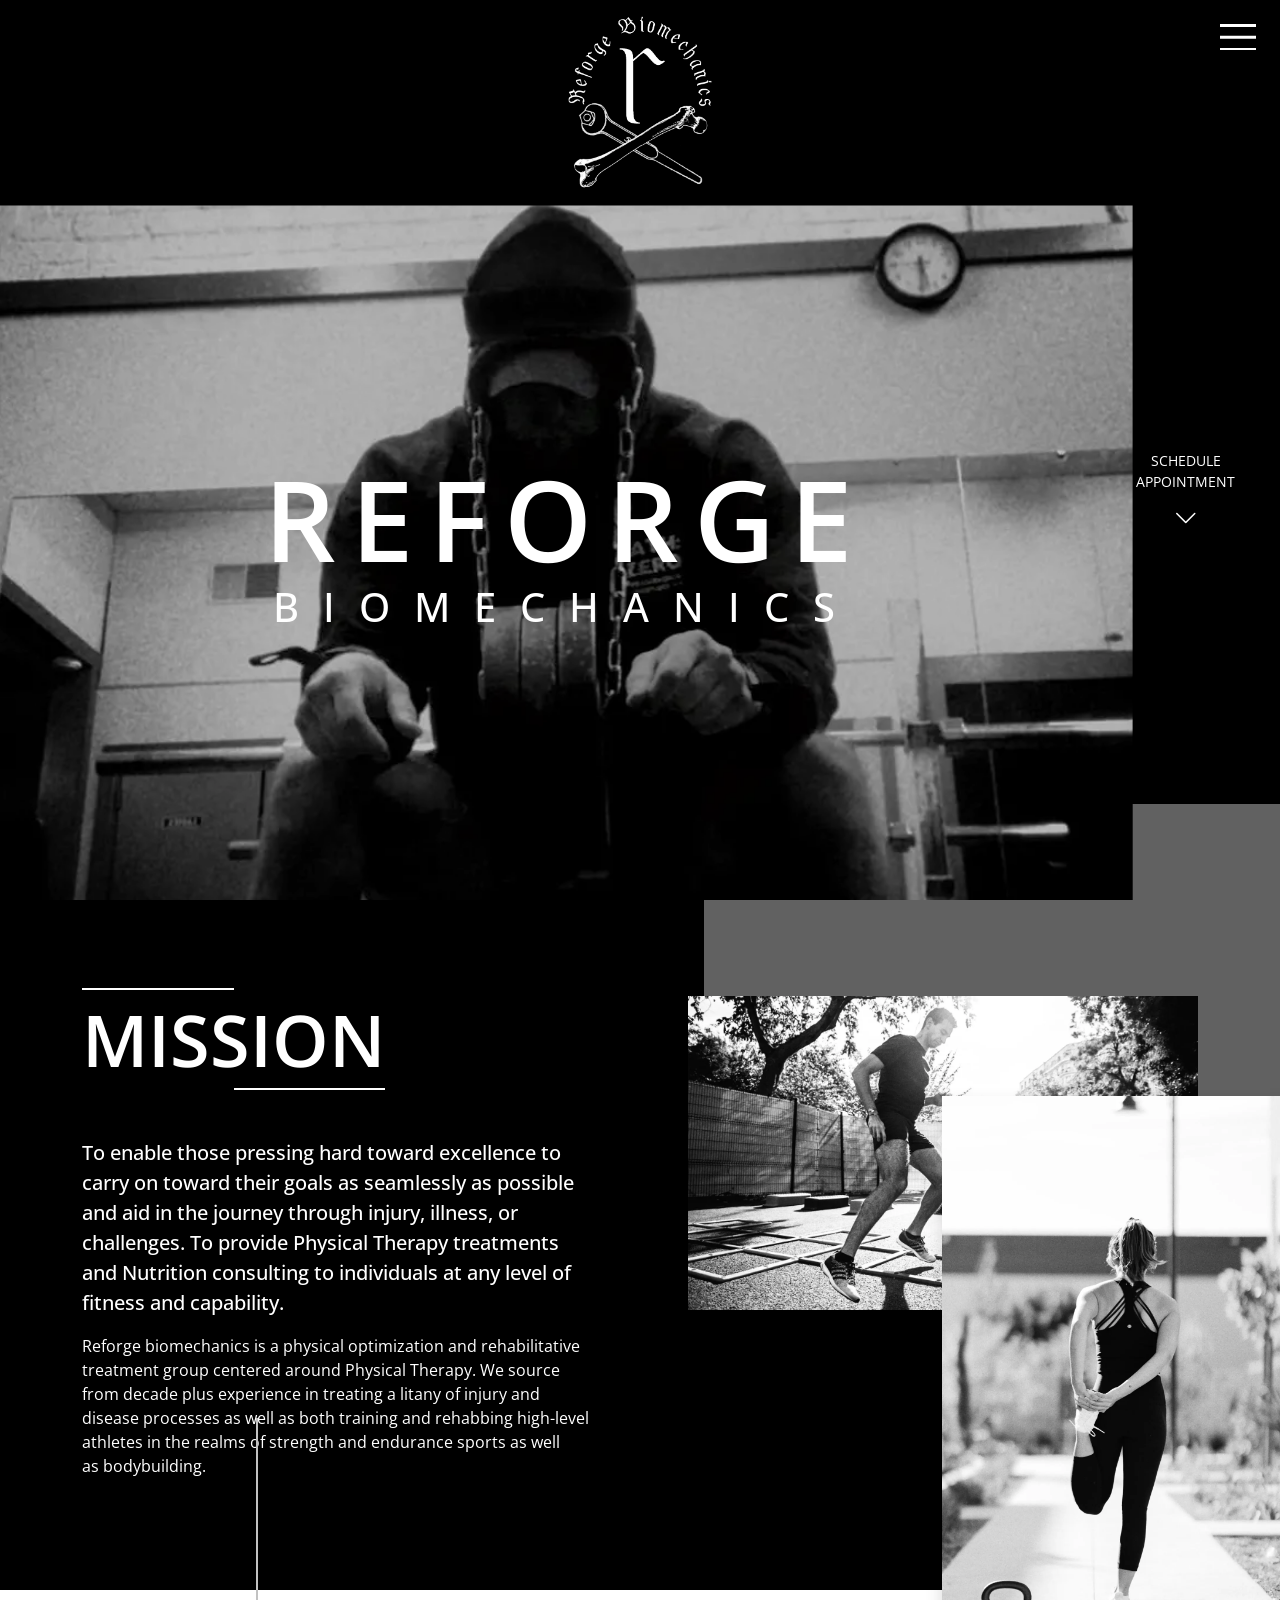
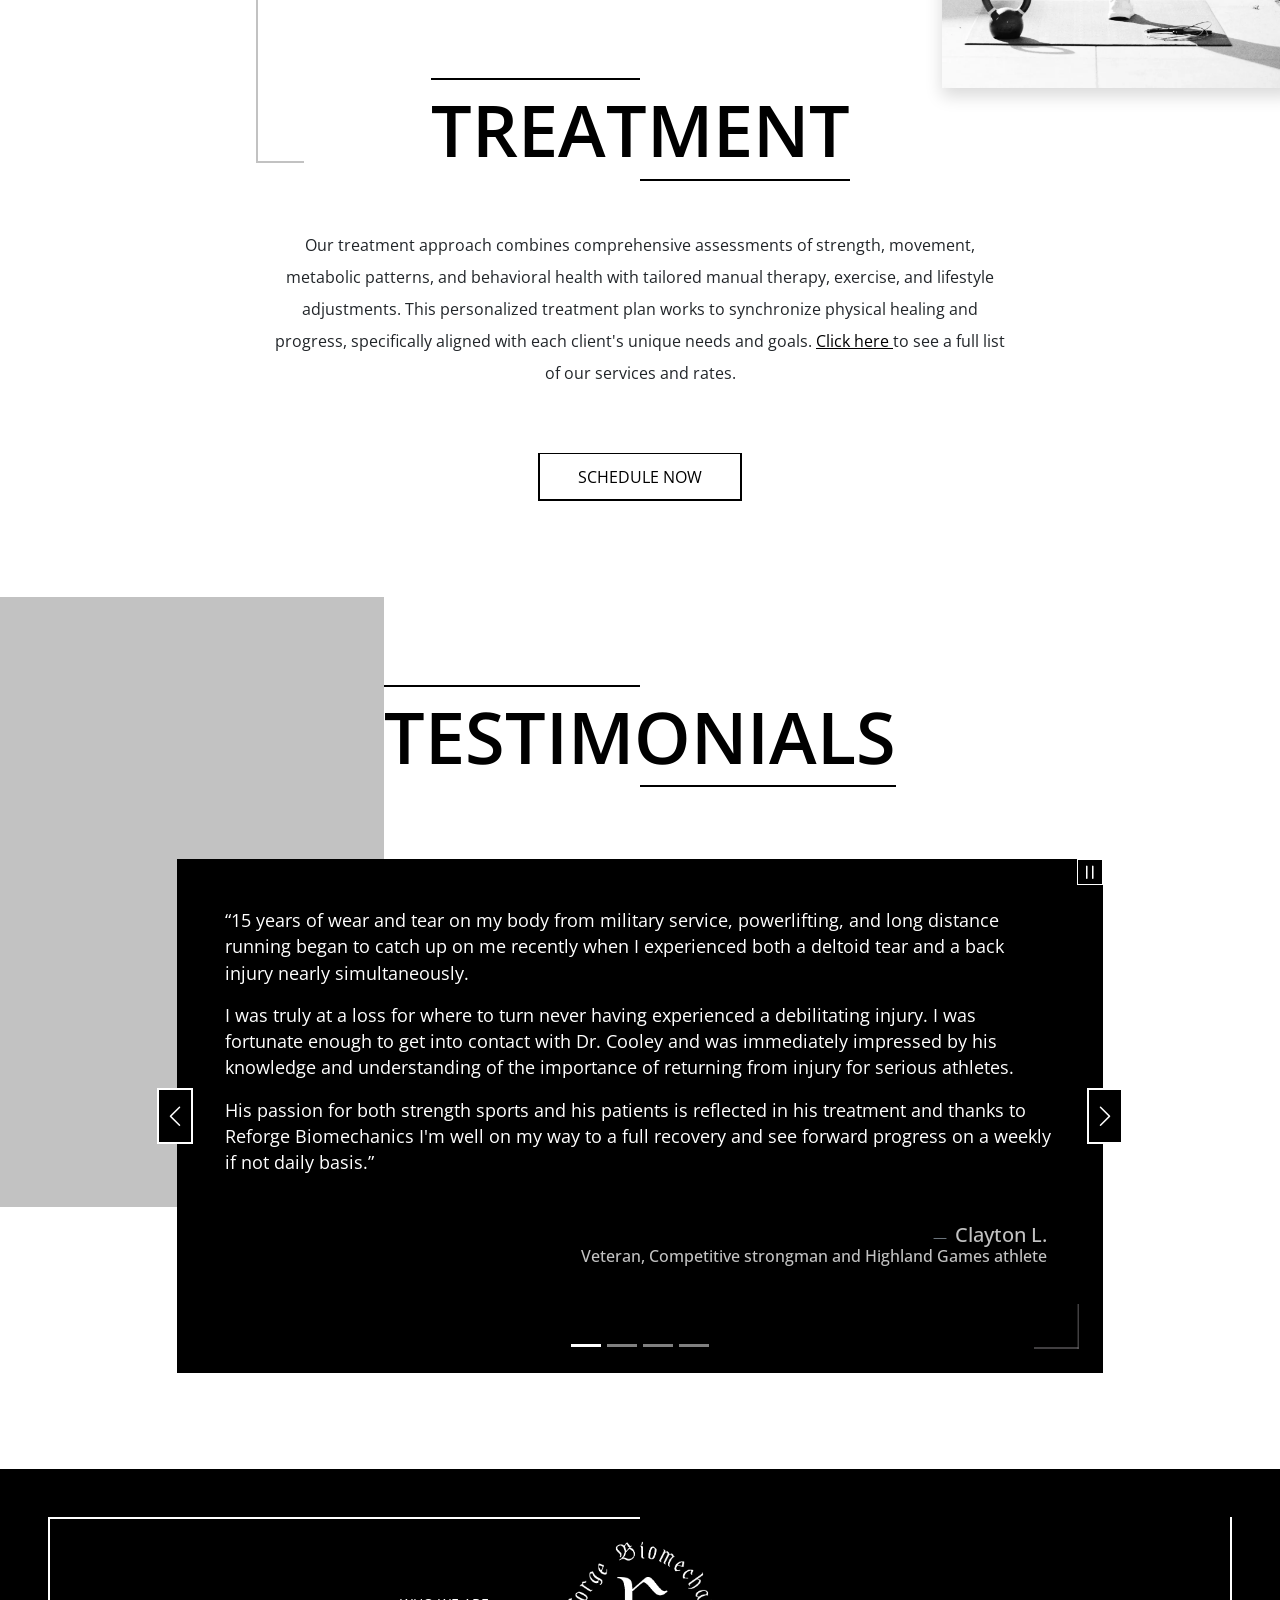
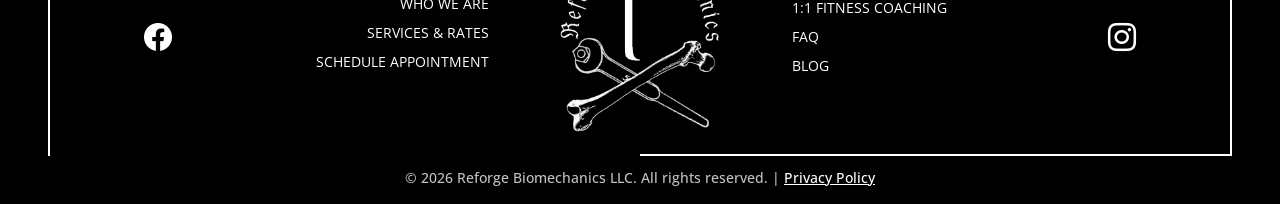
<file: index.html>
<!DOCTYPE html> <html lang="en"> <head> <meta charset="utf-8"> <meta name="viewport" content="width=device-width,initial-scale=1,shrink-to-fit=no"> <meta name="description" content="Reforge Biomechanics provides personalized physical therapy, nutrition consulting, and performance optimization for injury recovery, strength, and endurance athletes."> <link rel="apple-touch-icon" sizes="180x180" href="assets/media/global/favicon/apple-touch-icon.webp?ckcachebust=273CE54CC57B4464F2BCD8BB8B50EAC4"> <link rel="icon" type="image/webp" sizes="32x32" href="assets/media/global/favicon/favicon-32x32.webp?ckcachebust=0A2581CA7CD6BD1CC9CE571ABED2B0F4"> <link rel="icon" type="image/webp" sizes="16x16" href="assets/media/global/favicon/favicon-16x16.webp?ckcachebust=61E6CB32641F2F8ABFE95FE479D12E5C"> <link rel="manifest" href="assets/media/global/favicon/site.webmanifest?ckcachebust=7498E30910860CACD3222F6CDBD7D97B"> <title> Reforge Biomechanics </title> <link rel="preconnect" href="https://fonts.googleapis.com"> <link rel="preconnect" href="https://fonts.gstatic.com?ckcachebust=9F89B49E6E4B81EB9A3EF6A5D8924461" crossorigin> <link href="https://fonts.googleapis.com/css2?family=Open+Sans:ital,wght@0,300..800;1,300..800&display=swap" rel="stylesheet"> <link rel="preload" href="assets/fonts/bootstrap-icons.woff2" as="font" type="font/woff2" crossorigin> <link href="assets/css/main.css?ckcachebust=9322512F69A7465C15DC8EAD77C579D4" rel="stylesheet"> <script type="module" src="assets/js/main.js?ckcachebust=3195C3DCA4C553B5997D95C028F3B0F2"></script> <script type="module" src="assets/js/index.js?ckcachebust=AF6199888E699DEF13D82DDA8CD75C4D"></script> <script async src="https://www.googletagmanager.com/gtag/js?id=G-8SEBTFMG2Q&ckcachebust=816652170"></script> <script> window.dataLayer = window.dataLayer || [];
    function gtag() { dataLayer.push(arguments); }
    gtag('js', new Date());

    gtag('config', 'G-8SEBTFMG2Q'); </script> </head> <body id="main-index"> <a class="skip-link visually-hidden-focusable bg-secondary text-primary position-fixed top-0 start-0 p-2" href="#main-content" tabindex="1">Skip to main content</a> <nav id="main-nav" class="navbar navbar-dark bg-primary shadow fixed-top"> <div class="container-fluid"> <li class="nav-item nav-item-logo d-flex justify-content-lg-center align-items-center ms-3"> <a class="navbar-brand me-0" href="index.html"> <img class="nav-logo" src="assets/media/global/reforge-logo-white.webp" alt=""> </a> </li> <button class="navbar-toggler animated-toggler position-absolute top-0 end-0 mt-4 me-4" type="button" aria-controls="offcanvas-navbar"> <span class="burger-top"></span> <span class="burger-mdl"></span> <span class="burger-btm"></span> </button> <div id="offcanvas-navbar" class="offcanvas offcanvas-top bg-primary h-100" tabindex="-1" aria-labelledby="offcanvas-navbarLabel"> <div class="offcanvas-header"> <a href="index.html"> <img class="nav-logo" src="assets/media/global/reforge-logo-white.webp" alt=""> </a> <button class="btn-close btn-close-white" type="button" data-bs-dismiss="offcanvas" aria-label="Close"></button> </div> <div class="offcanvas-body bg-primary"> <ul class="navbar-nav align-items-center flex-grow-1"> <li class="nav-item mb-3"> <a class="nav-link fs-4 lh-1 text-secondary text-gray-hover" href="who-we-are/index.html">Who We Are</a> </li> <li class="nav-item mb-3"> <a class="nav-link fs-4 lh-1 text-secondary text-gray-hover" href="services-and-rates/index.html">Services & Rates</a> </li> <li class="nav-item mb-3"> <a class="nav-link fs-4 lh-1 text-secondary text-gray-hover" href="https://reforgebiomechanics.janeapp.com/locations/reforge-biomechanics/book" target="_blank" rel="noopener noreferrer">Schedule Appointment</a> </li> <li class="nav-item mb-3"> <a class="nav-link fs-4 lh-1 text-secondary text-gray-hover" href="https://reforgebiomechanics.janeapp.com/locations/reforge-biomechanics/book" target="_blank" rel="noopener noreferrer">1:1 Fitness Coaching</a> </li> <li class="nav-item mb-3"> <a class="nav-link fs-4 lh-1 text-secondary text-gray-hover" href="faq/index.html">FAQ</a> </li> <li class="nav-item mb-3"> <a class="nav-link fs-4 lh-1 text-secondary text-gray-hover" href="blog/index.html">Blog</a> </li> </ul> </div> </div> </div> </nav> <main id="main-content"> <section id="index-header" class="bg-primary"> <img class="header-logo" src="assets/media/global/reforge-logo-white.webp" alt="Reforge Biomechanics logo"> <div class="container-fluid h-100"> <div class="img-wrapper"> <img class="w-100" src="assets/media/pages/index/header-image.webp" alt="Man in hoodie with weights hanging around his neck"> <div class="content text-center w-100"> <div class="intro-heading text-center"> <h1 class="display-1 ls-5 ls-md-15 text-uppercase text-secondary">Reforge</h1> <p class="tagline fs-1 font-primary-bold text-uppercase text-center text-secondary mb-0">Biomechanics</p> </div> </div> </div> </div> <a class="schedule-wrapper text-decoration-none text-center position-absolute top-100 mt-3 mt-lg-0 top-lg-50 z-1" href="#treatment"> <p class="small text-uppercase text-center text-secondary mb-2">Schedule<br> Appointment</p> <i class="bi bi-chevron-down fs-4 text-secondary"></i> </a> </section> <section id="mission" class="bg-primary position-relative"> <div class="gray-box accent-container bg-gray w-45 h-25 h-lg-60 position-absolute top-0 end-0 mt-n6"></div> <div class="container pt-5 pt-lg-0"> <div class="row gx-lg-6"> <div class="col-lg-6 text-secondary"> <h2 class="section-heading display-2 text-uppercase text-white">Mission</h2> <p class="lead lh-base mt-5">To enable those pressing hard toward excellence to carry on toward their goals as seamlessly as possible and aid in the journey through injury, illness, or challenges. To provide Physical Therapy treatments and Nutrition consulting to individuals at any level of fitness and capability.</p> <p>Reforge biomechanics is a physical optimization and rehabilitative treatment group centered around Physical Therapy. We source from decade plus experience in treating a litany of injury and disease processes as well as both training and rehabbing high-level athletes in the realms of strength and endurance sports as well as bodybuilding.</p> </div> <div class="col-lg-6 position-relative"> <img class="img-fluid position-relative z-1" src="assets/media/pages/index/mission-image.webp" loading="lazy" alt="man exercising"> <img class="stretching shadow position-absolute top-35 top-md-45 top-lg-20 end-0 me-lg-n5 z-1" src="assets/media/pages/index/mission-2.webp" loading="lazy" alt="woman stretching"> </div> </div> </div> <div class="vert-line bg-gray"></div> </section> <section id="treatment" class="mt-5 mt-md-6 mt-lg-0"> <div class="container"> <div class="row justify-content-center"> <div class="col-lg-8 col-xxl2-7 text-center"> <h2 class="section-heading display-2 text-uppercase">Treatment</h2> <p class="lh-lg mt-5">Our treatment approach combines comprehensive assessments of strength, movement, metabolic patterns, and behavioral health with tailored manual therapy, exercise, and lifestyle adjustments. This personalized treatment plan works to synchronize physical healing and progress, specifically aligned with each client's unique needs and goals. <a class="link-underline link-underline-opacity-0-hover" href="services-and-rates/index.html">Click here <span class="visually-hidden">for list of services and rates</span></a> to see a full list of our services and rates.</p> <a class="btn btn-primary mt-5" href="https://reforgebiomechanics.janeapp.com/locations/reforge-biomechanics/book" target="_blank"> <div>Schedule Now <span class="visually-hidden">schedule an appointment</span></div> </a> </div> </div> </div> </section> <section id="testimonials" class="position-relative"> <div class="bg-gray position-absolute top-0 start-0 w-30 h-70"></div> <div class="container"> <div class="row justify-content-center gy-4"> <div class="col-12 text-center mb-5"> <h2 class="section-heading display-2 text-uppercase">Testimonials</h2> </div> <div class="col-lg-10"> <div id="testimonial-carousel" class="carousel slide" data-sa-slide="auto" data-bs-interval="10000" role="group" aria-roledescription="carousel" aria-label="Testimonial Carousel"> <div class="carousel-indicators"> <button class="active" type="button" data-bs-target="#testimonial-carousel" data-bs-slide-to="0" aria-label="Slide 1" aria-current="true"></button> <button type="button" data-bs-target="#testimonial-carousel" data-bs-slide-to="1" aria-label="Slide 2"></button> <button type="button" data-bs-target="#testimonial-carousel" data-bs-slide-to="2" aria-label="Slide 3"></button> <button type="button" data-bs-target="#testimonial-carousel" data-bs-slide-to="3" aria-label="Slide 4"></button> </div> <div class="carousel-inner" aria-live="off"> <div class="carousel-item active" role="group" aria-roledescription="slide" aria-label="1 of 4"> <div class="bg-primary accent-container text-secondary shadow p-4 pb-5 p-xl-5 h-100"> <figure> <blockquote class="blockquote"> <p class="small">“15 years of wear and tear on my body from military service, powerlifting, and long distance running began to catch up on me recently when I experienced both a deltoid tear and a back injury nearly simultaneously.</p> <p class="small">I was truly at a loss for where to turn never having experienced a debilitating injury. I was fortunate enough to get into contact with Dr. Cooley and was immediately impressed by his knowledge and understanding of the importance of returning from injury for serious athletes.</p> <p class="small">His passion for both strength sports and his patients is reflected in his treatment and thanks to Reforge Biomechanics I'm well on my way to a full recovery and see forward progress on a weekly if not daily basis.”</p> </blockquote> <figcaption class="blockquote-footer text-end pe-2 mt-5"> <span class="h5 text-gray">Clayton L.</span> <span class="h6 text-gray d-block">Veteran, Competitive strongman and Highland Games athlete</span> </figcaption> </figure> </div> </div> <div class="carousel-item" role="group" aria-roledescription="slide" aria-label="2 of 4"> <div class="bg-primary accent-container text-secondary shadow p-4 pb-5 p-xl-5 h-100"> <figure> <blockquote class="blockquote"> <p class="small">“5/5 - Exceptional Recovery & Expert Care</p> <p class="small">Nathanial Cooley at Reforge Biomechanics provided outstanding treatment for my rotator cuff injury, hamstring tear, and carpal tunnel. His approach is methodical, he doesn't just treat symptoms; he digs deep to find the root cause and fixes it for good.</p> <p class="small">As an athlete, I appreciated his expertise in athletic and lifting injuries. Nathaniel's own background as a trained lifter means he understands the demands of performance and recovery firsthand. Every session was tailored precisely to my needs, with clear explanations and no wasted time.</p> <p class="small">If you're serious about fixing injuries, not just masking them, Nathaniel is the therapist you want. Highly recommend for anyone, especially athletes looking for a PT who gets it.”</p> </blockquote> <figcaption class="blockquote-footer text-end pe-2 mt-5"> <span class="h5 text-gray">Shane C.</span> <span class="h6 text-gray d-block">Competitive Strongman Athlete, owner of Stronghold Muscle LLC</span> </figcaption> </figure> </div> </div> <div class="carousel-item" role="group" aria-roledescription="slide" aria-label="3 of 4"> <div class="bg-primary accent-container text-secondary shadow p-4 pb-5 p-xl-5 h-100"> <figure> <blockquote class="blockquote"> <p class="small">“Reforge has been a crucial component in keeping me upright and forward.</p> <p class="small">The amount of assistance I received in healing my shoulder, pec, back and calf has been mind blowing. Touring different “specialists” paying deductible after deductible, scheduling appointments after appointments, led me to no relief. Reforge has the knowledge and experience to get you right. I'm extremely hard on my body being a strength athlete and despite trying to injure myself to the max everday, reforge keeps up with the punches day in and day out.”</p> </blockquote> <figcaption class="blockquote-footer text-end pe-2 mt-5"> <span class="h5 text-gray">Jason G.</span> <span class="h6 text-gray d-block">Veteran, Competitive strongman athlete and owner of Fear Naught Strength Co</span> </figcaption> </figure> </div> </div> <div class="carousel-item" role="group" aria-roledescription="slide" aria-label="34of 4"> <div class="bg-primary accent-container text-secondary shadow p-4 pb-5 p-xl-5 h-100"> <figure> <blockquote class="blockquote"> <p class="small">“Dr. Cooley has done wonders for my various aches and pains.</p> <p class="small">After 9 years in Law Enforcement I had developed pain in my left knee, low back, and shoulders.</p> <p class="small">The good doctor took a holistic approach to my complaints. A core tenant of his philosophy is “A way, not the way.” The doctor tackled my complaints methodically and tested a variety of recommendations before arriving at a best course of action.</p> <p class="small">His patient care and bedside manner are unmatched. 10/10 would recommend.”</p> </blockquote> <figcaption class="blockquote-footer text-end pe-2 mt-5"> <span class="h5 text-gray">Will C.</span> <span class="h6 text-gray d-block">LEO, competitive strongman athlete</span> </figcaption> </figure> </div> </div> </div> <button class="carousel-control-prev" type="button" data-bs-target="#testimonial-carousel" data-bs-slide="prev"> <i class="bi bi-chevron-left fs-4 text-white" aria-hidden="true"></i> <span class="visually-hidden">Previous</span> </button> <button class="carousel-control-next" type="button" data-bs-target="#testimonial-carousel" data-bs-slide="next"> <i class="bi bi-chevron-right fs-4 text-white" aria-hidden="true"></i> <span class="visually-hidden">Next</span> </button> <button class="carousel-pause-play-btn p-0" type="button" hidden aria-controls="testimonial-carousel" aria-pressed="false" aria-label="Pause carousel"> <i class="bi bi-pause fs-4" aria-hidden="true"></i> </button> </div> </div> </div> </div> </section> </main> <div id="privacy-policy-modal" class="modal fade" tabindex="-1"> <div class="modal-dialog modal-lg"> <div class="modal-content"> <div class="modal-body position-relative p-0"> <i class="bi bi-x-lg fs-4 lh-1 text-primary position-absolute top-0 end-0 p-2 opacity-50-hover z-1" type="button" data-bs-dismiss="modal" aria-label="Close"></i> <div class="bg-gray accent-container shadow p-3 p-md-4 h-100"> <p class="h4 text-uppercase text-primary text-decoration-underline mb-4">Privacy Policy</p> <p class="font-primary-bold">No mobile information will be shared with third parties/affiliates for marketing/promotional purposes. All other categories exclude text messaging originator opt-in data and consent; this information will not be shared with any third parties</p> </div> </div> </div> </div> </div> <footer class="bg-primary p-4 p-lg-5"> <div id="footer-wrapper" class="mb-3 mb-lg-0"> <div class="top-line"></div> <a class="position-absolute top-0 top-lg-50 start-0 translate-middle-lg-y mt-5 mt-lg-0 ms-5 ms-lg-6 z-1" href="https://www.facebook.com/profile.php?id=61575986151560" target="_blank" aria-label="Facebook"> <i class="bi bi-facebook text-secondary fs-3 text-gray-hover"></i> </a> <div class="container position-relative p-4"> <div id="footer-main" class="row justify-content-center"> <div class="col-6 col-lg-4 text-center text-lg-end align-content-center order-2 order-lg-1"> <a class="small text-uppercase text-secondary text-decoration-none d-block w-fit-content mb-2 text-gray-hover mx-auto me-lg-0" href="who-we-are/index.html">Who We Are</a> <a class="small text-uppercase text-secondary text-decoration-none d-block w-fit-content mb-2 text-gray-hover mx-auto me-lg-0" href="services-and-rates/index.html">Services & Rates</a> <a class="small text-uppercase text-secondary text-decoration-none d-block w-fit-content mb-2 text-gray-hover mx-auto me-lg-0" href="https://reforgebiomechanics.janeapp.com/locations/reforge-biomechanics/book" target="_blank">Schedule Appointment</a> </div> <div class="col-lg-3 text-center order-1 order-lg-2 mb-3 mb-lg-0"> <img class="footer-logo" src="assets/media/global/reforge-logo-white.webp" alt=""> </div> <div class="col-6 col-lg-4 text-center text-lg-start align-content-center order-3"> <a class="small text-uppercase text-secondary text-decoration-none d-block w-fit-content mb-2 text-gray-hover mx-auto ms-lg-0" href="https://reforgebiomechanics.janeapp.com/locations/reforge-biomechanics/book" target="_blank">1:1 Fitness Coaching</a> <a class="small text-uppercase text-secondary text-decoration-none d-block w-fit-content mb-2 text-gray-hover mx-auto ms-lg-0" href="faq/index.html">FAQ</a> <a class="small text-uppercase text-secondary text-decoration-none d-block w-fit-content mb-0 text-gray-hover mx-auto ms-lg-0" href="blog/index.html">Blog</a> </div> </div> </div> <a class="position-absolute top-0 top-lg-50 end-0 translate-middle-lg-y mt-5 mt-lg-0 me-5 me-lg-6 z-1" href="https://www.instagram.com/reforgebiomechanics/" target="_blank" aria-label="Instagram"> <i class="bi bi-instagram text-secondary fs-3 text-gray-hover"></i> </a> <div class="btm-line"></div> </div> <h6 id="copyright" class="position-absolute bottom-0 start-50 translate-middle-x w-100 text-center small lh-base text-gray mb-3"> &copy; <span id="current-year"></span> Reforge Biomechanics LLC. All rights reserved. | <a class="text-secondary link-underline-white link-underline-opacity-0-hover" href="#" data-bs-toggle="modal" data-bs-target="#privacy-policy-modal">Privacy Policy</a></h6> </footer> </body> </html>
</file>
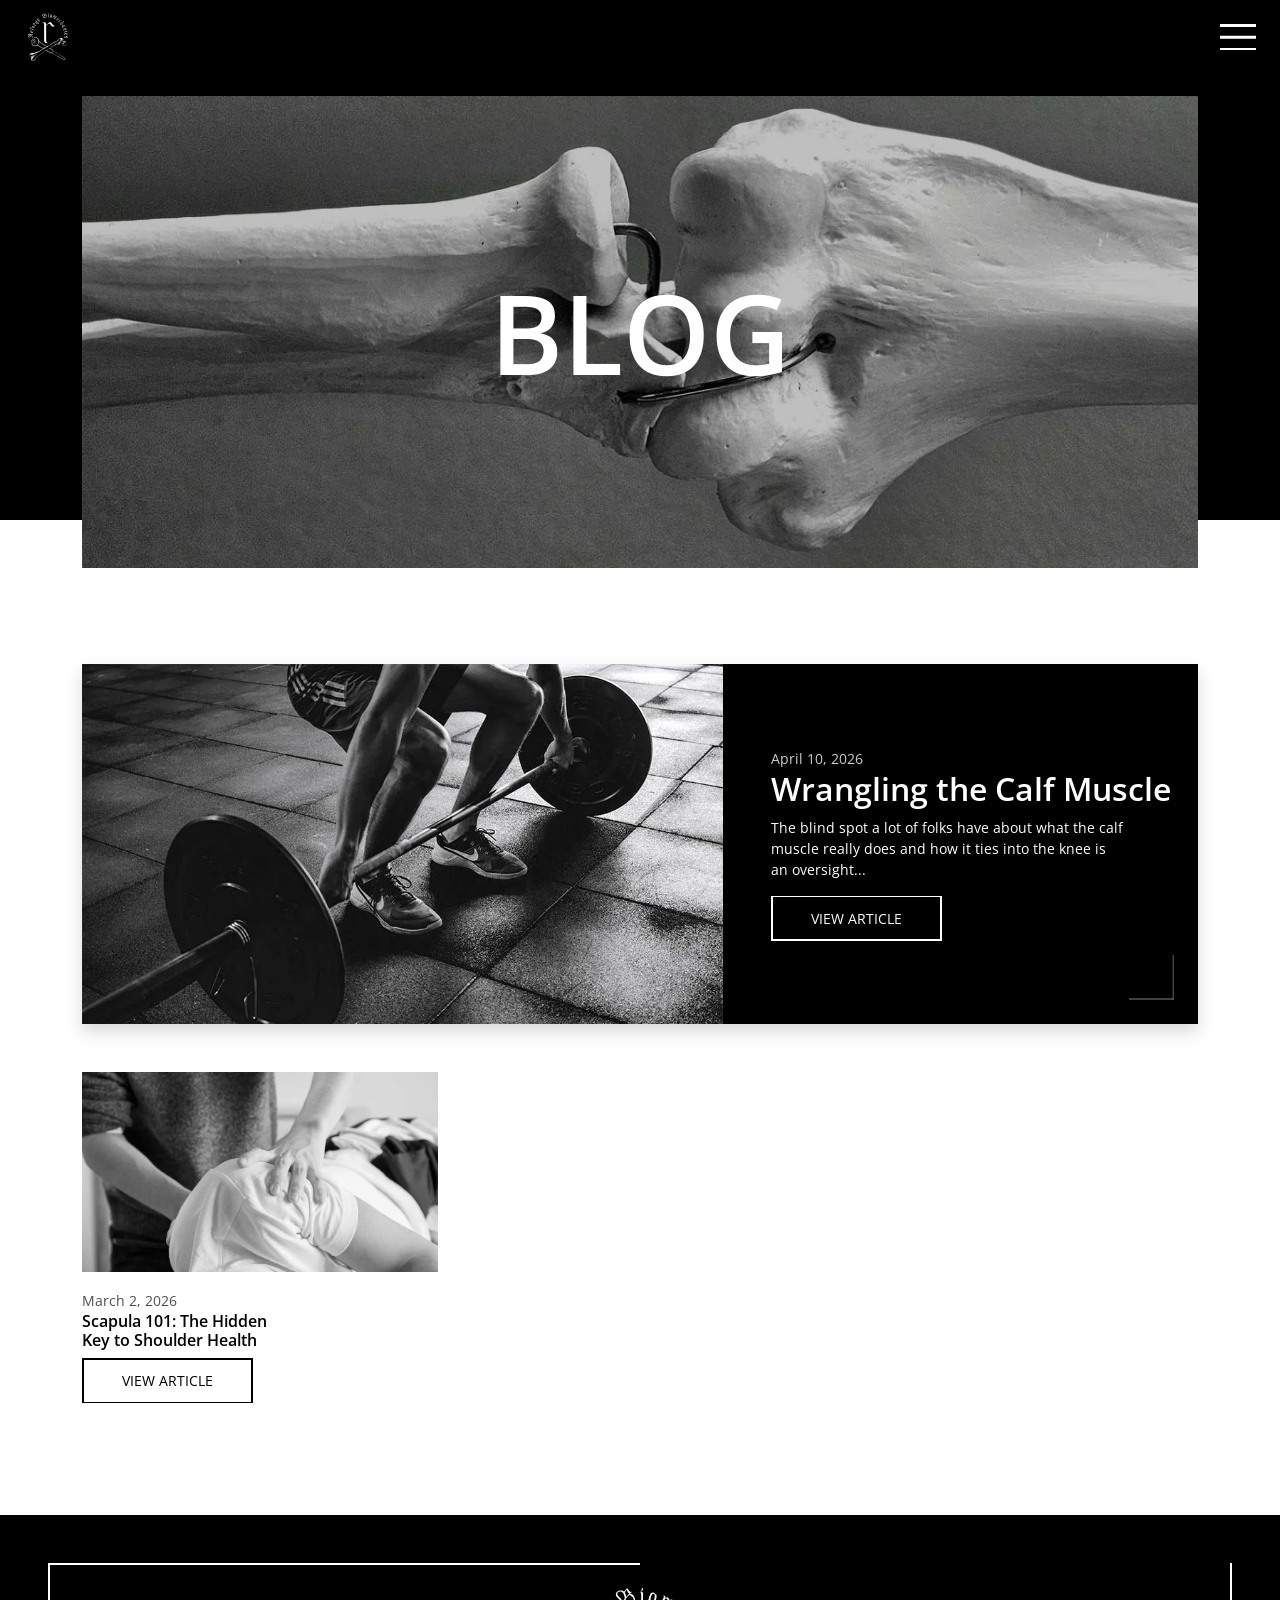
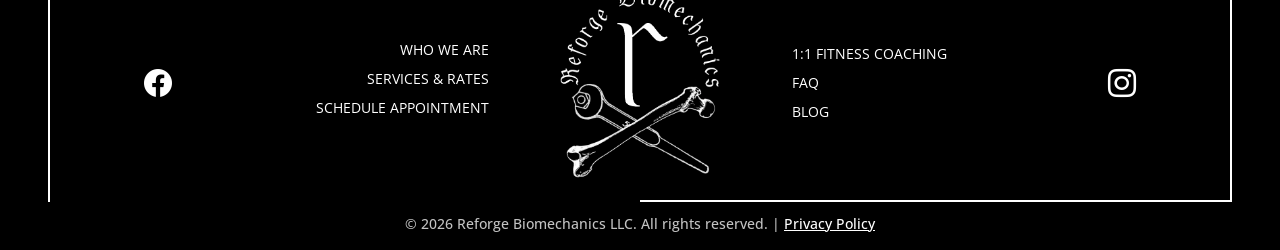
<file: blog/index.html>
<!DOCTYPE html> <html lang="en"> <head> <meta charset="utf-8"> <meta name="viewport" content="width=device-width,initial-scale=1,shrink-to-fit=no"> <meta name="description" content="Explore Reforge Biomechanics blog articles for expert insights on strength training, movement, performance, and injury prevention."> <link rel="apple-touch-icon" sizes="180x180" href="../assets/media/global/favicon/apple-touch-icon.webp?ckcachebust=273CE54CC57B4464F2BCD8BB8B50EAC4"> <link rel="icon" type="image/webp" sizes="32x32" href="../assets/media/global/favicon/favicon-32x32.webp?ckcachebust=816652169"> <link rel="icon" type="image/webp" sizes="16x16" href="../assets/media/global/favicon/favicon-16x16.webp?ckcachebust=816652169"> <link rel="manifest" href="../assets/media/global/favicon/site.webmanifest?ckcachebust=7498E30910860CACD3222F6CDBD7D97B"> <title> Blog | Reforge Biomechanics </title> <link rel="preconnect" href="https://fonts.googleapis.com"> <link rel="preconnect" href="https://fonts.gstatic.com?ckcachebust=3BAC3955DF083F05F22216471CB87FE0" crossorigin> <link href="https://fonts.googleapis.com/css2?family=Open+Sans:ital,wght@0,300..800;1,300..800&display=swap" rel="stylesheet"> <link rel="preload" href="../assets/fonts/bootstrap-icons.woff2" as="font" type="font/woff2" crossorigin> <link href="../assets/css/main.css?ckcachebust=9322512F69A7465C15DC8EAD77C579D4" rel="stylesheet"> <script type="module" src="../assets/js/main.js?ckcachebust=3195C3DCA4C553B5997D95C028F3B0F2"></script> <script type="module" src="../assets/js/blog.js?ckcachebust=C25415B517942709CAE7BF51BA3E6F73"></script> <script async src="https://www.googletagmanager.com/gtag/js?id=G-8SEBTFMG2Q&ckcachebust=816652169"></script> <script> window.dataLayer = window.dataLayer || [];
    function gtag() { dataLayer.push(arguments); }
    gtag('js', new Date());

    gtag('config', 'G-8SEBTFMG2Q'); </script> </head> <body id="blog"> <a class="skip-link visually-hidden-focusable bg-secondary text-primary position-fixed top-0 start-0 p-2" href="#main-content" tabindex="1">Skip to main content</a> <nav id="main-nav" class="navbar navbar-dark bg-primary shadow fixed-top"> <div class="container-fluid"> <li class="nav-item nav-item-logo d-flex justify-content-lg-center align-items-center ms-3"> <a class="navbar-brand me-0" href="../index.html"> <img class="nav-logo" src="../assets/media/global/reforge-logo-white.webp" alt=""> </a> </li> <button class="navbar-toggler animated-toggler position-absolute top-0 end-0 mt-4 me-4" type="button" aria-controls="offcanvas-navbar"> <span class="burger-top"></span> <span class="burger-mdl"></span> <span class="burger-btm"></span> </button> <div id="offcanvas-navbar" class="offcanvas offcanvas-top bg-primary h-100" tabindex="-1" aria-labelledby="offcanvas-navbarLabel"> <div class="offcanvas-header"> <a href="../index.html"> <img class="nav-logo" src="../assets/media/global/reforge-logo-white.webp" alt=""> </a> <button class="btn-close btn-close-white" type="button" data-bs-dismiss="offcanvas" aria-label="Close"></button> </div> <div class="offcanvas-body bg-primary"> <ul class="navbar-nav align-items-center flex-grow-1"> <li class="nav-item mb-3"> <a class="nav-link fs-4 lh-1 text-secondary text-gray-hover" href="../who-we-are/index.html">Who We Are</a> </li> <li class="nav-item mb-3"> <a class="nav-link fs-4 lh-1 text-secondary text-gray-hover active" href="../services-and-rates/index.html">Services & Rates</a> </li> <li class="nav-item mb-3"> <a class="nav-link fs-4 lh-1 text-secondary text-gray-hover" href="https://reforgebiomechanics.janeapp.com/locations/reforge-biomechanics/book" target="_blank" rel="noopener noreferrer">Schedule Appointment</a> </li> <li class="nav-item mb-3"> <a class="nav-link fs-4 lh-1 text-secondary text-gray-hover" href="https://reforgebiomechanics.janeapp.com/locations/reforge-biomechanics/book" target="_blank" rel="noopener noreferrer">1:1 Fitness Coaching</a> </li> <li class="nav-item mb-3"> <a class="nav-link fs-4 lh-1 text-secondary text-gray-hover" href="../faq/index.html">FAQ</a> </li> <li class="nav-item mb-3"> <a class="nav-link fs-4 lh-1 text-secondary text-gray-hover" href="../blog/index.html">Blog</a> </li> </ul> </div> </div> </div> </nav> <main id="main-content"> <section class="interior-header bg-primary pb-0"> <div class="container"> <div class="row"> <div class="col"> <div class="header-wrapper position-relative mb-n5"> <h1 class="display-1 lh-1 text-uppercase w-100 text-center text-secondary position-absolute top-50 start-50 translate-middle z-1">Blog</h1> <picture> <source media="(min-width: 1400px)" srcset="../assets/media/pages/blog/blog-header-lg.webp" type="image/webp"> <source media="(min-width: 768px)" srcset="../assets/media/pages/blog/blog-header-md.webp" type="image/webp"> <source media="(max-width: 767.98px)" srcset="../assets/media/pages/blog/blog-header-sm.webp" type="image/webp"> <img class="w-100" src="../assets/media/pages/blog/blog-header-lg.jpg" alt=""> </picture> </div> </div> </div> </div> </section> <section class="position-relative mt-lg-5"> <div class="container"> <div class="row justify-content-center"> <div class="col-xxl2-10"> <div id="featured-post" class="row"> </div> <div id="older-posts" class="row row-cols-1 row-cols-md-2 row-cols-xl-3 mt-5"> </div> </div> </div> </div> </section> </main> <div id="privacy-policy-modal" class="modal fade" tabindex="-1"> <div class="modal-dialog modal-lg"> <div class="modal-content"> <div class="modal-body position-relative p-0"> <i class="bi bi-x-lg fs-4 lh-1 text-primary position-absolute top-0 end-0 p-2 opacity-50-hover z-1" type="button" data-bs-dismiss="modal" aria-label="Close"></i> <div class="bg-gray accent-container shadow p-3 p-md-4 h-100"> <p class="h4 text-uppercase text-primary text-decoration-underline mb-4">Privacy Policy</p> <p class="font-primary-bold">No mobile information will be shared with third parties/affiliates for marketing/promotional purposes. All other categories exclude text messaging originator opt-in data and consent; this information will not be shared with any third parties</p> </div> </div> </div> </div> </div> <footer class="bg-primary p-4 p-lg-5"> <div id="footer-wrapper" class="mb-3 mb-lg-0"> <div class="top-line"></div> <a class="position-absolute top-0 top-lg-50 start-0 translate-middle-lg-y mt-5 mt-lg-0 ms-5 ms-lg-6 z-1" href="https://www.facebook.com/profile.php?id=61575986151560" target="_blank" aria-label="Facebook"> <i class="bi bi-facebook text-secondary fs-3 text-gray-hover"></i> </a> <div class="container position-relative p-4"> <div id="footer-main" class="row justify-content-center"> <div class="col-6 col-lg-4 text-center text-lg-end align-content-center order-2 order-lg-1"> <a class="small text-uppercase text-secondary text-decoration-none d-block w-fit-content mb-2 text-gray-hover mx-auto me-lg-0" href="../who-we-are/index.html">Who We Are</a> <a class="small text-uppercase text-secondary text-decoration-none d-block w-fit-content mb-2 text-gray-hover mx-auto me-lg-0" href="../services-and-rates/index.html">Services & Rates</a> <a class="small text-uppercase text-secondary text-decoration-none d-block w-fit-content mb-2 text-gray-hover mx-auto me-lg-0" href="https://reforgebiomechanics.janeapp.com/locations/reforge-biomechanics/book" target="_blank">Schedule Appointment</a> </div> <div class="col-lg-3 text-center order-1 order-lg-2 mb-3 mb-lg-0"> <img class="footer-logo" src="../assets/media/global/reforge-logo-white.webp" alt=""> </div> <div class="col-6 col-lg-4 text-center text-lg-start align-content-center order-3"> <a class="small text-uppercase text-secondary text-decoration-none d-block w-fit-content mb-2 text-gray-hover mx-auto ms-lg-0" href="https://reforgebiomechanics.janeapp.com/locations/reforge-biomechanics/book" target="_blank">1:1 Fitness Coaching</a> <a class="small text-uppercase text-secondary text-decoration-none d-block w-fit-content mb-2 text-gray-hover mx-auto ms-lg-0" href="../faq/index.html">FAQ</a> <a class="small text-uppercase text-secondary text-decoration-none d-block w-fit-content mb-0 text-gray-hover mx-auto ms-lg-0" href="../blog/index.html">Blog</a> </div> </div> </div> <a class="position-absolute top-0 top-lg-50 end-0 translate-middle-lg-y mt-5 mt-lg-0 me-5 me-lg-6 z-1" href="https://www.instagram.com/reforgebiomechanics/" target="_blank" aria-label="Instagram"> <i class="bi bi-instagram text-secondary fs-3 text-gray-hover"></i> </a> <div class="btm-line"></div> </div> <h6 id="copyright" class="position-absolute bottom-0 start-50 translate-middle-x w-100 text-center small lh-base text-gray mb-3"> &copy; <span id="current-year"></span> Reforge Biomechanics LLC. All rights reserved. | <a class="text-secondary link-underline-white link-underline-opacity-0-hover" href="#" data-bs-toggle="modal" data-bs-target="#privacy-policy-modal">Privacy Policy</a></h6> </footer> </body> </html>
</file>
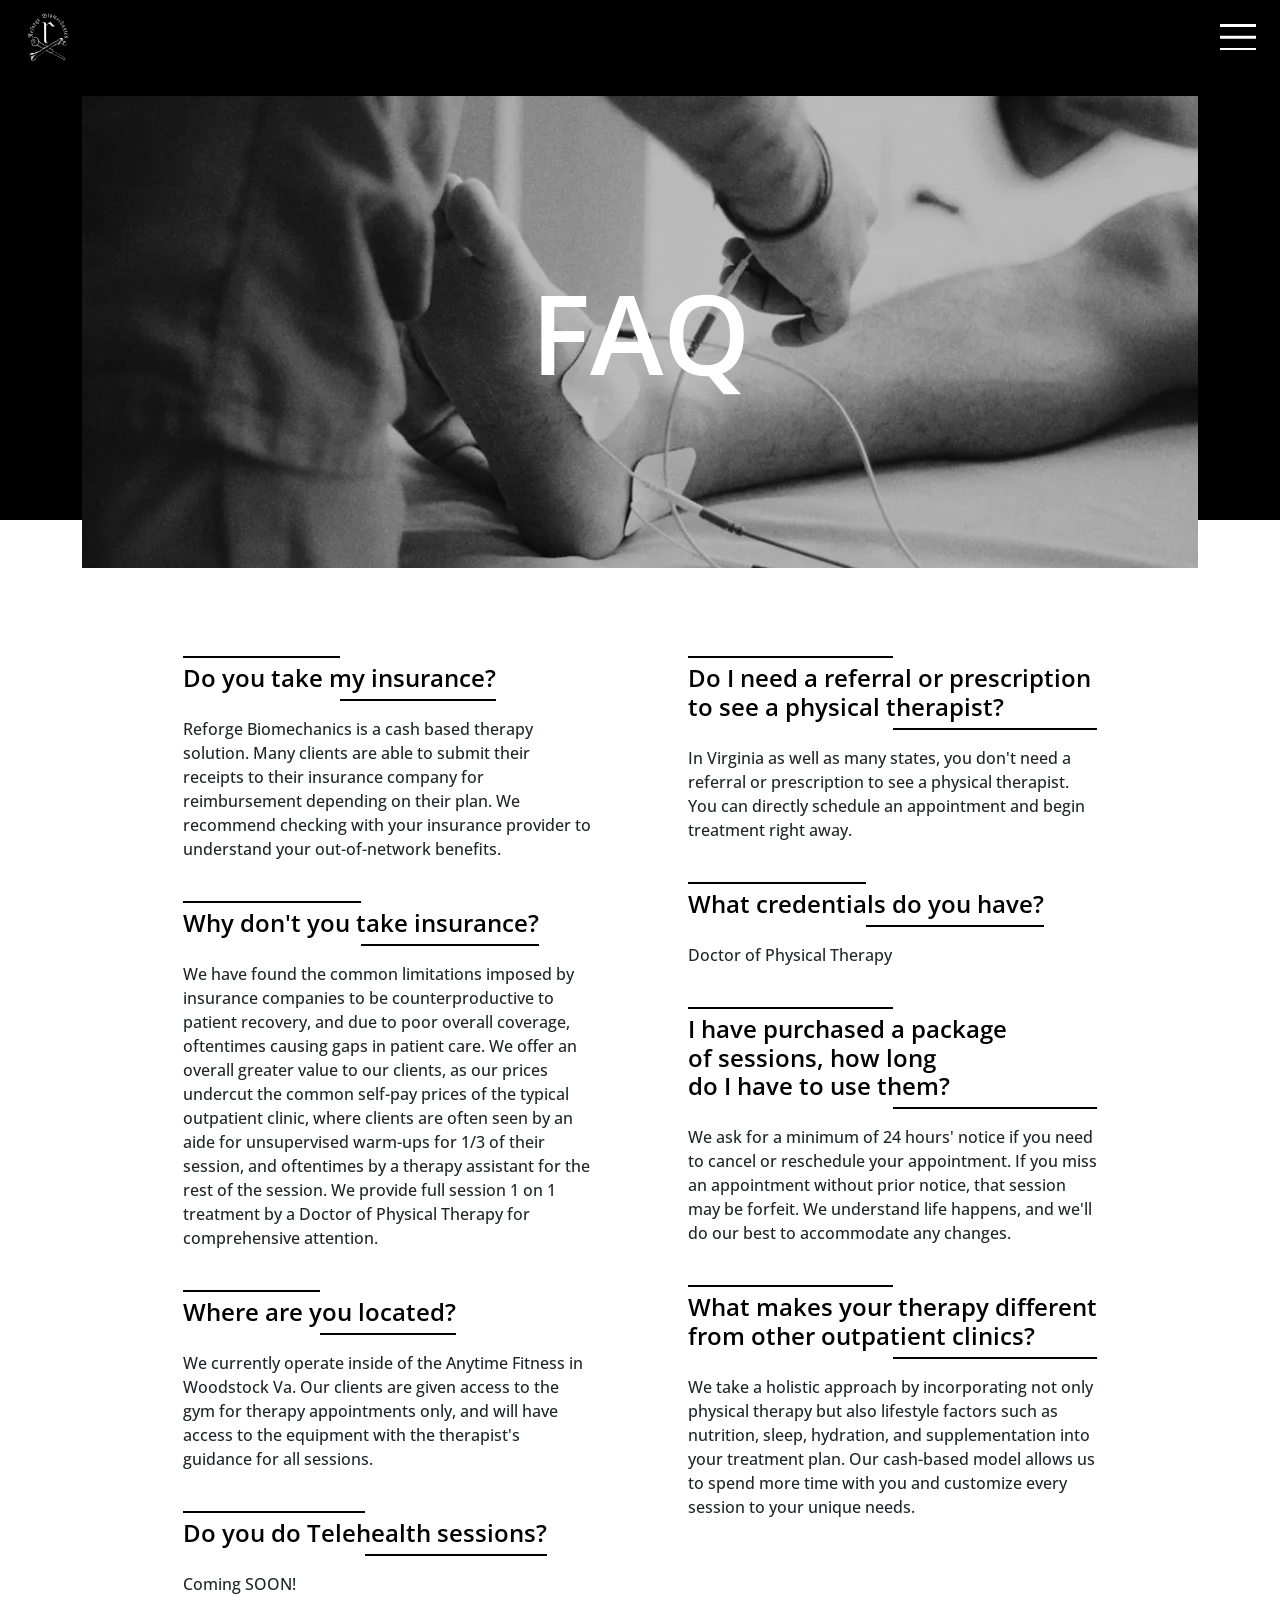
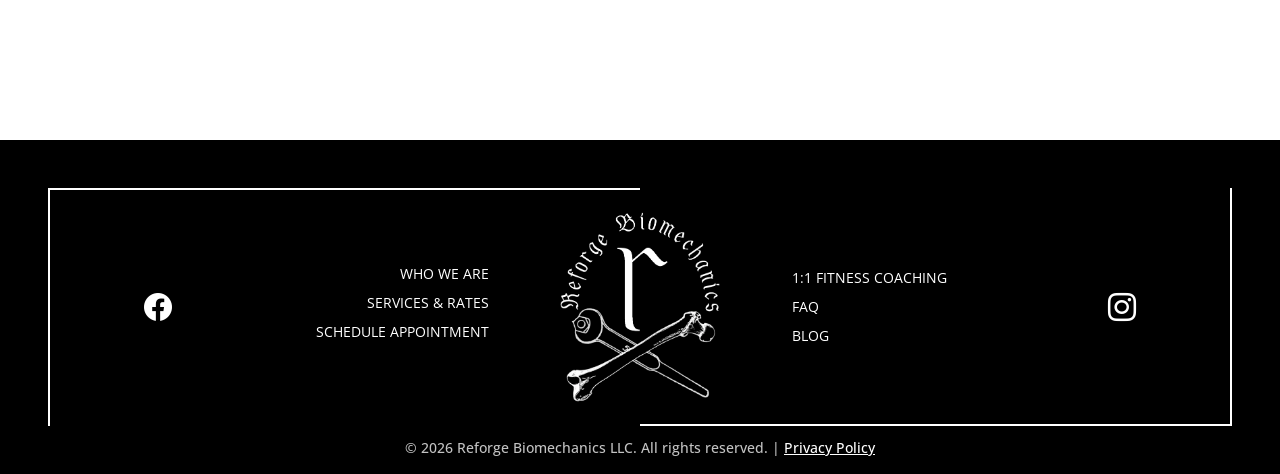
<file: faq/index.html>
<!DOCTYPE html> <html lang="en"> <head> <meta charset="utf-8"> <meta name="viewport" content="width=device-width,initial-scale=1,shrink-to-fit=no"> <meta name="description" content="Find answers to frequently asked questions about Reforge Biomechanics, including insurance, locations, referrals, telehealth, credentials, and cash-based physical therapy."> <link rel="apple-touch-icon" sizes="180x180" href="../assets/media/global/favicon/apple-touch-icon.webp?ckcachebust=273CE54CC57B4464F2BCD8BB8B50EAC4"> <link rel="icon" type="image/webp" sizes="32x32" href="../assets/media/global/favicon/favicon-32x32.webp?ckcachebust=816652169"> <link rel="icon" type="image/webp" sizes="16x16" href="../assets/media/global/favicon/favicon-16x16.webp?ckcachebust=816652169"> <link rel="manifest" href="../assets/media/global/favicon/site.webmanifest?ckcachebust=7498E30910860CACD3222F6CDBD7D97B"> <title> Frequently Asked Questions | Reforge Biomechanics </title> <link rel="preconnect" href="https://fonts.googleapis.com"> <link rel="preconnect" href="https://fonts.gstatic.com?ckcachebust=9E0573ECB4A0800788A3AA64AD731BBC" crossorigin> <link href="https://fonts.googleapis.com/css2?family=Open+Sans:ital,wght@0,300..800;1,300..800&display=swap" rel="stylesheet"> <link rel="preload" href="../assets/fonts/bootstrap-icons.woff2" as="font" type="font/woff2" crossorigin> <link href="../assets/css/main.css?ckcachebust=9322512F69A7465C15DC8EAD77C579D4" rel="stylesheet"> <script type="module" src="../assets/js/main.js?ckcachebust=3195C3DCA4C553B5997D95C028F3B0F2"></script> <script async src="https://www.googletagmanager.com/gtag/js?id=G-8SEBTFMG2Q&ckcachebust=816652169"></script> <script> window.dataLayer = window.dataLayer || [];
    function gtag() { dataLayer.push(arguments); }
    gtag('js', new Date());

    gtag('config', 'G-8SEBTFMG2Q'); </script> </head> <body id="faq"> <a class="skip-link visually-hidden-focusable bg-secondary text-primary position-fixed top-0 start-0 p-2" href="#main-content" tabindex="1">Skip to main content</a> <nav id="main-nav" class="navbar navbar-dark bg-primary shadow fixed-top"> <div class="container-fluid"> <li class="nav-item nav-item-logo d-flex justify-content-lg-center align-items-center ms-3"> <a class="navbar-brand me-0" href="../index.html"> <img class="nav-logo" src="../assets/media/global/reforge-logo-white.webp" alt=""> </a> </li> <button class="navbar-toggler animated-toggler position-absolute top-0 end-0 mt-4 me-4" type="button" aria-controls="offcanvas-navbar"> <span class="burger-top"></span> <span class="burger-mdl"></span> <span class="burger-btm"></span> </button> <div id="offcanvas-navbar" class="offcanvas offcanvas-top bg-primary h-100" tabindex="-1" aria-labelledby="offcanvas-navbarLabel"> <div class="offcanvas-header"> <a href="../index.html"> <img class="nav-logo" src="../assets/media/global/reforge-logo-white.webp" alt=""> </a> <button class="btn-close btn-close-white" type="button" data-bs-dismiss="offcanvas" aria-label="Close"></button> </div> <div class="offcanvas-body bg-primary"> <ul class="navbar-nav align-items-center flex-grow-1"> <li class="nav-item mb-3"> <a class="nav-link fs-4 lh-1 text-secondary text-gray-hover" href="../who-we-are/index.html">Who We Are</a> </li> <li class="nav-item mb-3"> <a class="nav-link fs-4 lh-1 text-secondary text-gray-hover" href="../services-and-rates/index.html">Services & Rates</a> </li> <li class="nav-item mb-3"> <a class="nav-link fs-4 lh-1 text-secondary text-gray-hover" href="https://reforgebiomechanics.janeapp.com/locations/reforge-biomechanics/book" target="_blank" rel="noopener noreferrer">Schedule Appointment</a> </li> <li class="nav-item mb-3"> <a class="nav-link fs-4 lh-1 text-secondary text-gray-hover" href="https://reforgebiomechanics.janeapp.com/locations/reforge-biomechanics/book" target="_blank" rel="noopener noreferrer">1:1 Fitness Coaching</a> </li> <li class="nav-item mb-3"> <a class="nav-link fs-4 lh-1 text-secondary text-gray-hover" href="../faq/index.html">FAQ</a> </li> <li class="nav-item mb-3"> <a class="nav-link fs-4 lh-1 text-secondary text-gray-hover" href="../blog/index.html">Blog</a> </li> </ul> </div> </div> </div> </nav> <main id="main-content"> <section class="interior-header bg-primary pb-0"> <div class="container"> <div class="row"> <div class="col"> <div class="header-wrapper position-relative mb-n5"> <h1 class="display-1 lh-1 text-uppercase w-100 text-center text-secondary position-absolute top-50 start-50 translate-middle z-1">FAQ</h1> <picture> <source media="(min-width: 1400px)" srcset="../assets/media/pages/faq/faq-header-lg.webp" type="image/webp"> <source media="(min-width: 768px)" srcset="../assets/media/pages/faq/faq-header-md.webp" type="image/webp"> <source media="(max-width: 767.98px)" srcset="../assets/media/pages/faq/faq-header-sm.webp" type="image/webp"> <img class="w-100" src="../assets/media/pages/faq/faq-header-lg.jpg" alt=""> </picture> </div> </div> </div> </div> </section> <section class="mt-5"> <div class="container"> <div class="row justify-content-center gx-xl-6"> <div class="col-md-6 col-xl-5"> <h2 class="section-heading fs-4 mb-4">Do you take my insurance?</h2> <p class="font-primary-bold mb-5">Reforge Biomechanics is a cash based therapy solution. Many clients are able to submit their receipts to their insurance company for reimbursement depending on their plan. We recommend checking with your insurance provider to understand your out-of-network benefits.</p> <h2 class="section-heading fs-4 mb-4">Why don't you take insurance?</h2> <p class="font-primary-bold mb-5">We have found the common limitations imposed by insurance companies to be counterproductive to patient recovery, and due to poor overall coverage, oftentimes causing gaps in patient care. We offer an overall greater value to our clients, as our prices undercut the common self-pay prices of the typical outpatient clinic, where clients are often seen by an aide for unsupervised warm-ups for 1/3 of their session, and oftentimes by a therapy assistant for the rest of the session. We provide full session 1 on 1 treatment by a Doctor of Physical Therapy for comprehensive attention.</p> <h2 class="section-heading fs-4 mb-4">Where are you located?</h2> <p class="font-primary-bold mb-5">We currently operate inside of the Anytime Fitness in Woodstock Va. Our clients are given access to the gym for therapy appointments only, and will have access to the equipment with the therapist's guidance for all sessions. </p> <h2 class="section-heading fs-4 mb-4">Do you do Telehealth sessions?</h2> <p class="font-primary-bold mb-5">Coming SOON!</p> </div> <div class="col-md-6 col-xl-5"> <h2 class="section-heading fs-4 mb-4">Do I need a referral or prescription to see a physical therapist?</h2> <p class="font-primary-bold mb-5">In Virginia as well as many states, you don't need a referral or prescription to see a physical therapist. You can directly schedule an appointment and begin treatment right away. </p> <h2 class="section-heading fs-4 mb-4">What credentials do you have?</h2> <p class="font-primary-bold mb-5">Doctor of Physical Therapy</p> <h2 class="section-heading fs-4 mb-4">I have purchased a package of sessions, how long do I have to use them?</h2> <p class="font-primary-bold mb-5">We ask for a minimum of 24 hours' notice if you need to cancel or reschedule your appointment. If you miss an appointment without prior notice, that session may be forfeit. We understand life happens, and we'll do our best to accommodate any changes.</p> <h2 class="section-heading fs-4 mb-4">What makes your therapy different from other outpatient clinics?</h2> <p class="font-primary-bold mb-5">We take a holistic approach by incorporating not only physical therapy but also lifestyle factors such as nutrition, sleep, hydration, and supplementation into your treatment plan. Our cash-based model allows us to spend more time with you and customize every session to your unique needs.</p> </div> </div> </div> </section> </main> <div id="privacy-policy-modal" class="modal fade" tabindex="-1"> <div class="modal-dialog modal-lg"> <div class="modal-content"> <div class="modal-body position-relative p-0"> <i class="bi bi-x-lg fs-4 lh-1 text-primary position-absolute top-0 end-0 p-2 opacity-50-hover z-1" type="button" data-bs-dismiss="modal" aria-label="Close"></i> <div class="bg-gray accent-container shadow p-3 p-md-4 h-100"> <p class="h4 text-uppercase text-primary text-decoration-underline mb-4">Privacy Policy</p> <p class="font-primary-bold">No mobile information will be shared with third parties/affiliates for marketing/promotional purposes. All other categories exclude text messaging originator opt-in data and consent; this information will not be shared with any third parties</p> </div> </div> </div> </div> </div> <footer class="bg-primary p-4 p-lg-5"> <div id="footer-wrapper" class="mb-3 mb-lg-0"> <div class="top-line"></div> <a class="position-absolute top-0 top-lg-50 start-0 translate-middle-lg-y mt-5 mt-lg-0 ms-5 ms-lg-6 z-1" href="https://www.facebook.com/profile.php?id=61575986151560" target="_blank" aria-label="Facebook"> <i class="bi bi-facebook text-secondary fs-3 text-gray-hover"></i> </a> <div class="container position-relative p-4"> <div id="footer-main" class="row justify-content-center"> <div class="col-6 col-lg-4 text-center text-lg-end align-content-center order-2 order-lg-1"> <a class="small text-uppercase text-secondary text-decoration-none d-block w-fit-content mb-2 text-gray-hover mx-auto me-lg-0" href="../who-we-are/index.html">Who We Are</a> <a class="small text-uppercase text-secondary text-decoration-none d-block w-fit-content mb-2 text-gray-hover mx-auto me-lg-0" href="../services-and-rates/index.html">Services & Rates</a> <a class="small text-uppercase text-secondary text-decoration-none d-block w-fit-content mb-2 text-gray-hover mx-auto me-lg-0" href="https://reforgebiomechanics.janeapp.com/locations/reforge-biomechanics/book" target="_blank">Schedule Appointment</a> </div> <div class="col-lg-3 text-center order-1 order-lg-2 mb-3 mb-lg-0"> <img class="footer-logo" src="../assets/media/global/reforge-logo-white.webp" alt=""> </div> <div class="col-6 col-lg-4 text-center text-lg-start align-content-center order-3"> <a class="small text-uppercase text-secondary text-decoration-none d-block w-fit-content mb-2 text-gray-hover mx-auto ms-lg-0" href="https://reforgebiomechanics.janeapp.com/locations/reforge-biomechanics/book" target="_blank">1:1 Fitness Coaching</a> <a class="small text-uppercase text-secondary text-decoration-none d-block w-fit-content mb-2 text-gray-hover mx-auto ms-lg-0" href="../faq/index.html">FAQ</a> <a class="small text-uppercase text-secondary text-decoration-none d-block w-fit-content mb-0 text-gray-hover mx-auto ms-lg-0" href="../blog/index.html">Blog</a> </div> </div> </div> <a class="position-absolute top-0 top-lg-50 end-0 translate-middle-lg-y mt-5 mt-lg-0 me-5 me-lg-6 z-1" href="https://www.instagram.com/reforgebiomechanics/" target="_blank" aria-label="Instagram"> <i class="bi bi-instagram text-secondary fs-3 text-gray-hover"></i> </a> <div class="btm-line"></div> </div> <h6 id="copyright" class="position-absolute bottom-0 start-50 translate-middle-x w-100 text-center small lh-base text-gray mb-3"> &copy; <span id="current-year"></span> Reforge Biomechanics LLC. All rights reserved. | <a class="text-secondary link-underline-white link-underline-opacity-0-hover" href="#" data-bs-toggle="modal" data-bs-target="#privacy-policy-modal">Privacy Policy</a></h6> </footer> </body> </html>
</file>
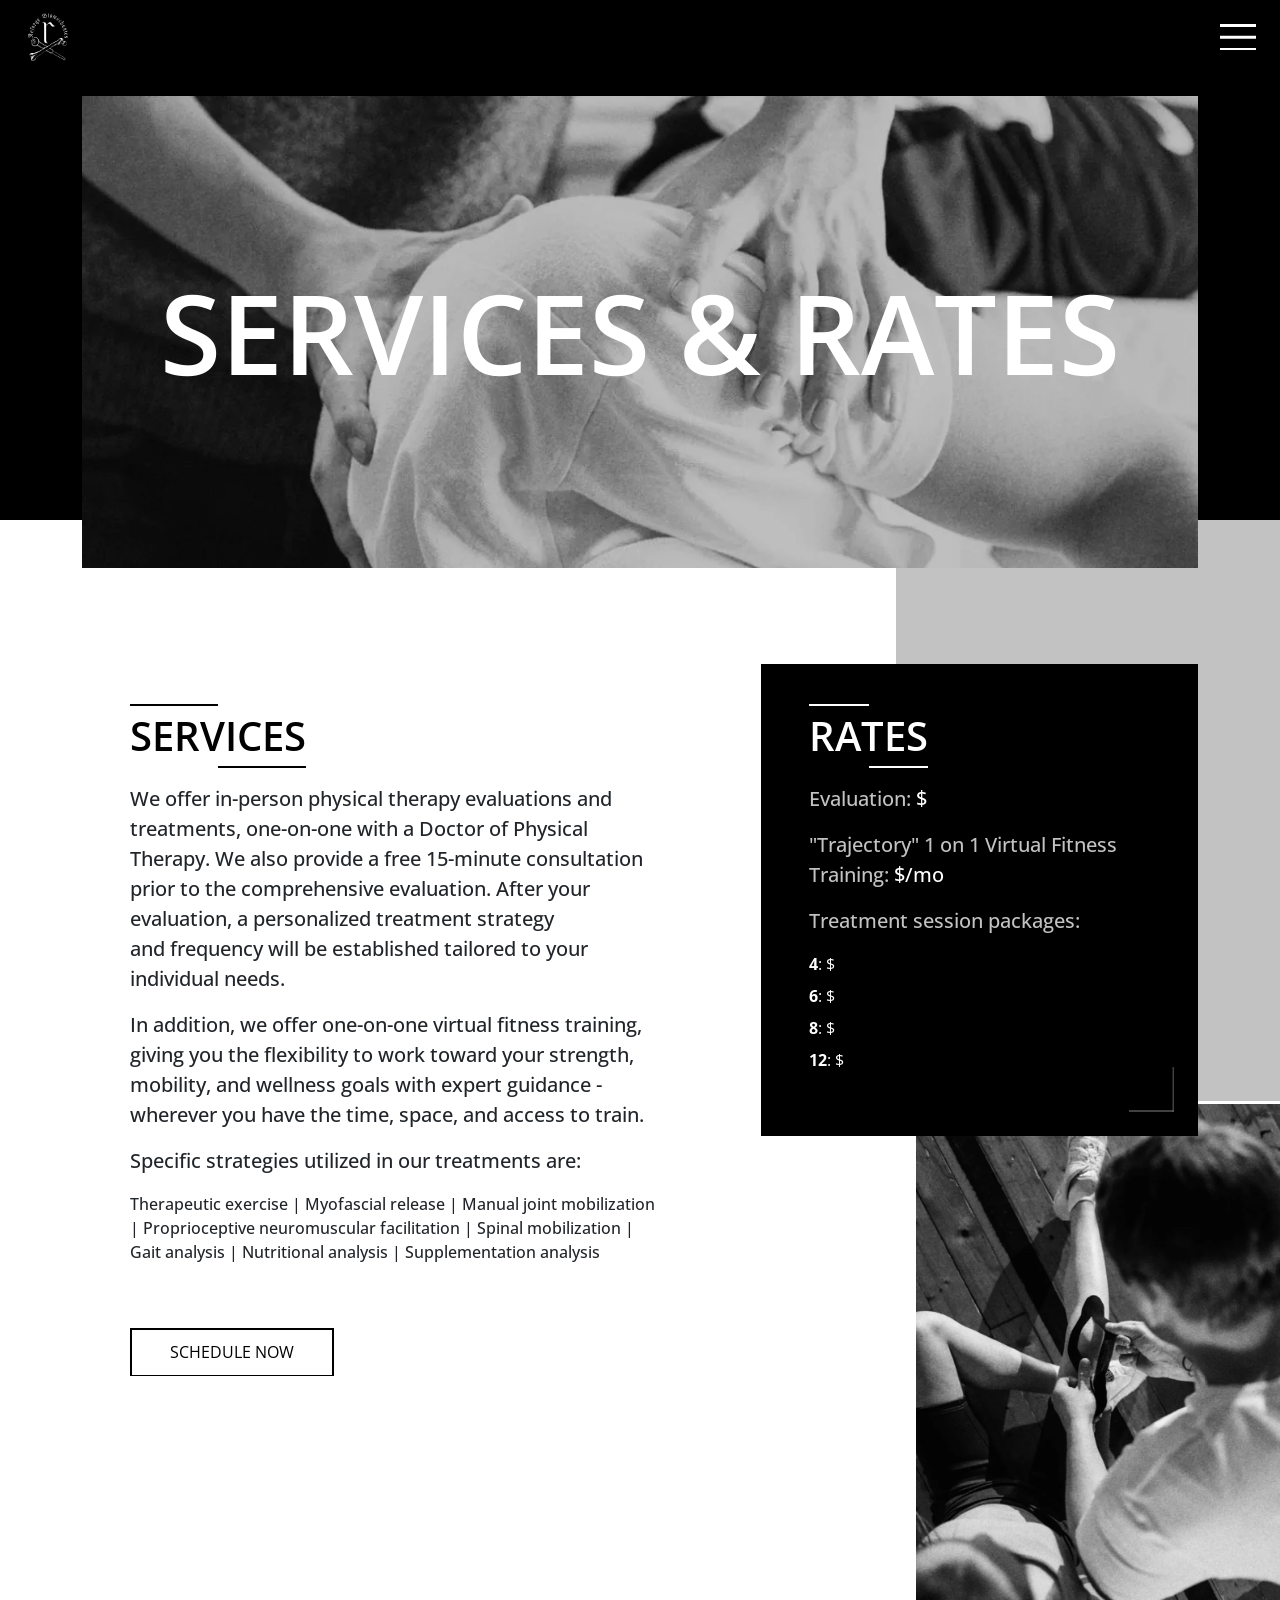
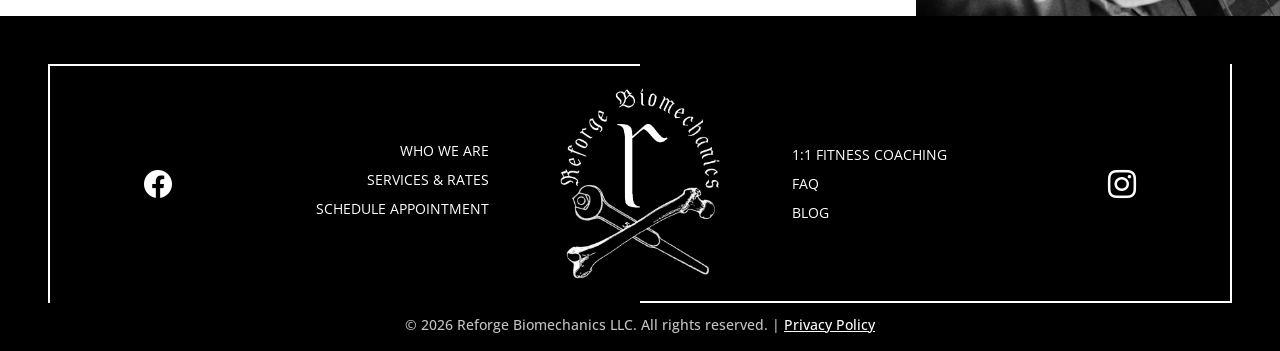
<file: services-and-rates/index.html>
<!DOCTYPE html> <html lang="en"> <head> <meta charset="utf-8"> <meta name="viewport" content="width=device-width,initial-scale=1,shrink-to-fit=no"> <meta name="description" content="Explore physical therapy, virtual fitness training, and personalized treatment rates from Reforge Biomechanics."> <link rel="apple-touch-icon" sizes="180x180" href="../assets/media/global/favicon/apple-touch-icon.webp?ckcachebust=273CE54CC57B4464F2BCD8BB8B50EAC4"> <link rel="icon" type="image/webp" sizes="32x32" href="../assets/media/global/favicon/favicon-32x32.webp?ckcachebust=0A2581CA7CD6BD1CC9CE571ABED2B0F4"> <link rel="icon" type="image/webp" sizes="16x16" href="../assets/media/global/favicon/favicon-16x16.webp?ckcachebust=61E6CB32641F2F8ABFE95FE479D12E5C"> <link rel="manifest" href="../assets/media/global/favicon/site.webmanifest?ckcachebust=7498E30910860CACD3222F6CDBD7D97B"> <title> Services & Rates | Reforge Biomechanics </title> <link rel="preconnect" href="https://fonts.googleapis.com"> <link rel="preconnect" href="https://fonts.gstatic.com?ckcachebust=9E0573ECB4A0800788A3AA64AD731BBC" crossorigin> <link href="https://fonts.googleapis.com/css2?family=Open+Sans:ital,wght@0,300..800;1,300..800&display=swap" rel="stylesheet"> <link rel="preload" href="../assets/fonts/bootstrap-icons.woff2" as="font" type="font/woff2" crossorigin> <link href="../assets/css/main.css?ckcachebust=9322512F69A7465C15DC8EAD77C579D4" rel="stylesheet"> <script type="module" src="../assets/js/main.js?ckcachebust=3195C3DCA4C553B5997D95C028F3B0F2"></script> <script type="module" src="../assets/js/services-rates.js?ckcachebust=C89117FEABBEB89681BE1D355957D4AA"></script> <script async src="https://www.googletagmanager.com/gtag/js?id=G-8SEBTFMG2Q&ckcachebust=816652169"></script> <script> window.dataLayer = window.dataLayer || [];
    function gtag() { dataLayer.push(arguments); }
    gtag('js', new Date());

    gtag('config', 'G-8SEBTFMG2Q'); </script> </head> <body id="services-and-rates"> <a class="skip-link visually-hidden-focusable bg-secondary text-primary position-fixed top-0 start-0 p-2" href="#main-content" tabindex="1">Skip to main content</a> <nav id="main-nav" class="navbar navbar-dark bg-primary shadow fixed-top"> <div class="container-fluid"> <li class="nav-item nav-item-logo d-flex justify-content-lg-center align-items-center ms-3"> <a class="navbar-brand me-0" href="../index.html"> <img class="nav-logo" src="../assets/media/global/reforge-logo-white.webp" alt=""> </a> </li> <button class="navbar-toggler animated-toggler position-absolute top-0 end-0 mt-4 me-4" type="button" aria-controls="offcanvas-navbar"> <span class="burger-top"></span> <span class="burger-mdl"></span> <span class="burger-btm"></span> </button> <div id="offcanvas-navbar" class="offcanvas offcanvas-top bg-primary h-100" tabindex="-1" aria-labelledby="offcanvas-navbarLabel"> <div class="offcanvas-header"> <a href="../index.html"> <img class="nav-logo" src="../assets/media/global/reforge-logo-white.webp" alt=""> </a> <button class="btn-close btn-close-white" type="button" data-bs-dismiss="offcanvas" aria-label="Close"></button> </div> <div class="offcanvas-body bg-primary"> <ul class="navbar-nav align-items-center flex-grow-1"> <li class="nav-item mb-3"> <a class="nav-link fs-4 lh-1 text-secondary text-gray-hover" href="../who-we-are/index.html">Who We Are</a> </li> <li class="nav-item mb-3"> <a class="nav-link fs-4 lh-1 text-secondary text-gray-hover active" href="../services-and-rates/index.html">Services & Rates</a> </li> <li class="nav-item mb-3"> <a class="nav-link fs-4 lh-1 text-secondary text-gray-hover" href="https://reforgebiomechanics.janeapp.com/locations/reforge-biomechanics/book" target="_blank" rel="noopener noreferrer">Schedule Appointment</a> </li> <li class="nav-item mb-3"> <a class="nav-link fs-4 lh-1 text-secondary text-gray-hover" href="https://reforgebiomechanics.janeapp.com/locations/reforge-biomechanics/book" target="_blank" rel="noopener noreferrer">1:1 Fitness Coaching</a> </li> <li class="nav-item mb-3"> <a class="nav-link fs-4 lh-1 text-secondary text-gray-hover" href="../faq/index.html">FAQ</a> </li> <li class="nav-item mb-3"> <a class="nav-link fs-4 lh-1 text-secondary text-gray-hover" href="../blog/index.html">Blog</a> </li> </ul> </div> </div> </div> </nav> <main id="main-content"> <section class="interior-header bg-primary pb-0"> <div class="container"> <div class="row"> <div class="col"> <div class="header-wrapper position-relative mb-n5"> <h1 class="display-1 lh-1 text-uppercase w-100 text-center text-secondary position-absolute top-50 start-50 translate-middle z-1">Services & Rates</h1> <picture> <source media="(min-width: 1400px)" srcset="../assets/media/pages/services-and-rates/services-and-rates-header-lg.webp" type="image/webp"> <source media="(min-width: 768px)" srcset="../assets/media/pages/services-and-rates/services-and-rates-header-md.webp" type="image/webp"> <source media="(max-width: 767.98px)" srcset="../assets/media/pages/services-and-rates/services-and-rates-header-sm.webp" type="image/webp"> <img class="w-100" src="../assets/media/pages/services-and-rates/services-and-rates-header-lg.jpg" alt=""> </picture> </div> </div> </div> </div> </section> <section class="position-relative mt-5"> <div class="bg-gray w-45 w-lg-30 h-15 h-lg-25 h-lg-60 position-absolute top-0 end-0 mt-n6 z-n1"></div> <div class="container pb-md-6"> <div class="row justify-content-center gx-xl-5"> <div class="col-lg-6 col-xl-7"> <div class="ps-0 p-3 p-lg-5"> <h2 class="section-heading text-uppercase fs-1 mb-4">Services</h2> <p class="lead">We offer in-person physical therapy evaluations and treatments, one-on-one with a Doctor of Physical Therapy. We also provide a free 15-minute consultation prior to the comprehensive evaluation. After your evaluation, a personalized treatment strategy and frequency will be established tailored to your individual needs.</p> <p class="lead">In addition, we offer one-on-one virtual fitness training, giving you the flexibility to work toward your strength, mobility, and wellness goals with expert guidance - wherever you have the time, space, and access to train.</p> <p class="lead">Specific strategies utilized in our treatments are:</p> <p class="font-primary-bold">Therapeutic exercise | Myofascial release | Manual joint mobilization | Proprioceptive neuromuscular facilitation | Spinal mobilization | Gait analysis | Nutritional analysis | Supplementation analysis</p> </div> </div> <div class="col-lg-6 col-xl-5"> <div class="accent-container accent-container bg-primary text-secondary p-3 pt-5 p-lg-5"> <h2 class="section-heading text-uppercase fs-1 text-secondary mb-4">Rates</h2> <p class="lead"><span class="text-gray">Evaluation:</span> $<span id="eval-rate" class="fade-in"></span></p> <p class="lead"><span class="text-gray">"Trajectory" 1 on 1 Virtual Fitness Training:</span> $<span id="session-rate" class="fade-in"></span>/mo</p> <p class="lead text-gray">Treatment session packages:</p> <ul class="list-unstyled"> <li class="mb-2"><span class="fw-bold">4</span>: $<span id="package-4" class="fade-in"></span></li> <li class="mb-2"><span class="fw-bold">6</span>: $<span id="package-6" class="fade-in"></span></li> <li class="mb-2"><span class="fw-bold">8</span>: $<span id="package-8" class="fade-in"></span></li> <li class="mb-2"><span class="fw-bold">12</span>: $<span id="package-12" class="fade-in"></span></li> </ul> </div> </div> <div class="col-12 mt-4 mt-lg-0"> <div class="ps-0 p-3 p-lg-5 pt-3 pt-lg-0 text-center text-md-start"> <a class="btn btn-primary" href="https://reforgebiomechanics.janeapp.com/locations/reforge-biomechanics/book" target="_blank"> <div>Schedule Now <span class="visually-hidden">schedule an appointment</span></div> </a> </div> </div> </div> </div> <img class="action-img position-absolute bottom-0 end-0 z-n1 d-none d-md-block" src="../assets/media/pages/services-and-rates/action-image.webp" loading="lazy" alt="A man applying athletic tape to a man's leg"> </section> </main> <div id="privacy-policy-modal" class="modal fade" tabindex="-1"> <div class="modal-dialog modal-lg"> <div class="modal-content"> <div class="modal-body position-relative p-0"> <i class="bi bi-x-lg fs-4 lh-1 text-primary position-absolute top-0 end-0 p-2 opacity-50-hover z-1" type="button" data-bs-dismiss="modal" aria-label="Close"></i> <div class="bg-gray accent-container shadow p-3 p-md-4 h-100"> <p class="h4 text-uppercase text-primary text-decoration-underline mb-4">Privacy Policy</p> <p class="font-primary-bold">No mobile information will be shared with third parties/affiliates for marketing/promotional purposes. All other categories exclude text messaging originator opt-in data and consent; this information will not be shared with any third parties</p> </div> </div> </div> </div> </div> <footer class="bg-primary p-4 p-lg-5"> <div id="footer-wrapper" class="mb-3 mb-lg-0"> <div class="top-line"></div> <a class="position-absolute top-0 top-lg-50 start-0 translate-middle-lg-y mt-5 mt-lg-0 ms-5 ms-lg-6 z-1" href="https://www.facebook.com/profile.php?id=61575986151560" target="_blank" aria-label="Facebook"> <i class="bi bi-facebook text-secondary fs-3 text-gray-hover"></i> </a> <div class="container position-relative p-4"> <div id="footer-main" class="row justify-content-center"> <div class="col-6 col-lg-4 text-center text-lg-end align-content-center order-2 order-lg-1"> <a class="small text-uppercase text-secondary text-decoration-none d-block w-fit-content mb-2 text-gray-hover mx-auto me-lg-0" href="../who-we-are/index.html">Who We Are</a> <a class="small text-uppercase text-secondary text-decoration-none d-block w-fit-content mb-2 text-gray-hover mx-auto me-lg-0" href="../services-and-rates/index.html">Services & Rates</a> <a class="small text-uppercase text-secondary text-decoration-none d-block w-fit-content mb-2 text-gray-hover mx-auto me-lg-0" href="https://reforgebiomechanics.janeapp.com/locations/reforge-biomechanics/book" target="_blank">Schedule Appointment</a> </div> <div class="col-lg-3 text-center order-1 order-lg-2 mb-3 mb-lg-0"> <img class="footer-logo" src="../assets/media/global/reforge-logo-white.webp" alt=""> </div> <div class="col-6 col-lg-4 text-center text-lg-start align-content-center order-3"> <a class="small text-uppercase text-secondary text-decoration-none d-block w-fit-content mb-2 text-gray-hover mx-auto ms-lg-0" href="https://reforgebiomechanics.janeapp.com/locations/reforge-biomechanics/book" target="_blank">1:1 Fitness Coaching</a> <a class="small text-uppercase text-secondary text-decoration-none d-block w-fit-content mb-2 text-gray-hover mx-auto ms-lg-0" href="../faq/index.html">FAQ</a> <a class="small text-uppercase text-secondary text-decoration-none d-block w-fit-content mb-0 text-gray-hover mx-auto ms-lg-0" href="../blog/index.html">Blog</a> </div> </div> </div> <a class="position-absolute top-0 top-lg-50 end-0 translate-middle-lg-y mt-5 mt-lg-0 me-5 me-lg-6 z-1" href="https://www.instagram.com/reforgebiomechanics/" target="_blank" aria-label="Instagram"> <i class="bi bi-instagram text-secondary fs-3 text-gray-hover"></i> </a> <div class="btm-line"></div> </div> <h6 id="copyright" class="position-absolute bottom-0 start-50 translate-middle-x w-100 text-center small lh-base text-gray mb-3"> &copy; <span id="current-year"></span> Reforge Biomechanics LLC. All rights reserved. | <a class="text-secondary link-underline-white link-underline-opacity-0-hover" href="#" data-bs-toggle="modal" data-bs-target="#privacy-policy-modal">Privacy Policy</a></h6> </footer> </body> </html>
</file>
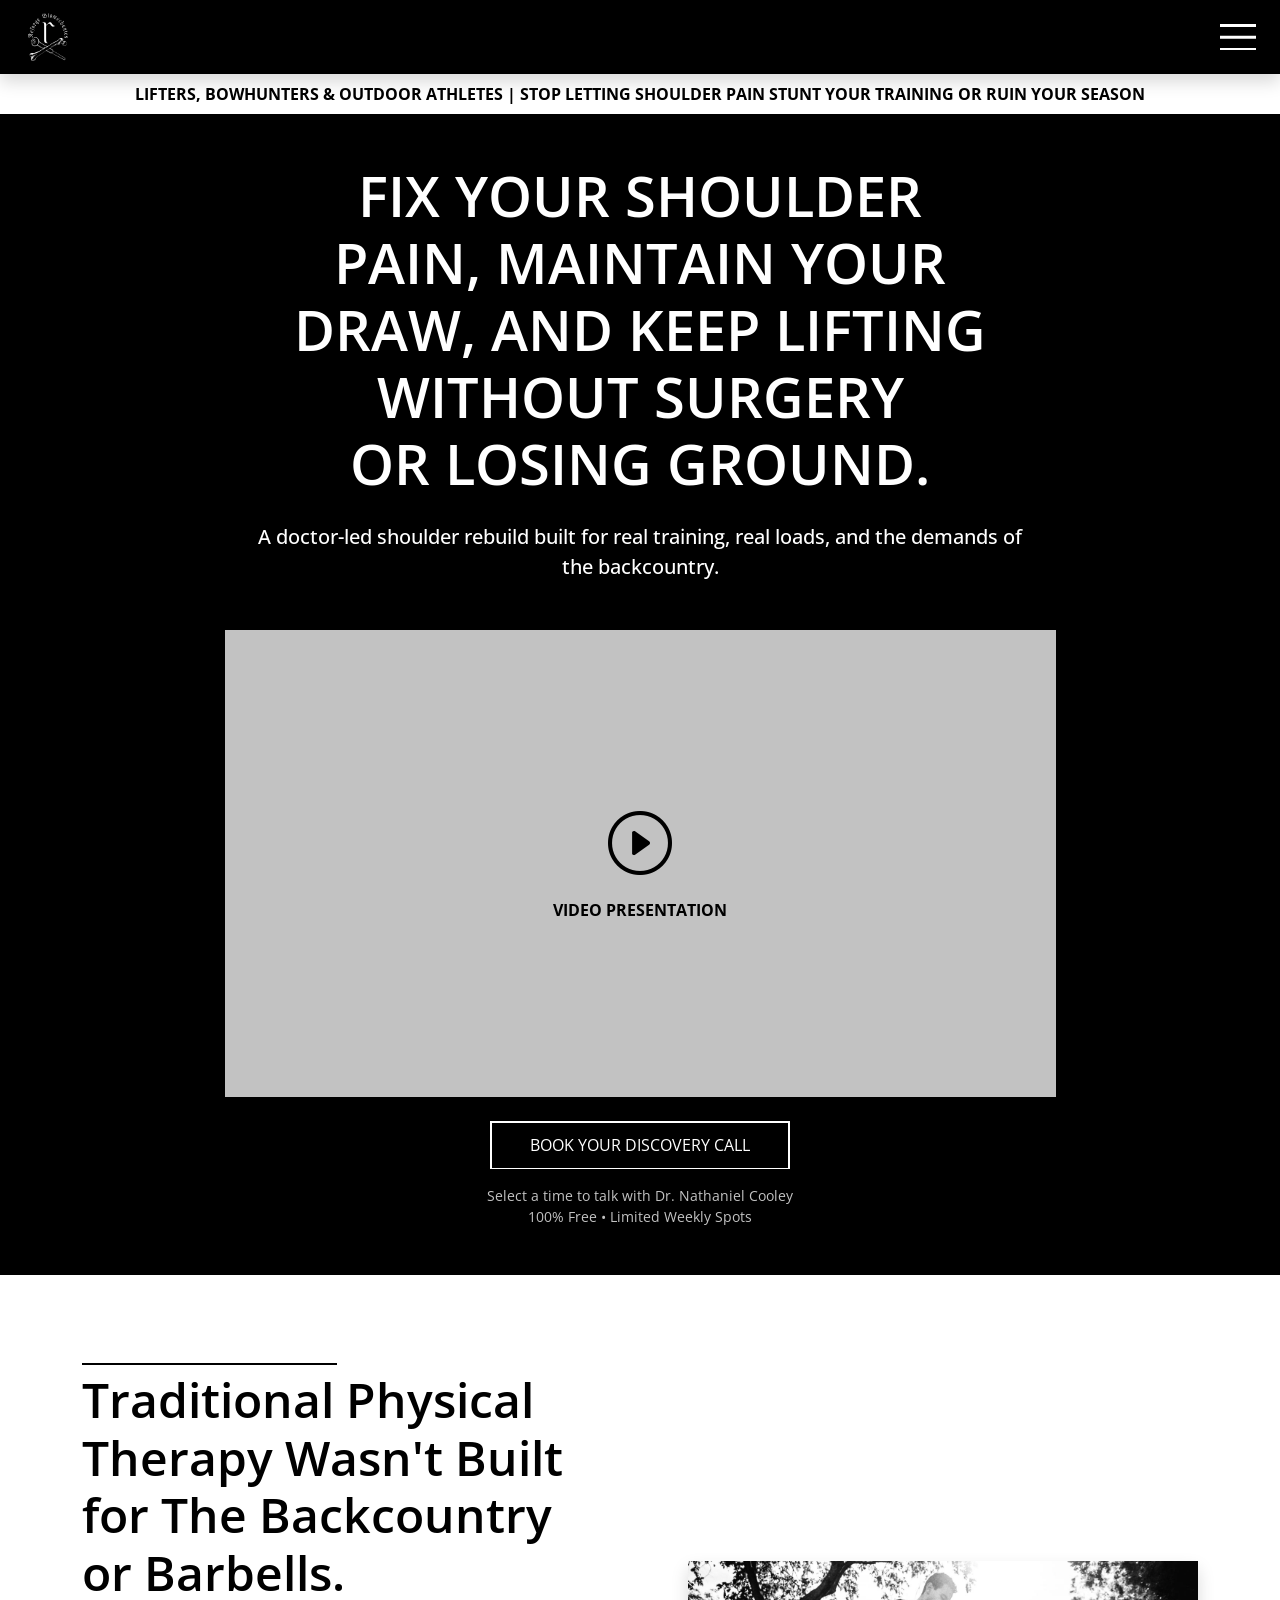
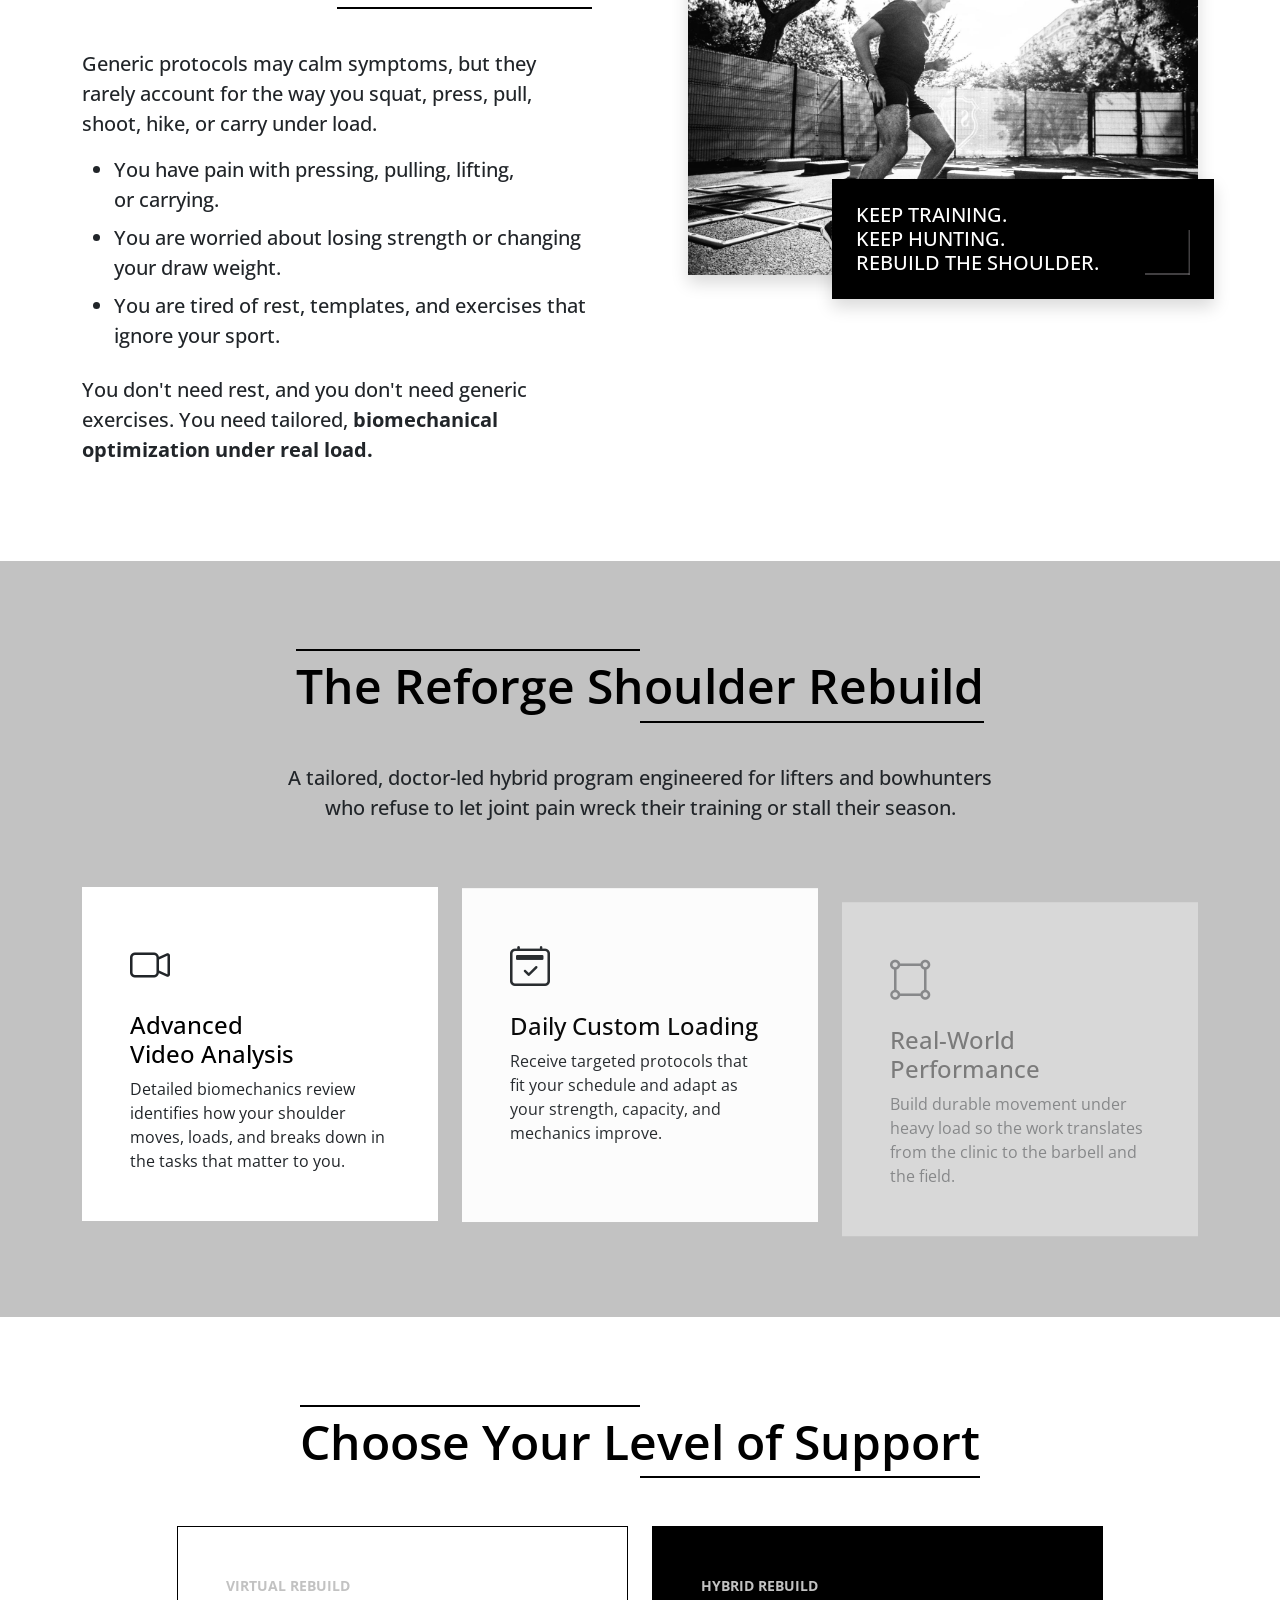
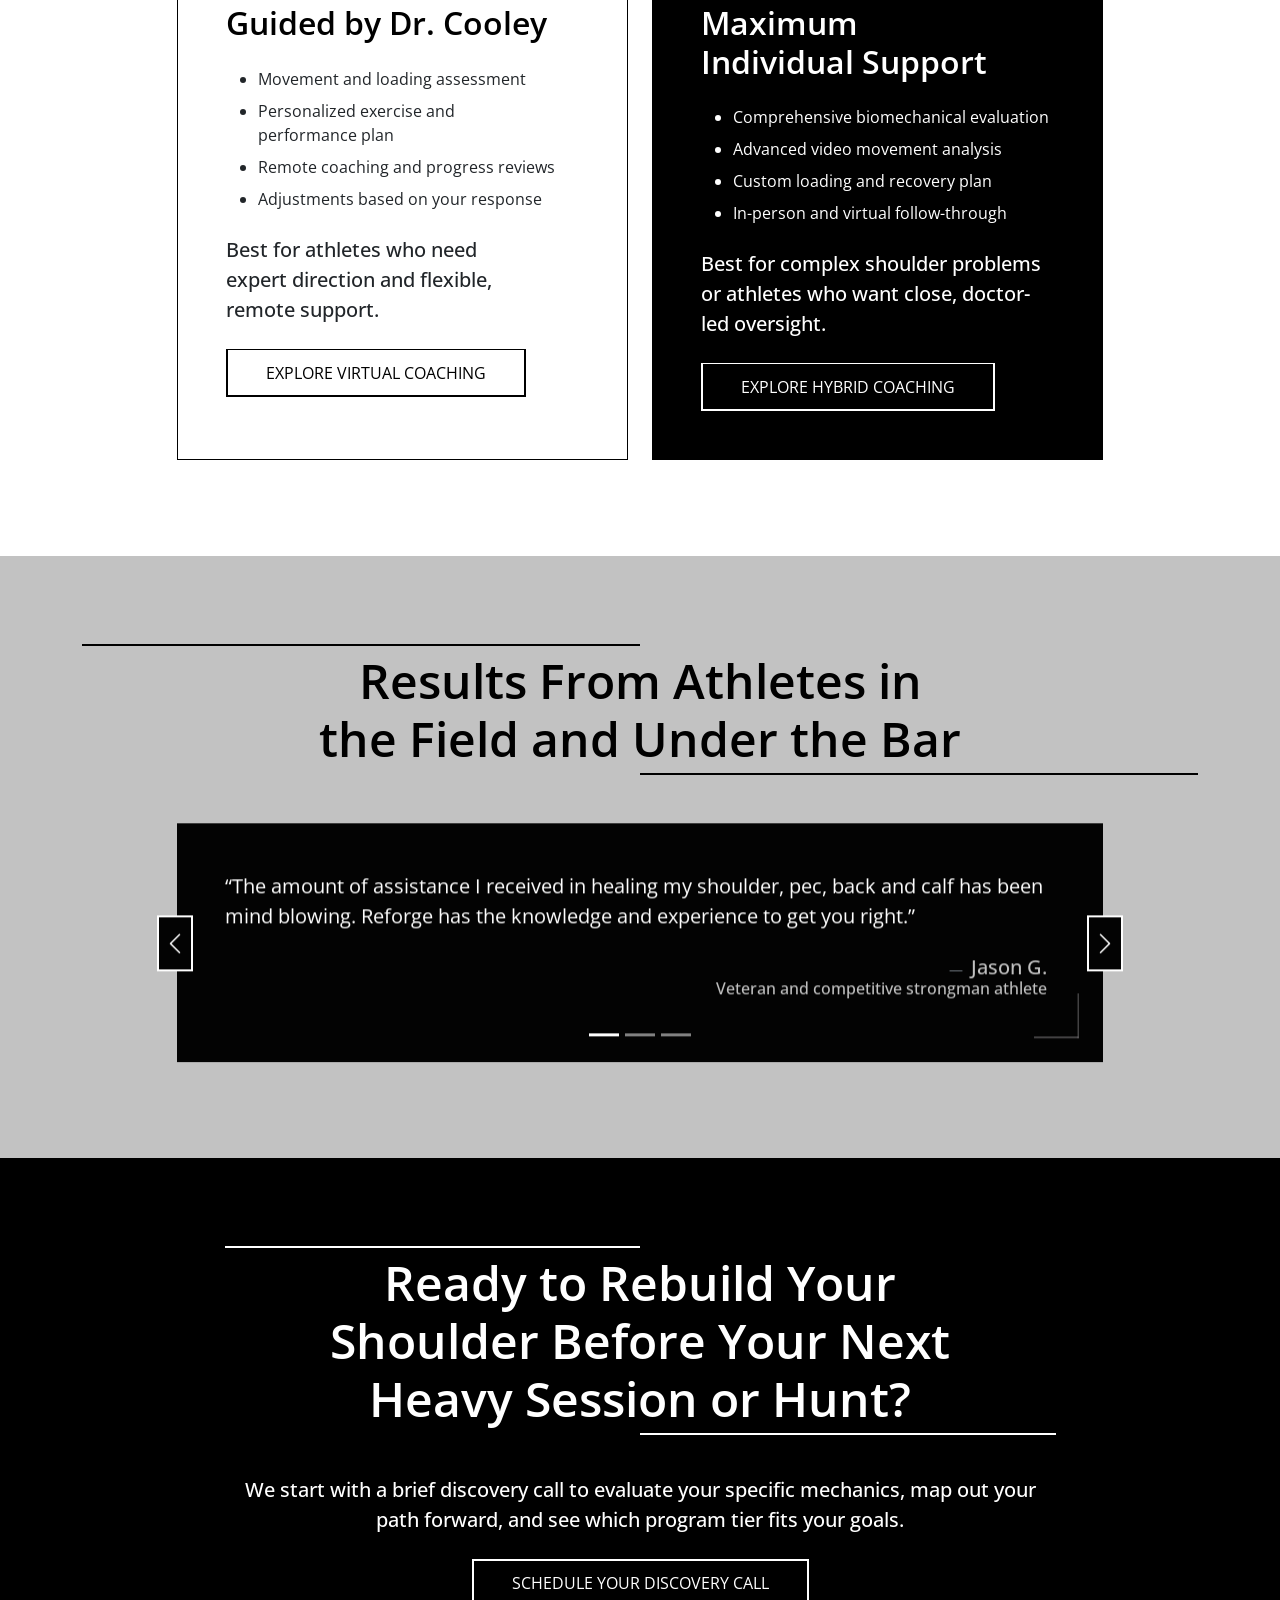
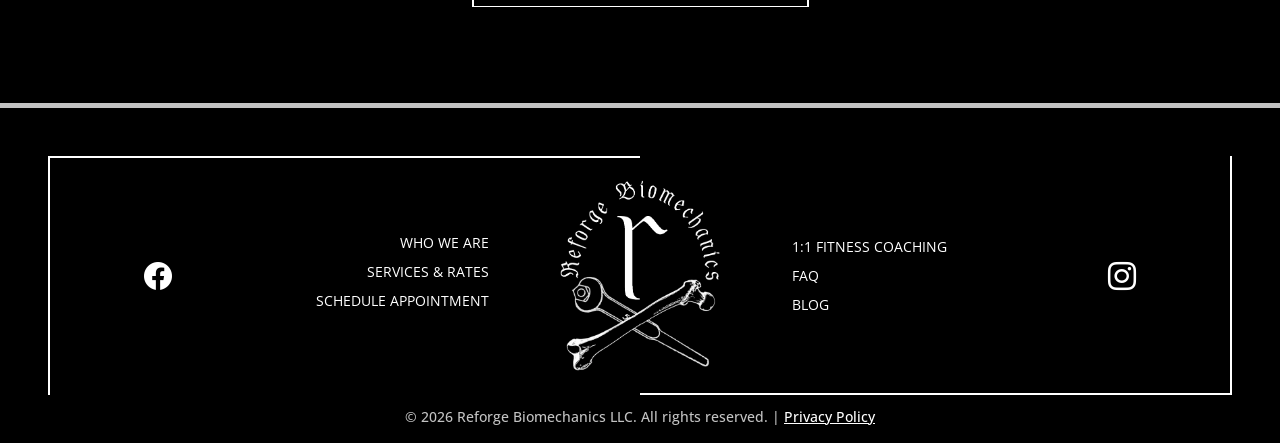
<file: shoulders/index.html>
<!DOCTYPE html> <html lang="en"> <head> <meta charset="utf-8"> <meta name="viewport" content="width=device-width,initial-scale=1,shrink-to-fit=no"> <meta name="description" content="Fix shoulder pain with the Reforge Shoulder Rebuild, a doctor-led hybrid physical therapy program for lifters and bowhunters."> <link rel="apple-touch-icon" sizes="180x180" href="../assets/media/global/favicon/apple-touch-icon.webp?ckcachebust=273CE54CC57B4464F2BCD8BB8B50EAC4"> <link rel="icon" type="image/webp" sizes="32x32" href="../assets/media/global/favicon/favicon-32x32.webp?ckcachebust=816652169"> <link rel="icon" type="image/webp" sizes="16x16" href="../assets/media/global/favicon/favicon-16x16.webp?ckcachebust=816652169"> <link rel="manifest" href="../assets/media/global/favicon/site.webmanifest?ckcachebust=7498E30910860CACD3222F6CDBD7D97B"> <title> Shoulder Pain Relief for Lifters & Bowhunters | Reforge Biomechanics </title> <link rel="preconnect" href="https://fonts.googleapis.com"> <link rel="preconnect" href="https://fonts.gstatic.com?ckcachebust=9E0573ECB4A0800788A3AA64AD731BBC" crossorigin> <link href="https://fonts.googleapis.com/css2?family=Open+Sans:ital,wght@0,300..800;1,300..800&display=swap" rel="stylesheet"> <link rel="preload" href="../assets/fonts/bootstrap-icons.woff2" as="font" type="font/woff2" crossorigin> <link href="../assets/css/main.css?ckcachebust=9322512F69A7465C15DC8EAD77C579D4" rel="stylesheet"> <script type="module" src="../assets/js/main.js?ckcachebust=3195C3DCA4C553B5997D95C028F3B0F2"></script> <script async src="https://www.googletagmanager.com/gtag/js?id=G-8SEBTFMG2Q&ckcachebust=816652169"></script> <script> window.dataLayer = window.dataLayer || [];
    function gtag() { dataLayer.push(arguments); }
    gtag('js', new Date());

    gtag('config', 'G-8SEBTFMG2Q'); </script> </head> <body id="shoulders"> <a class="skip-link visually-hidden-focusable bg-secondary text-primary position-fixed top-0 start-0 p-2" href="#main-content" tabindex="1">Skip to main content</a> <nav id="main-nav" class="navbar navbar-dark bg-primary shadow fixed-top"> <div class="container-fluid"> <li class="nav-item nav-item-logo d-flex justify-content-lg-center align-items-center ms-3"> <a class="navbar-brand me-0" href="../index.html"> <img class="nav-logo" src="../assets/media/global/reforge-logo-white.webp" alt=""> </a> </li> <button class="navbar-toggler animated-toggler position-absolute top-0 end-0 mt-4 me-4" type="button" aria-controls="offcanvas-navbar"> <span class="burger-top"></span> <span class="burger-mdl"></span> <span class="burger-btm"></span> </button> <div id="offcanvas-navbar" class="offcanvas offcanvas-top bg-primary h-100" tabindex="-1" aria-labelledby="offcanvas-navbarLabel"> <div class="offcanvas-header"> <a href="../index.html"> <img class="nav-logo" src="../assets/media/global/reforge-logo-white.webp" alt=""> </a> <button class="btn-close btn-close-white" type="button" data-bs-dismiss="offcanvas" aria-label="Close"></button> </div> <div class="offcanvas-body bg-primary"> <ul class="navbar-nav align-items-center flex-grow-1"> <li class="nav-item mb-3"> <a class="nav-link fs-4 lh-1 text-secondary text-gray-hover" href="../who-we-are/index.html">Who We Are</a> </li> <li class="nav-item mb-3"> <a class="nav-link fs-4 lh-1 text-secondary text-gray-hover" href="../services-and-rates/index.html">Services & Rates</a> </li> <li class="nav-item mb-3"> <a class="nav-link fs-4 lh-1 text-secondary text-gray-hover" href="https://reforgebiomechanics.janeapp.com/locations/reforge-biomechanics/book" target="_blank" rel="noopener noreferrer">Schedule Appointment</a> </li> <li class="nav-item mb-3"> <a class="nav-link fs-4 lh-1 text-secondary text-gray-hover" href="https://reforgebiomechanics.janeapp.com/locations/reforge-biomechanics/book" target="_blank" rel="noopener noreferrer">1:1 Fitness Coaching</a> </li> <li class="nav-item mb-3"> <a class="nav-link fs-4 lh-1 text-secondary text-gray-hover" href="../faq/index.html">FAQ</a> </li> <li class="nav-item mb-3"> <a class="nav-link fs-4 lh-1 text-secondary text-gray-hover" href="../blog/index.html">Blog</a> </li> </ul> </div> </div> </div> </nav> <main id="main-content"> <section id="shoulders-hero" class="bg-primary text-secondary py-0"> <div class="bg-secondary text-primary text-center py-2 px-3"> <p class="text-uppercase fw-bold mb-0" data-sa-animate="fade-right">Lifters, Bowhunters & Outdoor Athletes | Stop Letting Shoulder Pain Stunt Your Training or Ruin Your Season</p> </div> <div class="container py-5"> <div class="row justify-content-center"> <div class="col-lg-10 col-xl-9 text-center"> <h1 class="display-4 text-uppercase text-white mb-4" data-sa-animate="fade-up">Fix Your Shoulder Pain, Maintain Your Draw, and Keep Lifting Without Surgery or Losing Ground.</h1> <p class="lead mb-5" data-sa-animate="fade-up" data-sa-delay=".5">A doctor-led shoulder rebuild built for real training, real loads, and the demands of the backcountry.</p> <div class="ratio ratio-16x9 bg-gray mb-4" aria-label="Reforge Shoulder Rebuild video presentation" data-sa-animate="fade-in"> <div class="d-flex align-items-center justify-content-center text-primary"> <div class="p-4"> <i class="bi bi-play-circle display-3 d-block mb-3" aria-hidden="true"></i> <span class="text-uppercase fw-bold">Video Presentation</span> </div> </div> </div> <a class="btn btn-secondary" href="https://reforgebiomechanics.janeapp.com/locations/reforge-biomechanics/book" target="_blank" rel="noopener noreferrer"> <div>Book Your Discovery Call</div> </a> <p class="small text-gray mt-3 mb-0">Select a time to talk with Dr. Nathaniel Cooley<br>100% Free <span aria-hidden="true">&bull;</span> Limited Weekly Spots</p> </div> </div> </div> </section> <section id="shoulders-overview" class="position-relative"> <div class="container"> <div class="row gx-lg-6 align-items-center"> <div class="col-lg-6 mb-5 mb-lg-0"> <h2 class="section-heading display-5 mb-5">Traditional Physical Therapy Wasn't Built for The Backcountry or Barbells.</h2> <p class="lead">Generic protocols may calm symptoms, but they rarely account for the way you squat, press, pull, shoot, hike, or carry under load.</p> <ul class="lead mb-4"> <li class="mb-2">You have pain with pressing, pulling, lifting, or carrying.</li> <li class="mb-2">You are worried about losing strength or changing your draw weight.</li> <li class="mb-2">You are tired of rest, templates, and exercises that ignore your sport.</li> </ul> <p class="lead mb-0">You don't need rest, and you don't need generic exercises. You need tailored, <strong>biomechanical optimization under real load.</strong></p> </div> <div class="col-lg-6"> <div class="position-relative"> <img class="img-fluid shadow" src="../assets/media/pages/index/mission-image.jpg" loading="lazy" alt="Athlete training with a barbell"> <div class="bg-primary accent-container text-secondary position-absolute bottom-0 end-0 me-lg-n3 mb-n4 p-4 w-75 shadow"> <p class="h5 text-uppercase text-white mb-0">Keep training.<br>Keep hunting.<br>Rebuild the shoulder.</p> </div> </div> </div> </div> </div> </section> <section id="shoulders-rebuild" class="bg-gray"> <div class="container"> <div class="row justify-content-center"> <div class="col-lg-9 col-xl-8 text-center mb-5"> <h2 class="section-heading display-5 mb-5">The Reforge Shoulder Rebuild</h2> <p class="lead">A tailored, doctor-led hybrid program engineered for lifters and bowhunters who refuse to let joint pain wreck their training or stall their season.</p> </div> </div> <div class="row g-4"> <div class="col-md-4"> <div class="h-100 bg-white p-4 p-lg-5" data-sa-animate="fade-up"> <i class="bi bi-camera-video fs-1 d-block mb-3" aria-hidden="true"></i> <h3 class="h4">Advanced Video Analysis</h3> <p class="mb-0">Detailed biomechanics review identifies how your shoulder moves, loads, and breaks down in the tasks that matter to you.</p> </div> </div> <div class="col-md-4"> <div class="h-100 bg-white p-4 p-lg-5" data-sa-animate="fade-up" data-sa-delay=".4"> <i class="bi bi-calendar2-check fs-1 d-block mb-3" aria-hidden="true"></i> <h3 class="h4">Daily Custom Loading</h3> <p class="mb-0">Receive targeted protocols that fit your schedule and adapt as your strength, capacity, and mechanics improve.</p> </div> </div> <div class="col-md-4"> <div class="h-100 bg-white p-4 p-lg-5" data-sa-animate="fade-up" data-sa-delay=".8"> <i class="bi bi-bounding-box-circles fs-1 d-block mb-3" aria-hidden="true"></i> <h3 class="h4">Real-World Performance</h3> <p class="mb-0">Build durable movement under heavy load so the work translates from the clinic to the barbell and the field.</p> </div> </div> </div> </div> </section> <section id="shoulders-levels" class="overflow-x-clip"> <div class="container"> <div class="row justify-content-center"> <div class="col-12 text-center mb-5"> <h2 class="section-heading display-5">Choose Your Level of Support</h2> </div> <div class="col-lg-10"> <div class="row g-4"> <div class="col-md-6"> <div class="card h-100 border border-primary" data-sa-animate="fade-right"> <div class="card-body p-4 p-lg-5"> <p class="small text-uppercase fw-bold text-gray mb-2">Virtual Rebuild</p> <h3 class="h2 mb-4">Guided by Dr. Cooley</h3> <ul class="mb-4"> <li class="mb-2">Movement and loading assessment</li> <li class="mb-2">Personalized exercise and performance plan</li> <li class="mb-2">Remote coaching and progress reviews</li> <li class="mb-2">Adjustments based on your response</li> </ul> <p class="lead mb-4">Best for athletes who need expert direction and flexible, remote support.</p> <a class="btn btn-primary" href="https://reforgebiomechanics.janeapp.com/locations/reforge-biomechanics/book" target="_blank" rel="noopener noreferrer"> <div>Explore Virtual Coaching</div> </a> </div> </div> </div> <div class="col-md-6"> <div class="card h-100 bg-primary text-secondary border border-primary" data-sa-animate="fade-left"> <div class="card-body p-4 p-lg-5"> <p class="small text-uppercase fw-bold text-gray mb-2">Hybrid Rebuild</p> <h3 class="h2 text-secondary mb-4">Maximum Individual Support</h3> <ul class="mb-4"> <li class="mb-2">Comprehensive biomechanical evaluation</li> <li class="mb-2">Advanced video movement analysis</li> <li class="mb-2">Custom loading and recovery plan</li> <li class="mb-2">In-person and virtual follow-through</li> </ul> <p class="lead mb-4">Best for complex shoulder problems or athletes who want close, doctor-led oversight.</p> <a class="btn btn-secondary" href="https://reforgebiomechanics.janeapp.com/locations/reforge-biomechanics/book" target="_blank" rel="noopener noreferrer"> <div>Explore Hybrid Coaching</div> </a> </div> </div> </div> </div> </div> </div> </div> </section> <section id="shoulders-testimonials" class="position-relative bg-gray"> <div class="container"> <div class="row justify-content-center"> <div class="col-12 text-center mb-5"> <h2 class="section-heading display-5">Results From Athletes in the Field and Under the Bar</h2> </div> <div class="col-lg-10"> <div id="shoulder-results" class="carousel slide" data-bs-interval="10000" aria-label="Athlete results" data-sa-animate="fade-up"> <div class="carousel-indicators"> <button class="active" type="button" data-bs-target="#shoulder-results" data-bs-slide-to="0" aria-label="Slide 1" aria-current="true"></button> <button type="button" data-bs-target="#shoulder-results" data-bs-slide-to="1" aria-label="Slide 2"></button> <button type="button" data-bs-target="#shoulder-results" data-bs-slide-to="2" aria-label="Slide 3"></button> </div> <div class="carousel-inner"> <div class="carousel-item active"> <div class="bg-primary accent-container text-secondary shadow p-4 pb-5 p-xl-5"> <figure class="mb-0"> <blockquote class="blockquote"> <p>“The amount of assistance I received in healing my shoulder, pec, back and calf has been mind blowing. Reforge has the knowledge and experience to get you right.”</p> </blockquote> <figcaption class="blockquote-footer text-end pe-2 mt-4"> <span class="h5 text-gray">Jason G.</span> <span class="h6 text-gray d-block">Veteran and competitive strongman athlete</span> </figcaption> </figure> </div> </div> <div class="carousel-item"> <div class="bg-primary accent-container text-secondary shadow p-4 pb-5 p-xl-5"> <figure class="mb-0"> <blockquote class="blockquote"> <p>“Nathaniel Cooley doesn't just treat symptoms; he digs deep to find the root cause and fixes it for good. Every session was tailored precisely to my needs, with clear explanations and no wasted time.”</p> </blockquote> <figcaption class="blockquote-footer text-end pe-2 mt-4"> <span class="h5 text-gray">Shane C.</span> <span class="h6 text-gray d-block">Competitive strongman athlete</span> </figcaption> </figure> </div> </div> <div class="carousel-item"> <div class="bg-primary accent-container text-secondary shadow p-4 pb-5 p-xl-5"> <figure class="mb-0"> <blockquote class="blockquote"> <p>“I see forward progress on a weekly if not daily basis. His understanding of the importance of returning from injury for serious athletes made the difference.”</p> </blockquote> <figcaption class="blockquote-footer text-end pe-2 mt-4"> <span class="h5 text-gray">Clayton L.</span> <span class="h6 text-gray d-block">Veteran and competitive strongman athlete</span> </figcaption> </figure> </div> </div> </div> <button class="carousel-control-prev" type="button" data-bs-target="#shoulder-results" data-bs-slide="prev"> <i class="bi bi-chevron-left fs-4 text-white" aria-hidden="true"></i> <span class="visually-hidden">Previous</span> </button> <button class="carousel-control-next" type="button" data-bs-target="#shoulder-results" data-bs-slide="next"> <i class="bi bi-chevron-right fs-4 text-white" aria-hidden="true"></i> <span class="visually-hidden">Next</span> </button> </div> </div> </div> </div> </section> <section class="bg-primary text-secondary text-center border-bottom border-5 border-gray"> <div class="container"> <div class="row justify-content-center"> <div class="col-lg-9"> <h2 class="section-heading display-5 text-white mb-5">Ready to Rebuild Your Shoulder Before Your Next Heavy Session or Hunt?</h2> <p class="lead mb-4">We start with a brief discovery call to evaluate your specific mechanics, map out your path forward, and see which program tier fits your goals.</p> <a class="btn btn-secondary" href="https://reforgebiomechanics.janeapp.com/locations/reforge-biomechanics/book" target="_blank" rel="noopener noreferrer"> <div>Schedule Your Discovery Call</div> </a> </div> </div> </div> </section> </main> <div id="privacy-policy-modal" class="modal fade" tabindex="-1"> <div class="modal-dialog modal-lg"> <div class="modal-content"> <div class="modal-body position-relative p-0"> <i class="bi bi-x-lg fs-4 lh-1 text-primary position-absolute top-0 end-0 p-2 opacity-50-hover z-1" type="button" data-bs-dismiss="modal" aria-label="Close"></i> <div class="bg-gray accent-container shadow p-3 p-md-4 h-100"> <p class="h4 text-uppercase text-primary text-decoration-underline mb-4">Privacy Policy</p> <p class="font-primary-bold">No mobile information will be shared with third parties/affiliates for marketing/promotional purposes. All other categories exclude text messaging originator opt-in data and consent; this information will not be shared with any third parties</p> </div> </div> </div> </div> </div> <footer class="bg-primary p-4 p-lg-5"> <div id="footer-wrapper" class="mb-3 mb-lg-0"> <div class="top-line"></div> <a class="position-absolute top-0 top-lg-50 start-0 translate-middle-lg-y mt-5 mt-lg-0 ms-5 ms-lg-6 z-1" href="https://www.facebook.com/profile.php?id=61575986151560" target="_blank" aria-label="Facebook"> <i class="bi bi-facebook text-secondary fs-3 text-gray-hover"></i> </a> <div class="container position-relative p-4"> <div id="footer-main" class="row justify-content-center"> <div class="col-6 col-lg-4 text-center text-lg-end align-content-center order-2 order-lg-1"> <a class="small text-uppercase text-secondary text-decoration-none d-block w-fit-content mb-2 text-gray-hover mx-auto me-lg-0" href="../who-we-are/index.html">Who We Are</a> <a class="small text-uppercase text-secondary text-decoration-none d-block w-fit-content mb-2 text-gray-hover mx-auto me-lg-0" href="../services-and-rates/index.html">Services & Rates</a> <a class="small text-uppercase text-secondary text-decoration-none d-block w-fit-content mb-2 text-gray-hover mx-auto me-lg-0" href="https://reforgebiomechanics.janeapp.com/locations/reforge-biomechanics/book" target="_blank">Schedule Appointment</a> </div> <div class="col-lg-3 text-center order-1 order-lg-2 mb-3 mb-lg-0"> <img class="footer-logo" src="../assets/media/global/reforge-logo-white.webp" alt=""> </div> <div class="col-6 col-lg-4 text-center text-lg-start align-content-center order-3"> <a class="small text-uppercase text-secondary text-decoration-none d-block w-fit-content mb-2 text-gray-hover mx-auto ms-lg-0" href="https://reforgebiomechanics.janeapp.com/locations/reforge-biomechanics/book" target="_blank">1:1 Fitness Coaching</a> <a class="small text-uppercase text-secondary text-decoration-none d-block w-fit-content mb-2 text-gray-hover mx-auto ms-lg-0" href="../faq/index.html">FAQ</a> <a class="small text-uppercase text-secondary text-decoration-none d-block w-fit-content mb-0 text-gray-hover mx-auto ms-lg-0" href="../blog/index.html">Blog</a> </div> </div> </div> <a class="position-absolute top-0 top-lg-50 end-0 translate-middle-lg-y mt-5 mt-lg-0 me-5 me-lg-6 z-1" href="https://www.instagram.com/reforgebiomechanics/" target="_blank" aria-label="Instagram"> <i class="bi bi-instagram text-secondary fs-3 text-gray-hover"></i> </a> <div class="btm-line"></div> </div> <h6 id="copyright" class="position-absolute bottom-0 start-50 translate-middle-x w-100 text-center small lh-base text-gray mb-3"> &copy; <span id="current-year"></span> Reforge Biomechanics LLC. All rights reserved. | <a class="text-secondary link-underline-white link-underline-opacity-0-hover" href="#" data-bs-toggle="modal" data-bs-target="#privacy-policy-modal">Privacy Policy</a></h6> </footer> </body> </html>
</file>
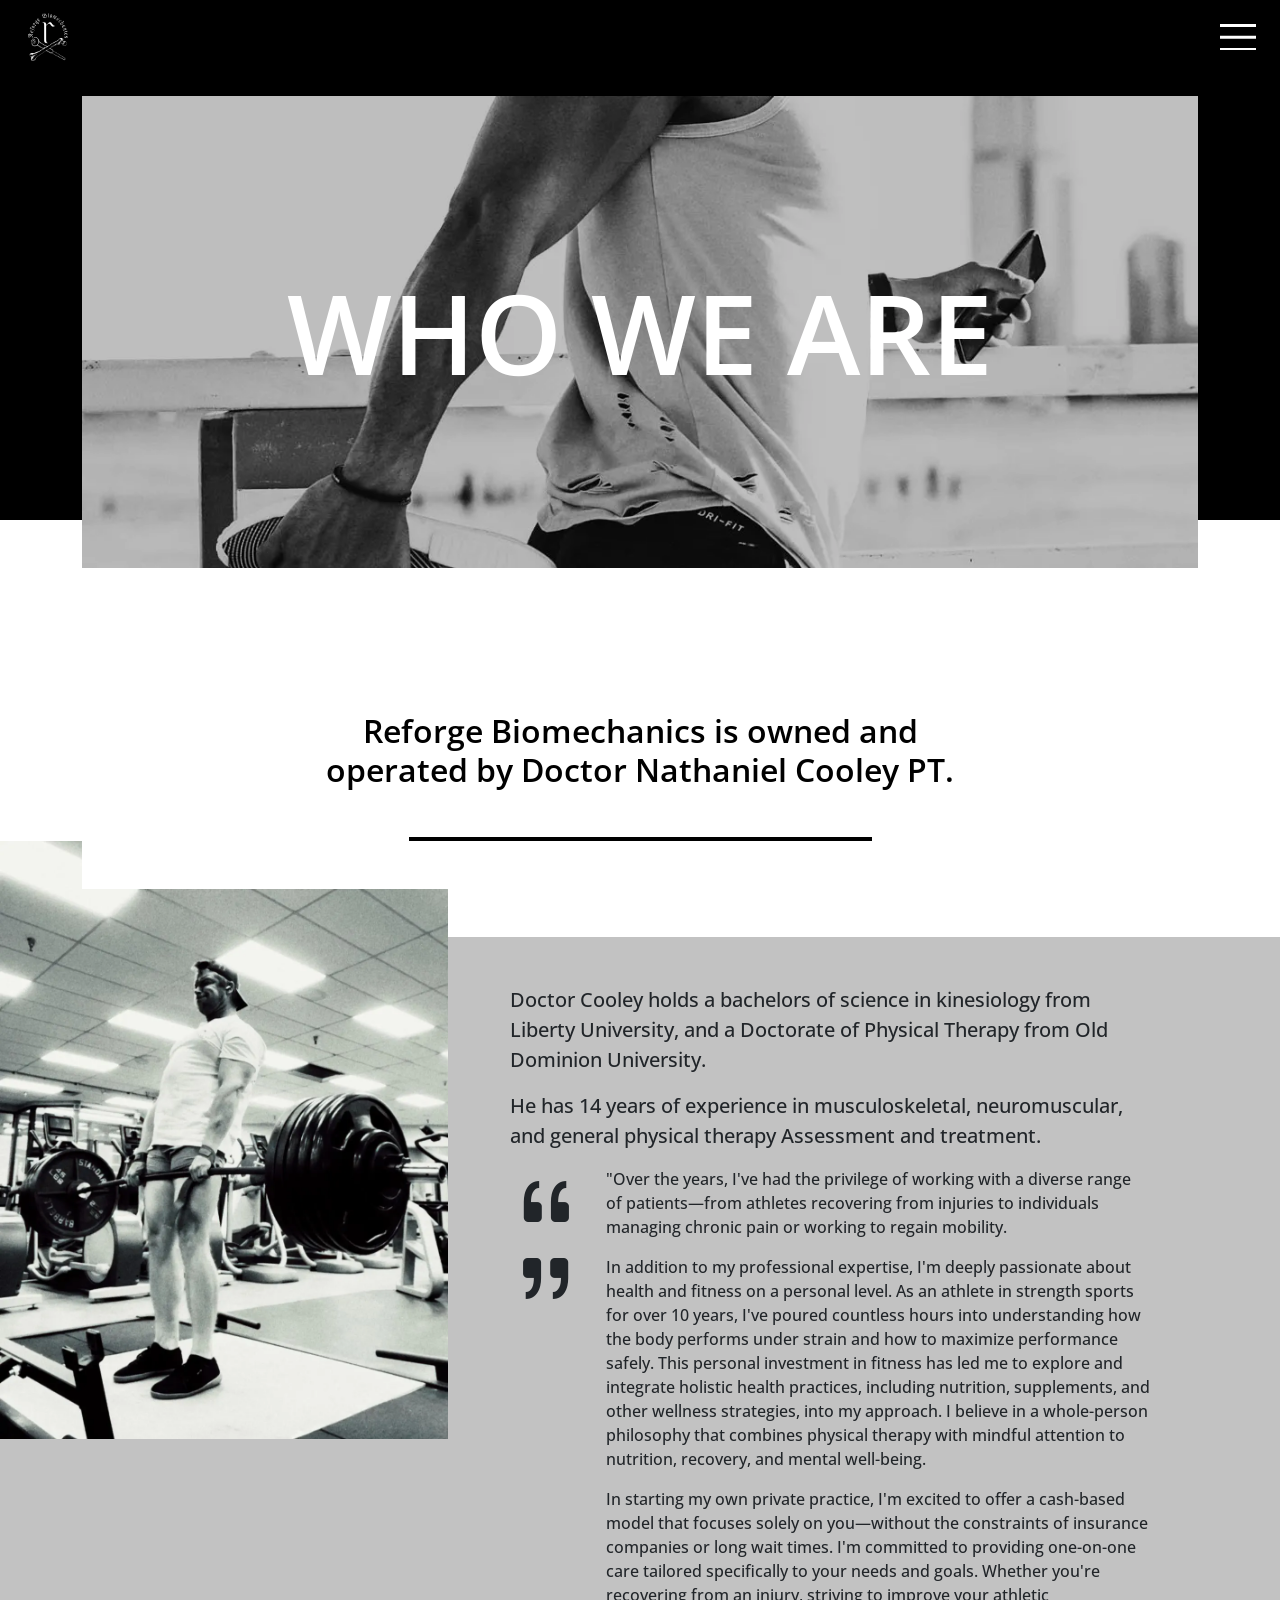
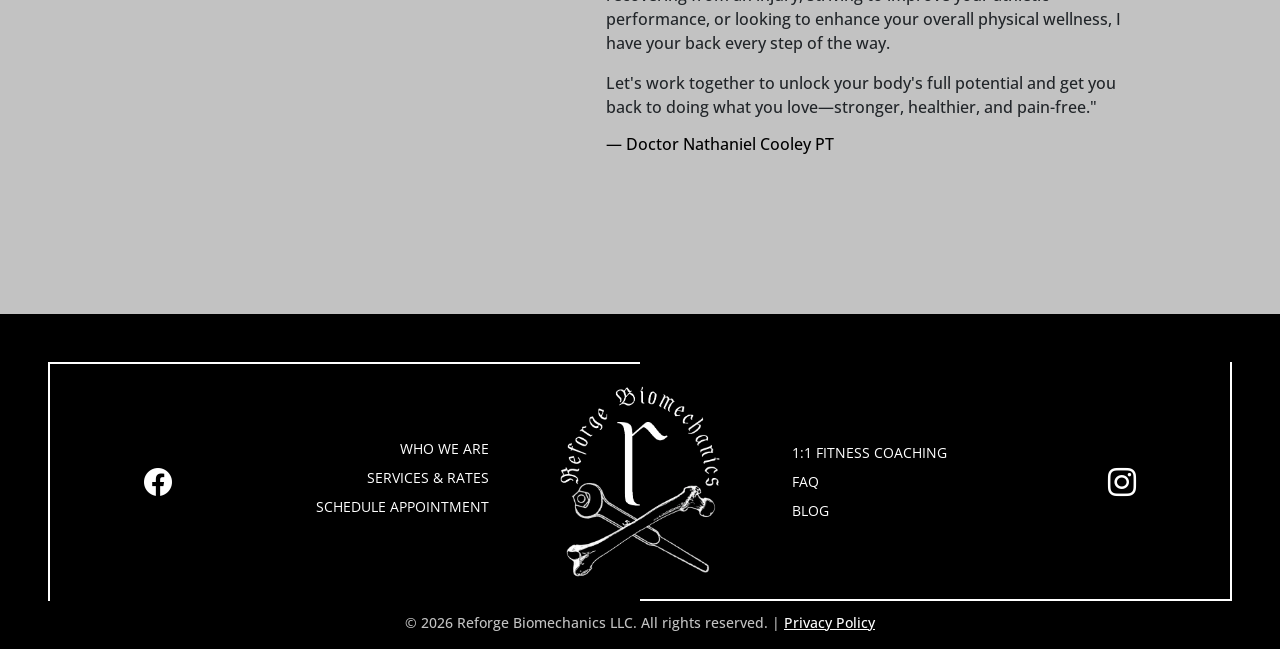
<file: who-we-are/index.html>
<!DOCTYPE html> <html lang="en"> <head> <meta charset="utf-8"> <meta name="viewport" content="width=device-width,initial-scale=1,shrink-to-fit=no"> <meta name="description" content="Learn about Reforge Biomechanics and Doctor Nathaniel Cooley PT's personalized approach to physical therapy, athletic performance, and whole-person wellness."> <link rel="apple-touch-icon" sizes="180x180" href="../assets/media/global/favicon/apple-touch-icon.webp?ckcachebust=273CE54CC57B4464F2BCD8BB8B50EAC4"> <link rel="icon" type="image/webp" sizes="32x32" href="../assets/media/global/favicon/favicon-32x32.webp?ckcachebust=0A2581CA7CD6BD1CC9CE571ABED2B0F4"> <link rel="icon" type="image/webp" sizes="16x16" href="../assets/media/global/favicon/favicon-16x16.webp?ckcachebust=61E6CB32641F2F8ABFE95FE479D12E5C"> <link rel="manifest" href="../assets/media/global/favicon/site.webmanifest?ckcachebust=7498E30910860CACD3222F6CDBD7D97B"> <title> Who We Are | Reforge Biomechanics </title> <link rel="preconnect" href="https://fonts.googleapis.com"> <link rel="preconnect" href="https://fonts.gstatic.com?ckcachebust=9E0573ECB4A0800788A3AA64AD731BBC" crossorigin> <link href="https://fonts.googleapis.com/css2?family=Open+Sans:ital,wght@0,300..800;1,300..800&display=swap" rel="stylesheet"> <link rel="preload" href="../assets/fonts/bootstrap-icons.woff2" as="font" type="font/woff2" crossorigin> <link href="../assets/css/main.css?ckcachebust=9322512F69A7465C15DC8EAD77C579D4" rel="stylesheet"> <script type="module" src="../assets/js/main.js?ckcachebust=3195C3DCA4C553B5997D95C028F3B0F2"></script> <script async src="https://www.googletagmanager.com/gtag/js?id=G-8SEBTFMG2Q&ckcachebust=816652170"></script> <script> window.dataLayer = window.dataLayer || [];
    function gtag() { dataLayer.push(arguments); }
    gtag('js', new Date());

    gtag('config', 'G-8SEBTFMG2Q'); </script> </head> <body id="who-we-are"> <a class="skip-link visually-hidden-focusable bg-secondary text-primary position-fixed top-0 start-0 p-2" href="#main-content" tabindex="1">Skip to main content</a> <nav id="main-nav" class="navbar navbar-dark bg-primary shadow fixed-top"> <div class="container-fluid"> <li class="nav-item nav-item-logo d-flex justify-content-lg-center align-items-center ms-3"> <a class="navbar-brand me-0" href="../index.html"> <img class="nav-logo" src="../assets/media/global/reforge-logo-white.webp" alt=""> </a> </li> <button class="navbar-toggler animated-toggler position-absolute top-0 end-0 mt-4 me-4" type="button" aria-controls="offcanvas-navbar"> <span class="burger-top"></span> <span class="burger-mdl"></span> <span class="burger-btm"></span> </button> <div id="offcanvas-navbar" class="offcanvas offcanvas-top bg-primary h-100" tabindex="-1" aria-labelledby="offcanvas-navbarLabel"> <div class="offcanvas-header"> <a href="../index.html"> <img class="nav-logo" src="../assets/media/global/reforge-logo-white.webp" alt=""> </a> <button class="btn-close btn-close-white" type="button" data-bs-dismiss="offcanvas" aria-label="Close"></button> </div> <div class="offcanvas-body bg-primary"> <ul class="navbar-nav align-items-center flex-grow-1"> <li class="nav-item mb-3"> <a class="nav-link fs-4 lh-1 text-secondary text-gray-hover" href="../who-we-are/index.html">Who We Are</a> </li> <li class="nav-item mb-3"> <a class="nav-link fs-4 lh-1 text-secondary text-gray-hover active" href="../services-and-rates/index.html">Services & Rates</a> </li> <li class="nav-item mb-3"> <a class="nav-link fs-4 lh-1 text-secondary text-gray-hover" href="https://reforgebiomechanics.janeapp.com/locations/reforge-biomechanics/book" target="_blank" rel="noopener noreferrer">Schedule Appointment</a> </li> <li class="nav-item mb-3"> <a class="nav-link fs-4 lh-1 text-secondary text-gray-hover" href="https://reforgebiomechanics.janeapp.com/locations/reforge-biomechanics/book" target="_blank" rel="noopener noreferrer">1:1 Fitness Coaching</a> </li> <li class="nav-item mb-3"> <a class="nav-link fs-4 lh-1 text-secondary text-gray-hover" href="../faq/index.html">FAQ</a> </li> <li class="nav-item mb-3"> <a class="nav-link fs-4 lh-1 text-secondary text-gray-hover" href="../blog/index.html">Blog</a> </li> </ul> </div> </div> </div> </nav> <main id="main-content"> <section class="interior-header bg-primary pb-0"> <div class="container"> <div class="row"> <div class="col"> <div class="header-wrapper position-relative mb-n5"> <h1 class="display-1 lh-1 text-uppercase w-100 text-center text-secondary position-absolute top-50 start-50 translate-middle z-1">Who We Are</h1> <picture> <source media="(min-width: 1400px)" srcset="../assets/media/pages/who-we-are/who-we-are-header-lg.webp" type="image/webp"> <source media="(min-width: 768px)" srcset="../assets/media/pages/who-we-are/who-we-are-header-md.webp" type="image/webp"> <source media="(max-width: 767.98px)" srcset="../assets/media/pages/who-we-are/who-we-are-header-sm.webp" type="image/webp"> <img class="w-100" src="../assets/media/pages/who-we-are/who-we-are-header-lg.jpg" alt=""> </picture> </div> </div> </div> </div> </section> <section class="position-relative mt-lg-5"> <div class="container"> <div class="bg-secondary position-relative pt-5 z-1"> <div class="row justify-content-center"> <div class="col-lg-10 text-center"> <h2>Reforge Biomechanics is owned and operated by Doctor Nathaniel Cooley PT.</h2> <hr class="opacity-100 text-primary border border-2 border-primary w-50 mx-auto my-5"> </div> </div> </div> </div> </section> <section class="bg-gray position-relative pt-0"> <picture> <source media="(min-width: 1200px)" srcset="../assets/media/pages/who-we-are/about-lg.webp" type="image/webp"> <source media="(max-width: 1199.98px)" srcset="../assets/media/pages/who-we-are/about-sm.webp" type="image/webp"> <img class="about-img position-xl-absolute top-0 start-0 mt-n6" src="../assets/media/pages/who-we-are/about-lg.webp" loading="lazy" alt=""> </picture> <div class="container mt-xl-n5"> <div class="row"> <div class="col-xl-8 offset-xl-4"> <div class="p-3 p-xl-5"> <p class="lead">Doctor Cooley holds a bachelors of science in kinesiology from Liberty University, and a Doctorate of Physical Therapy from Old Dominion University.</p> <p class="lead">He has 14 years of experience in musculoskeletal, neuromuscular, and general physical therapy Assessment and treatment.</p> <figure class="position-relative ps-4 ps-xl-6"> <div class="quote-wrapper position-absolute top-0 start-0 ms-n4 ms-md-n5 ms-xl-0"> <i class="bi bi-quote display-2 lh-1 d-block"></i> <i class="bi bi-quote display-2 lh-1 d-block close-quote"></i> </div> <blockquote> <p class="font-primary-bold">"Over the years, I've had the privilege of working with a diverse range of patients—from athletes recovering from injuries to individuals managing chronic pain or working to regain mobility.</p> <p class="font-primary-bold">In addition to my professional expertise, I'm deeply passionate about health and fitness on a personal level. As an athlete in strength sports for over 10 years, I've poured countless hours into understanding how the body performs under strain and how to maximize performance safely. This personal investment in fitness has led me to explore and integrate holistic health practices, including nutrition, supplements, and other wellness strategies, into my approach. I believe in a whole-person philosophy that combines physical therapy with mindful attention to nutrition, recovery, and mental well-being.</p> <p class="font-primary-bold">In starting my own private practice, I'm excited to offer a cash-based model that focuses solely on you—without the constraints of insurance companies or long wait times. I'm committed to providing one-on-one care tailored specifically to your needs and goals. Whether you're recovering from an injury, striving to improve your athletic performance, or looking to enhance your overall physical wellness, I have your back every step of the way.</p> <p class="font-primary-bold">Let's work together to unlock your body's full potential and get you back to doing what you love—stronger, healthier, and pain-free."</p> </blockquote> <figcaption class="h6 text-primary">— Doctor Nathaniel Cooley PT</figcaption> </figure> </div> </div> </div> </div> </section> </main> <div id="privacy-policy-modal" class="modal fade" tabindex="-1"> <div class="modal-dialog modal-lg"> <div class="modal-content"> <div class="modal-body position-relative p-0"> <i class="bi bi-x-lg fs-4 lh-1 text-primary position-absolute top-0 end-0 p-2 opacity-50-hover z-1" type="button" data-bs-dismiss="modal" aria-label="Close"></i> <div class="bg-gray accent-container shadow p-3 p-md-4 h-100"> <p class="h4 text-uppercase text-primary text-decoration-underline mb-4">Privacy Policy</p> <p class="font-primary-bold">No mobile information will be shared with third parties/affiliates for marketing/promotional purposes. All other categories exclude text messaging originator opt-in data and consent; this information will not be shared with any third parties</p> </div> </div> </div> </div> </div> <footer class="bg-primary p-4 p-lg-5"> <div id="footer-wrapper" class="mb-3 mb-lg-0"> <div class="top-line"></div> <a class="position-absolute top-0 top-lg-50 start-0 translate-middle-lg-y mt-5 mt-lg-0 ms-5 ms-lg-6 z-1" href="https://www.facebook.com/profile.php?id=61575986151560" target="_blank" aria-label="Facebook"> <i class="bi bi-facebook text-secondary fs-3 text-gray-hover"></i> </a> <div class="container position-relative p-4"> <div id="footer-main" class="row justify-content-center"> <div class="col-6 col-lg-4 text-center text-lg-end align-content-center order-2 order-lg-1"> <a class="small text-uppercase text-secondary text-decoration-none d-block w-fit-content mb-2 text-gray-hover mx-auto me-lg-0" href="../who-we-are/index.html">Who We Are</a> <a class="small text-uppercase text-secondary text-decoration-none d-block w-fit-content mb-2 text-gray-hover mx-auto me-lg-0" href="../services-and-rates/index.html">Services & Rates</a> <a class="small text-uppercase text-secondary text-decoration-none d-block w-fit-content mb-2 text-gray-hover mx-auto me-lg-0" href="https://reforgebiomechanics.janeapp.com/locations/reforge-biomechanics/book" target="_blank">Schedule Appointment</a> </div> <div class="col-lg-3 text-center order-1 order-lg-2 mb-3 mb-lg-0"> <img class="footer-logo" src="../assets/media/global/reforge-logo-white.webp" alt=""> </div> <div class="col-6 col-lg-4 text-center text-lg-start align-content-center order-3"> <a class="small text-uppercase text-secondary text-decoration-none d-block w-fit-content mb-2 text-gray-hover mx-auto ms-lg-0" href="https://reforgebiomechanics.janeapp.com/locations/reforge-biomechanics/book" target="_blank">1:1 Fitness Coaching</a> <a class="small text-uppercase text-secondary text-decoration-none d-block w-fit-content mb-2 text-gray-hover mx-auto ms-lg-0" href="../faq/index.html">FAQ</a> <a class="small text-uppercase text-secondary text-decoration-none d-block w-fit-content mb-0 text-gray-hover mx-auto ms-lg-0" href="../blog/index.html">Blog</a> </div> </div> </div> <a class="position-absolute top-0 top-lg-50 end-0 translate-middle-lg-y mt-5 mt-lg-0 me-5 me-lg-6 z-1" href="https://www.instagram.com/reforgebiomechanics/" target="_blank" aria-label="Instagram"> <i class="bi bi-instagram text-secondary fs-3 text-gray-hover"></i> </a> <div class="btm-line"></div> </div> <h6 id="copyright" class="position-absolute bottom-0 start-50 translate-middle-x w-100 text-center small lh-base text-gray mb-3"> &copy; <span id="current-year"></span> Reforge Biomechanics LLC. All rights reserved. | <a class="text-secondary link-underline-white link-underline-opacity-0-hover" href="#" data-bs-toggle="modal" data-bs-target="#privacy-policy-modal">Privacy Policy</a></h6> </footer> </body> </html>
</file>
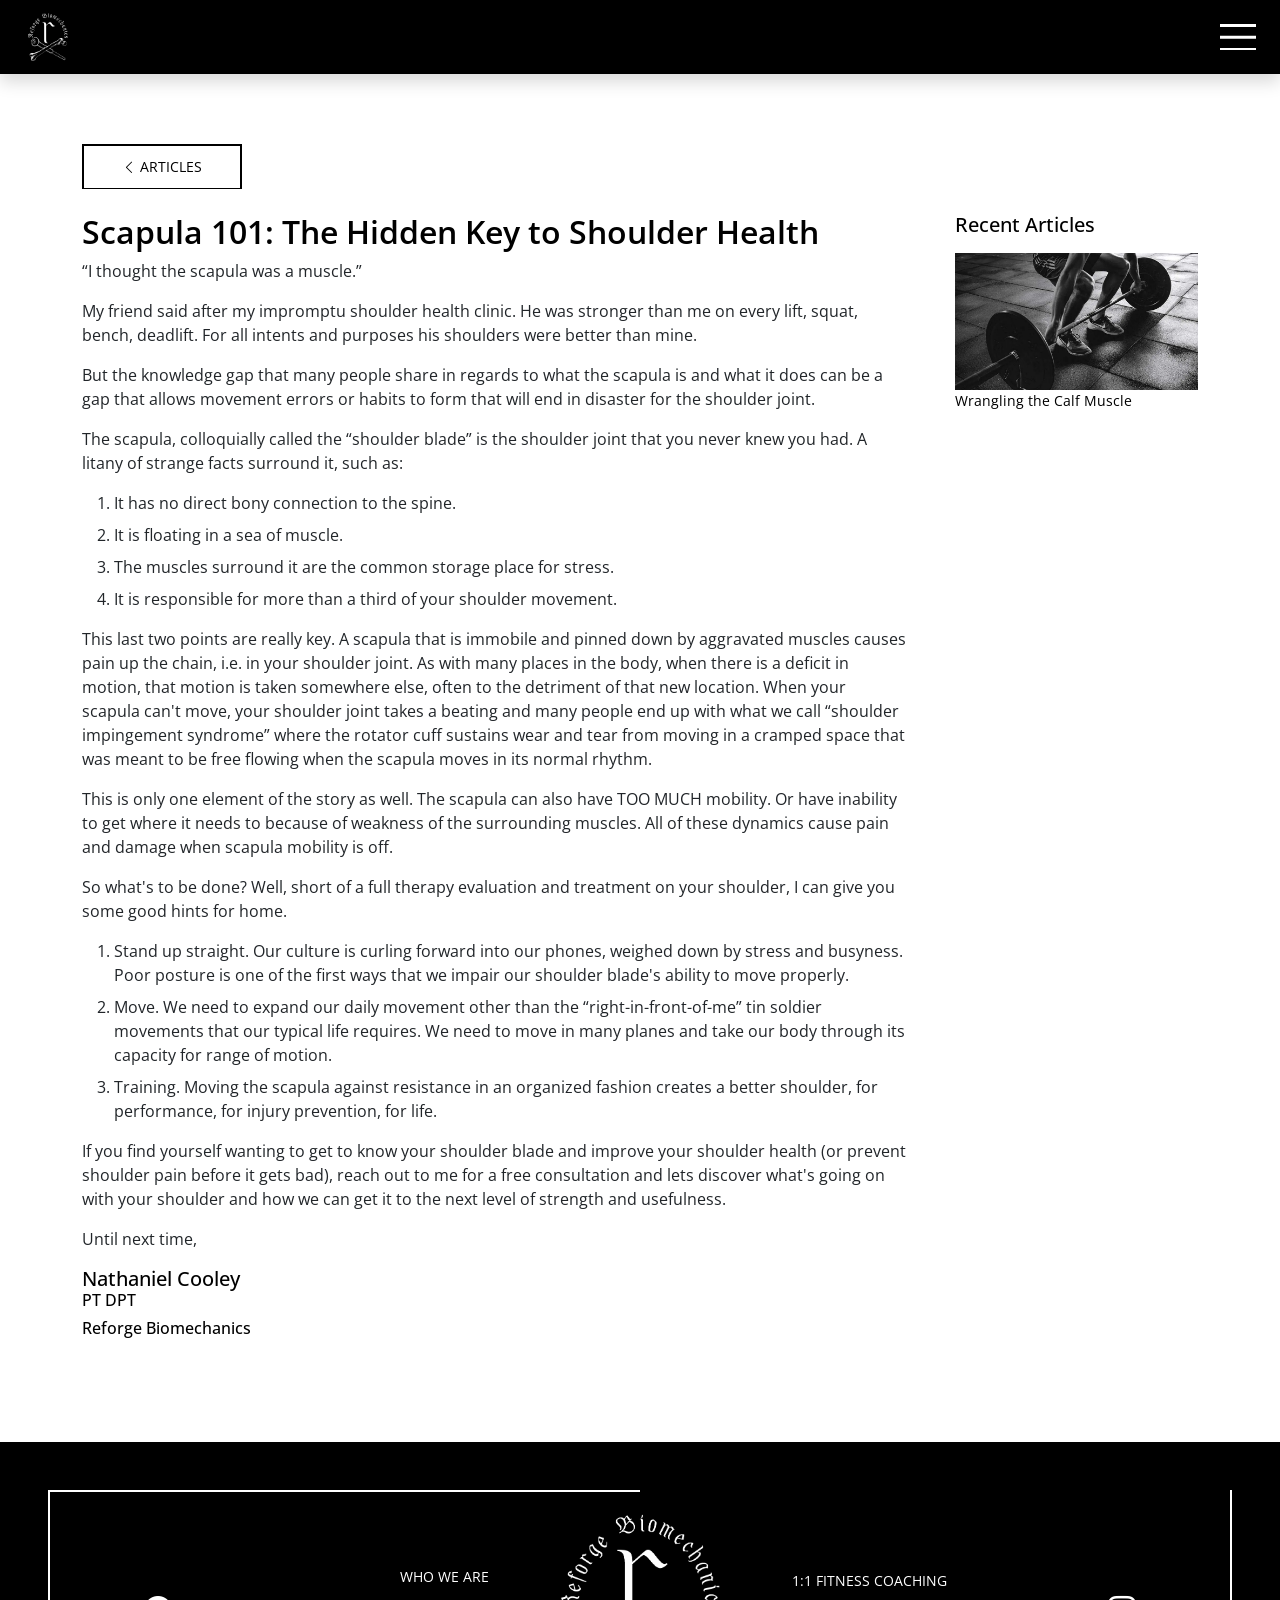
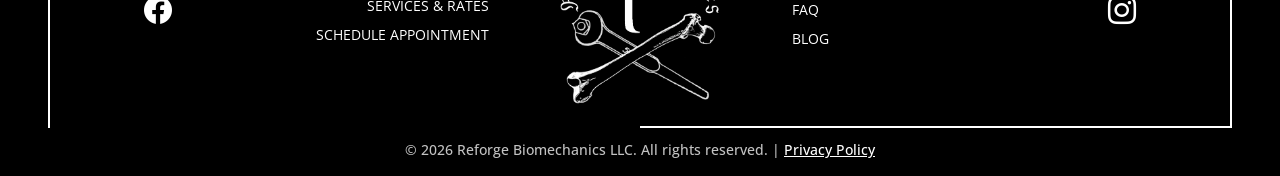
<file: blog/scapula-101/index.html>
<!DOCTYPE html> <html lang="en"> <head> <meta charset="utf-8"> <meta name="viewport" content="width=device-width,initial-scale=1,shrink-to-fit=no"> <meta name="description" content="Learn how scapula mobility, posture, and strength affect shoulder health, and discover practical tips to improve shoulder movement and prevent pain."> <link rel="apple-touch-icon" sizes="180x180" href="../../assets/media/global/favicon/apple-touch-icon.webp?ckcachebust=273CE54CC57B4464F2BCD8BB8B50EAC4"> <link rel="icon" type="image/webp" sizes="32x32" href="../../assets/media/global/favicon/favicon-32x32.webp?ckcachebust=816652169"> <link rel="icon" type="image/webp" sizes="16x16" href="../../assets/media/global/favicon/favicon-16x16.webp?ckcachebust=816652169"> <link rel="manifest" href="../../assets/media/global/favicon/site.webmanifest?ckcachebust=7498E30910860CACD3222F6CDBD7D97B"> <title> Scapula 101 | Reforge Biomechanics </title> <link rel="preconnect" href="https://fonts.googleapis.com"> <link rel="preconnect" href="https://fonts.gstatic.com?ckcachebust=9E0573ECB4A0800788A3AA64AD731BBC" crossorigin> <link href="https://fonts.googleapis.com/css2?family=Open+Sans:ital,wght@0,300..800;1,300..800&display=swap" rel="stylesheet"> <link rel="preload" href="../../assets/fonts/bootstrap-icons.woff2" as="font" type="font/woff2" crossorigin> <link href="../../assets/css/main.css?ckcachebust=9322512F69A7465C15DC8EAD77C579D4" rel="stylesheet"> <script type="module" src="../../assets/js/main.js?ckcachebust=3195C3DCA4C553B5997D95C028F3B0F2"></script> <script type="module" src="../../assets/js/blog-post.js?ckcachebust=EE227F76ACDF7206FE089AFE21BE3E8B"></script> <script async src="https://www.googletagmanager.com/gtag/js?id=G-8SEBTFMG2Q&ckcachebust=816652169"></script> <script> window.dataLayer = window.dataLayer || [];
    function gtag() { dataLayer.push(arguments); }
    gtag('js', new Date());

    gtag('config', 'G-8SEBTFMG2Q'); </script> </head> <body id="scapula-101"> <a class="skip-link visually-hidden-focusable bg-secondary text-primary position-fixed top-0 start-0 p-2" href="#main-content" tabindex="1">Skip to main content</a> <nav id="main-nav" class="navbar navbar-dark bg-primary shadow fixed-top"> <div class="container-fluid"> <li class="nav-item nav-item-logo d-flex justify-content-lg-center align-items-center ms-3"> <a class="navbar-brand me-0" href="../../index.html"> <img class="nav-logo" src="../../assets/media/global/reforge-logo-white.webp" alt=""> </a> </li> <button class="navbar-toggler animated-toggler position-absolute top-0 end-0 mt-4 me-4" type="button" aria-controls="offcanvas-navbar"> <span class="burger-top"></span> <span class="burger-mdl"></span> <span class="burger-btm"></span> </button> <div id="offcanvas-navbar" class="offcanvas offcanvas-top bg-primary h-100" tabindex="-1" aria-labelledby="offcanvas-navbarLabel"> <div class="offcanvas-header"> <a href="../../index.html"> <img class="nav-logo" src="../../assets/media/global/reforge-logo-white.webp" alt=""> </a> <button class="btn-close btn-close-white" type="button" data-bs-dismiss="offcanvas" aria-label="Close"></button> </div> <div class="offcanvas-body bg-primary"> <ul class="navbar-nav align-items-center flex-grow-1"> <li class="nav-item mb-3"> <a class="nav-link fs-4 lh-1 text-secondary text-gray-hover" href="../../who-we-are/index.html">Who We Are</a> </li> <li class="nav-item mb-3"> <a class="nav-link fs-4 lh-1 text-secondary text-gray-hover" href="../../services-and-rates/index.html">Services & Rates</a> </li> <li class="nav-item mb-3"> <a class="nav-link fs-4 lh-1 text-secondary text-gray-hover" href="https://reforgebiomechanics.janeapp.com/locations/reforge-biomechanics/book" target="_blank" rel="noopener noreferrer">Schedule Appointment</a> </li> <li class="nav-item mb-3"> <a class="nav-link fs-4 lh-1 text-secondary text-gray-hover" href="https://reforgebiomechanics.janeapp.com/locations/reforge-biomechanics/book" target="_blank" rel="noopener noreferrer">1:1 Fitness Coaching</a> </li> <li class="nav-item mb-3"> <a class="nav-link fs-4 lh-1 text-secondary text-gray-hover" href="../../faq/index.html">FAQ</a> </li> <li class="nav-item mb-3"> <a class="nav-link fs-4 lh-1 text-secondary text-gray-hover active" href="../../blog/index.html">Blog</a> </li> </ul> </div> </div> </div> </nav> <main id="main-content"> <section class="position-relative mt-lg-5"> <div class="container"> <div class="row justify-content-center gx-lg-5 gy-5 gy-lg-0"> <div class="col-12 mb-4"> <a class="btn btn-sm btn-primary" href="../index.html"> <div><i class="bi bi-chevron-left d-inline-block"></i> Articles</div> </a> </div> <div class="col-lg-9"> <h2>Scapula 101: The Hidden Key to Shoulder Health</h2> <p>“I thought the scapula was a muscle.”</p> <p>My friend said after my impromptu shoulder health clinic. He was stronger than me on every lift, squat, bench, deadlift. For all intents and purposes his shoulders were better than mine.</p> <p>But the knowledge gap that many people share in regards to what the scapula is and what it does can be a gap that allows movement errors or habits to form that will end in disaster for the shoulder joint.</p> <p>The scapula, colloquially called the “shoulder blade” is the shoulder joint that you never knew you had. A litany of strange facts surround it, such as:</p> <ol> <li class="mb-2">It has no direct bony connection to the spine.</li> <li class="mb-2">It is floating in a sea of muscle.</li> <li class="mb-2">The muscles surround it are the common storage place for stress.</li> <li class="mb-2">It is responsible for more than a third of your shoulder movement.</li> </ol> <p>This last two points are really key. A scapula that is immobile and pinned down by aggravated muscles causes pain up the chain, i.e. in your shoulder joint. As with many places in the body, when there is a deficit in motion, that motion is taken somewhere else, often to the detriment of that new location. When your scapula can't move, your shoulder joint takes a beating and many people end up with what we call “shoulder impingement syndrome” where the rotator cuff sustains wear and tear from moving in a cramped space that was meant to be free flowing when the scapula moves in its normal rhythm.</p> <p>This is only one element of the story as well. The scapula can also have TOO MUCH mobility. Or have inability to get where it needs to because of weakness of the surrounding muscles. All of these dynamics cause pain and damage when scapula mobility is off.</p> <p>So what's to be done? Well, short of a full therapy evaluation and treatment on your shoulder, I can give you some good hints for home.</p> <ol> <li class="mb-2">Stand up straight. Our culture is curling forward into our phones, weighed down by stress and busyness. Poor posture is one of the first ways that we impair our shoulder blade's ability to move properly.</li> <li class="mb-2">Move. We need to expand our daily movement other than the “right-in-front-of-me” tin soldier movements that our typical life requires. We need to move in many planes and take our body through its capacity for range of motion.</li> <li class="mb-2">Training. Moving the scapula against resistance in an organized fashion creates a better shoulder, for performance, for injury prevention, for life.</li> </ol> <p>If you find yourself wanting to get to know your shoulder blade and improve your shoulder health (or prevent shoulder pain before it gets bad), reach out to me for a free consultation and lets discover what's going on with your shoulder and how we can get it to the next level of strength and usefulness.</p> <p>Until next time,</p> <p class="h5 mb-0">Nathaniel Cooley</p> <p class="h6">PT DPT</p> <p class="h6">Reforge Biomechanics</p> </div> <hr class="opacity-30 d-lg-none"> <aside class="col-lg-3"> <div class="blog-sidebar"> <h3 class="h5 mb-3">Recent Articles</h3> <ul id="recent-articles" class="list-unstyled row row-cols-1 row-cols-sm-2 row-cols-lg-1"> </ul> </div> </aside> </div> </div> </section> </main> <div id="privacy-policy-modal" class="modal fade" tabindex="-1"> <div class="modal-dialog modal-lg"> <div class="modal-content"> <div class="modal-body position-relative p-0"> <i class="bi bi-x-lg fs-4 lh-1 text-primary position-absolute top-0 end-0 p-2 opacity-50-hover z-1" type="button" data-bs-dismiss="modal" aria-label="Close"></i> <div class="bg-gray accent-container shadow p-3 p-md-4 h-100"> <p class="h4 text-uppercase text-primary text-decoration-underline mb-4">Privacy Policy</p> <p class="font-primary-bold">No mobile information will be shared with third parties/affiliates for marketing/promotional purposes. All other categories exclude text messaging originator opt-in data and consent; this information will not be shared with any third parties</p> </div> </div> </div> </div> </div> <footer class="bg-primary p-4 p-lg-5"> <div id="footer-wrapper" class="mb-3 mb-lg-0"> <div class="top-line"></div> <a class="position-absolute top-0 top-lg-50 start-0 translate-middle-lg-y mt-5 mt-lg-0 ms-5 ms-lg-6 z-1" href="https://www.facebook.com/profile.php?id=61575986151560" target="_blank" aria-label="Facebook"> <i class="bi bi-facebook text-secondary fs-3 text-gray-hover"></i> </a> <div class="container position-relative p-4"> <div id="footer-main" class="row justify-content-center"> <div class="col-6 col-lg-4 text-center text-lg-end align-content-center order-2 order-lg-1"> <a class="small text-uppercase text-secondary text-decoration-none d-block w-fit-content mb-2 text-gray-hover mx-auto me-lg-0" href="../../who-we-are/index.html">Who We Are</a> <a class="small text-uppercase text-secondary text-decoration-none d-block w-fit-content mb-2 text-gray-hover mx-auto me-lg-0" href="../../services-and-rates/index.html">Services & Rates</a> <a class="small text-uppercase text-secondary text-decoration-none d-block w-fit-content mb-2 text-gray-hover mx-auto me-lg-0" href="https://reforgebiomechanics.janeapp.com/locations/reforge-biomechanics/book" target="_blank">Schedule Appointment</a> </div> <div class="col-lg-3 text-center order-1 order-lg-2 mb-3 mb-lg-0"> <img class="footer-logo" src="../../assets/media/global/reforge-logo-white.webp" alt=""> </div> <div class="col-6 col-lg-4 text-center text-lg-start align-content-center order-3"> <a class="small text-uppercase text-secondary text-decoration-none d-block w-fit-content mb-2 text-gray-hover mx-auto ms-lg-0" href="https://reforgebiomechanics.janeapp.com/locations/reforge-biomechanics/book" target="_blank">1:1 Fitness Coaching</a> <a class="small text-uppercase text-secondary text-decoration-none d-block w-fit-content mb-2 text-gray-hover mx-auto ms-lg-0" href="../../faq/index.html">FAQ</a> <a class="small text-uppercase text-secondary text-decoration-none d-block w-fit-content mb-0 text-gray-hover mx-auto ms-lg-0" href="../../blog/index.html">Blog</a> </div> </div> </div> <a class="position-absolute top-0 top-lg-50 end-0 translate-middle-lg-y mt-5 mt-lg-0 me-5 me-lg-6 z-1" href="https://www.instagram.com/reforgebiomechanics/" target="_blank" aria-label="Instagram"> <i class="bi bi-instagram text-secondary fs-3 text-gray-hover"></i> </a> <div class="btm-line"></div> </div> <h6 id="copyright" class="position-absolute bottom-0 start-50 translate-middle-x w-100 text-center small lh-base text-gray mb-3"> &copy; <span id="current-year"></span> Reforge Biomechanics LLC. All rights reserved. | <a class="text-secondary link-underline-white link-underline-opacity-0-hover" href="#" data-bs-toggle="modal" data-bs-target="#privacy-policy-modal">Privacy Policy</a></h6> </footer> </body> </html>
</file>
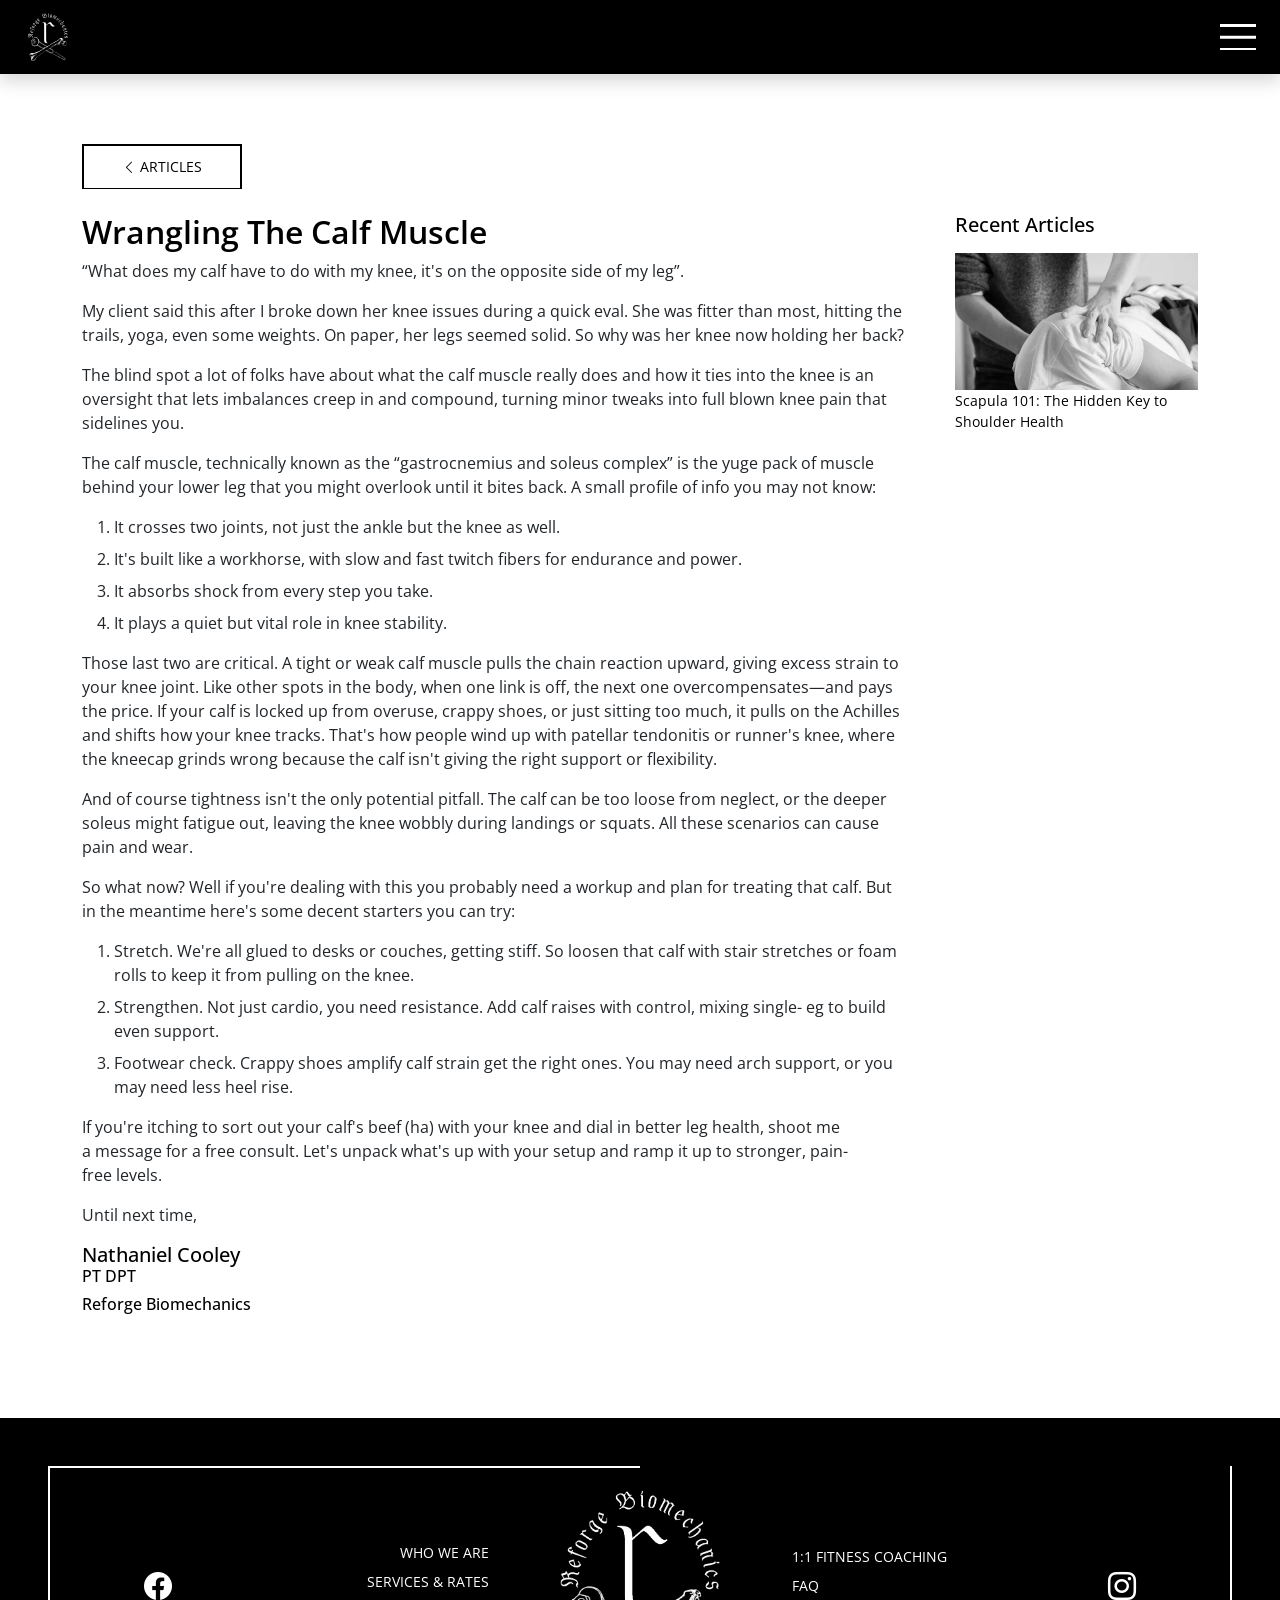
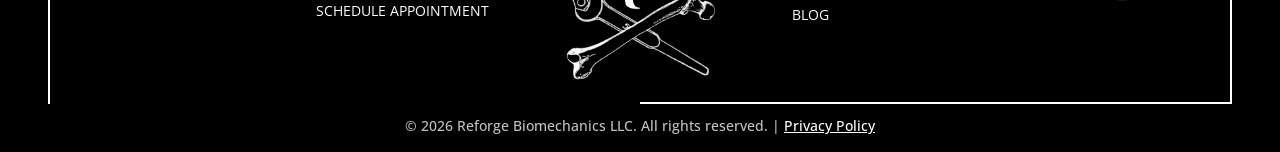
<file: blog/wrangling-calf-muscle/index.html>
<!DOCTYPE html> <html lang="en"> <head> <meta charset="utf-8"> <meta name="viewport" content="width=device-width,initial-scale=1,shrink-to-fit=no"> <meta name="description" content="Learn how calf muscle tightness and weakness can affect knee stability, tracking, and pain, plus simple ways to improve calf mobility and strength."> <link rel="apple-touch-icon" sizes="180x180" href="../../assets/media/global/favicon/apple-touch-icon.webp?ckcachebust=273CE54CC57B4464F2BCD8BB8B50EAC4"> <link rel="icon" type="image/webp" sizes="32x32" href="../../assets/media/global/favicon/favicon-32x32.webp?ckcachebust=816652169"> <link rel="icon" type="image/webp" sizes="16x16" href="../../assets/media/global/favicon/favicon-16x16.webp?ckcachebust=816652169"> <link rel="manifest" href="../../assets/media/global/favicon/site.webmanifest?ckcachebust=7498E30910860CACD3222F6CDBD7D97B"> <title> Wrangling the Calf Muscle | Reforge Biomechanics </title> <link rel="preconnect" href="https://fonts.googleapis.com"> <link rel="preconnect" href="https://fonts.gstatic.com?ckcachebust=9E0573ECB4A0800788A3AA64AD731BBC" crossorigin> <link href="https://fonts.googleapis.com/css2?family=Open+Sans:ital,wght@0,300..800;1,300..800&display=swap" rel="stylesheet"> <link rel="preload" href="../../assets/fonts/bootstrap-icons.woff2" as="font" type="font/woff2" crossorigin> <link href="../../assets/css/main.css?ckcachebust=9322512F69A7465C15DC8EAD77C579D4" rel="stylesheet"> <script type="module" src="../../assets/js/main.js?ckcachebust=3195C3DCA4C553B5997D95C028F3B0F2"></script> <script type="module" src="../../assets/js/blog-post.js?ckcachebust=EE227F76ACDF7206FE089AFE21BE3E8B"></script> <script async src="https://www.googletagmanager.com/gtag/js?id=G-8SEBTFMG2Q&ckcachebust=816652169"></script> <script> window.dataLayer = window.dataLayer || [];
    function gtag() { dataLayer.push(arguments); }
    gtag('js', new Date());

    gtag('config', 'G-8SEBTFMG2Q'); </script> </head> <body id="wrangling-calf-muscle"> <a class="skip-link visually-hidden-focusable bg-secondary text-primary position-fixed top-0 start-0 p-2" href="#main-content" tabindex="1">Skip to main content</a> <nav id="main-nav" class="navbar navbar-dark bg-primary shadow fixed-top"> <div class="container-fluid"> <li class="nav-item nav-item-logo d-flex justify-content-lg-center align-items-center ms-3"> <a class="navbar-brand me-0" href="../../index.html"> <img class="nav-logo" src="../../assets/media/global/reforge-logo-white.webp" alt=""> </a> </li> <button class="navbar-toggler animated-toggler position-absolute top-0 end-0 mt-4 me-4" type="button" aria-controls="offcanvas-navbar"> <span class="burger-top"></span> <span class="burger-mdl"></span> <span class="burger-btm"></span> </button> <div id="offcanvas-navbar" class="offcanvas offcanvas-top bg-primary h-100" tabindex="-1" aria-labelledby="offcanvas-navbarLabel"> <div class="offcanvas-header"> <a href="../../index.html"> <img class="nav-logo" src="../../assets/media/global/reforge-logo-white.webp" alt=""> </a> <button class="btn-close btn-close-white" type="button" data-bs-dismiss="offcanvas" aria-label="Close"></button> </div> <div class="offcanvas-body bg-primary"> <ul class="navbar-nav align-items-center flex-grow-1"> <li class="nav-item mb-3"> <a class="nav-link fs-4 lh-1 text-secondary text-gray-hover" href="../../who-we-are/index.html">Who We Are</a> </li> <li class="nav-item mb-3"> <a class="nav-link fs-4 lh-1 text-secondary text-gray-hover" href="../../services-and-rates/index.html">Services & Rates</a> </li> <li class="nav-item mb-3"> <a class="nav-link fs-4 lh-1 text-secondary text-gray-hover" href="https://reforgebiomechanics.janeapp.com/locations/reforge-biomechanics/book" target="_blank" rel="noopener noreferrer">Schedule Appointment</a> </li> <li class="nav-item mb-3"> <a class="nav-link fs-4 lh-1 text-secondary text-gray-hover" href="https://reforgebiomechanics.janeapp.com/locations/reforge-biomechanics/book" target="_blank" rel="noopener noreferrer">1:1 Fitness Coaching</a> </li> <li class="nav-item mb-3"> <a class="nav-link fs-4 lh-1 text-secondary text-gray-hover" href="../../faq/index.html">FAQ</a> </li> <li class="nav-item mb-3"> <a class="nav-link fs-4 lh-1 text-secondary text-gray-hover active" href="../../blog/index.html">Blog</a> </li> </ul> </div> </div> </div> </nav> <main id="main-content"> <section class="position-relative mt-lg-5"> <div class="container"> <div class="row justify-content-center gx-lg-5 gy-5 gy-lg-0"> <div class="col-12 mb-4"> <a class="btn btn-sm btn-primary" href="../index.html"> <div><i class="bi bi-chevron-left d-inline-block"></i> Articles</div> </a> </div> <div class="col-lg-9"> <h2>Wrangling The Calf Muscle</h2> <p>“What does my calf have to do with my knee, it's on the opposite side of my leg”.</p> <p>My client said this after I broke down her knee issues during a quick eval. She was fitter than most, hitting the trails, yoga, even some weights. On paper, her legs seemed solid. So why was her knee now holding her back?</p> <p>The blind spot a lot of folks have about what the calf muscle really does and how it ties into the knee is an oversight that lets imbalances creep in and compound, turning minor tweaks into full blown knee pain that sidelines you.</p> <p>The calf muscle, technically known as the “gastrocnemius and soleus complex” is the yuge pack of muscle behind your lower leg that you might overlook until it bites back. A small profile of info you may not know:</p> <ol> <li class="mb-2">It crosses two joints, not just the ankle but the knee as well.</li> <li class="mb-2">It's built like a workhorse, with slow and fast twitch fibers for endurance and power.</li> <li class="mb-2">It absorbs shock from every step you take.</li> <li class="mb-2">It plays a quiet but vital role in knee stability.</li> </ol> <p>Those last two are critical. A tight or weak calf muscle pulls the chain reaction upward, giving excess strain to your knee joint. Like other spots in the body, when one link is off, the next one overcompensates—and pays the price. If your calf is locked up from overuse, crappy shoes, or just sitting too much, it pulls on the Achilles and shifts how your knee tracks. That's how people wind up with patellar tendonitis or runner's knee, where the kneecap grinds wrong because the calf isn't giving the right support or flexibility.</p> <p>And of course tightness isn't the only potential pitfall. The calf can be too loose from neglect, or the deeper soleus might fatigue out, leaving the knee wobbly during landings or squats. All these scenarios can cause pain and wear.</p> <p>So what now? Well if you're dealing with this you probably need a workup and plan for treating that calf. But in the meantime here's some decent starters you can try:</p> <ol> <li class="mb-2">Stretch. We're all glued to desks or couches, getting stiff. So loosen that calf with stair stretches or foam rolls to keep it from pulling on the knee.</li> <li class="mb-2">Strengthen. Not just cardio, you need resistance. Add calf raises with control, mixing single- eg to build even support.</li> <li class="mb-2">Footwear check. Crappy shoes amplify calf strain get the right ones. You may need arch support, or you may need less heel rise.</li> </ol> <p>If you're itching to sort out your calf's beef (ha) with your knee and dial in better leg health, shoot me a message for a free consult. Let's unpack what's up with your setup and ramp it up to stronger, pain-free levels.</p> <p>Until next time,</p> <p class="h5 mb-0">Nathaniel Cooley</p> <p class="h6">PT DPT</p> <p class="h6">Reforge Biomechanics</p> </div> <hr class="opacity-30 d-lg-none"> <aside class="col-lg-3"> <div class="blog-sidebar"> <h3 class="h5 mb-3">Recent Articles</h3> <ul id="recent-articles" class="list-unstyled row row-cols-1 row-cols-sm-2 row-cols-lg-1"> </ul> </div> </aside> </div> </div> </section> </main> <div id="privacy-policy-modal" class="modal fade" tabindex="-1"> <div class="modal-dialog modal-lg"> <div class="modal-content"> <div class="modal-body position-relative p-0"> <i class="bi bi-x-lg fs-4 lh-1 text-primary position-absolute top-0 end-0 p-2 opacity-50-hover z-1" type="button" data-bs-dismiss="modal" aria-label="Close"></i> <div class="bg-gray accent-container shadow p-3 p-md-4 h-100"> <p class="h4 text-uppercase text-primary text-decoration-underline mb-4">Privacy Policy</p> <p class="font-primary-bold">No mobile information will be shared with third parties/affiliates for marketing/promotional purposes. All other categories exclude text messaging originator opt-in data and consent; this information will not be shared with any third parties</p> </div> </div> </div> </div> </div> <footer class="bg-primary p-4 p-lg-5"> <div id="footer-wrapper" class="mb-3 mb-lg-0"> <div class="top-line"></div> <a class="position-absolute top-0 top-lg-50 start-0 translate-middle-lg-y mt-5 mt-lg-0 ms-5 ms-lg-6 z-1" href="https://www.facebook.com/profile.php?id=61575986151560" target="_blank" aria-label="Facebook"> <i class="bi bi-facebook text-secondary fs-3 text-gray-hover"></i> </a> <div class="container position-relative p-4"> <div id="footer-main" class="row justify-content-center"> <div class="col-6 col-lg-4 text-center text-lg-end align-content-center order-2 order-lg-1"> <a class="small text-uppercase text-secondary text-decoration-none d-block w-fit-content mb-2 text-gray-hover mx-auto me-lg-0" href="../../who-we-are/index.html">Who We Are</a> <a class="small text-uppercase text-secondary text-decoration-none d-block w-fit-content mb-2 text-gray-hover mx-auto me-lg-0" href="../../services-and-rates/index.html">Services & Rates</a> <a class="small text-uppercase text-secondary text-decoration-none d-block w-fit-content mb-2 text-gray-hover mx-auto me-lg-0" href="https://reforgebiomechanics.janeapp.com/locations/reforge-biomechanics/book" target="_blank">Schedule Appointment</a> </div> <div class="col-lg-3 text-center order-1 order-lg-2 mb-3 mb-lg-0"> <img class="footer-logo" src="../../assets/media/global/reforge-logo-white.webp" alt=""> </div> <div class="col-6 col-lg-4 text-center text-lg-start align-content-center order-3"> <a class="small text-uppercase text-secondary text-decoration-none d-block w-fit-content mb-2 text-gray-hover mx-auto ms-lg-0" href="https://reforgebiomechanics.janeapp.com/locations/reforge-biomechanics/book" target="_blank">1:1 Fitness Coaching</a> <a class="small text-uppercase text-secondary text-decoration-none d-block w-fit-content mb-2 text-gray-hover mx-auto ms-lg-0" href="../../faq/index.html">FAQ</a> <a class="small text-uppercase text-secondary text-decoration-none d-block w-fit-content mb-0 text-gray-hover mx-auto ms-lg-0" href="../../blog/index.html">Blog</a> </div> </div> </div> <a class="position-absolute top-0 top-lg-50 end-0 translate-middle-lg-y mt-5 mt-lg-0 me-5 me-lg-6 z-1" href="https://www.instagram.com/reforgebiomechanics/" target="_blank" aria-label="Instagram"> <i class="bi bi-instagram text-secondary fs-3 text-gray-hover"></i> </a> <div class="btm-line"></div> </div> <h6 id="copyright" class="position-absolute bottom-0 start-50 translate-middle-x w-100 text-center small lh-base text-gray mb-3"> &copy; <span id="current-year"></span> Reforge Biomechanics LLC. All rights reserved. | <a class="text-secondary link-underline-white link-underline-opacity-0-hover" href="#" data-bs-toggle="modal" data-bs-target="#privacy-policy-modal">Privacy Policy</a></h6> </footer> </body> </html>
</file>
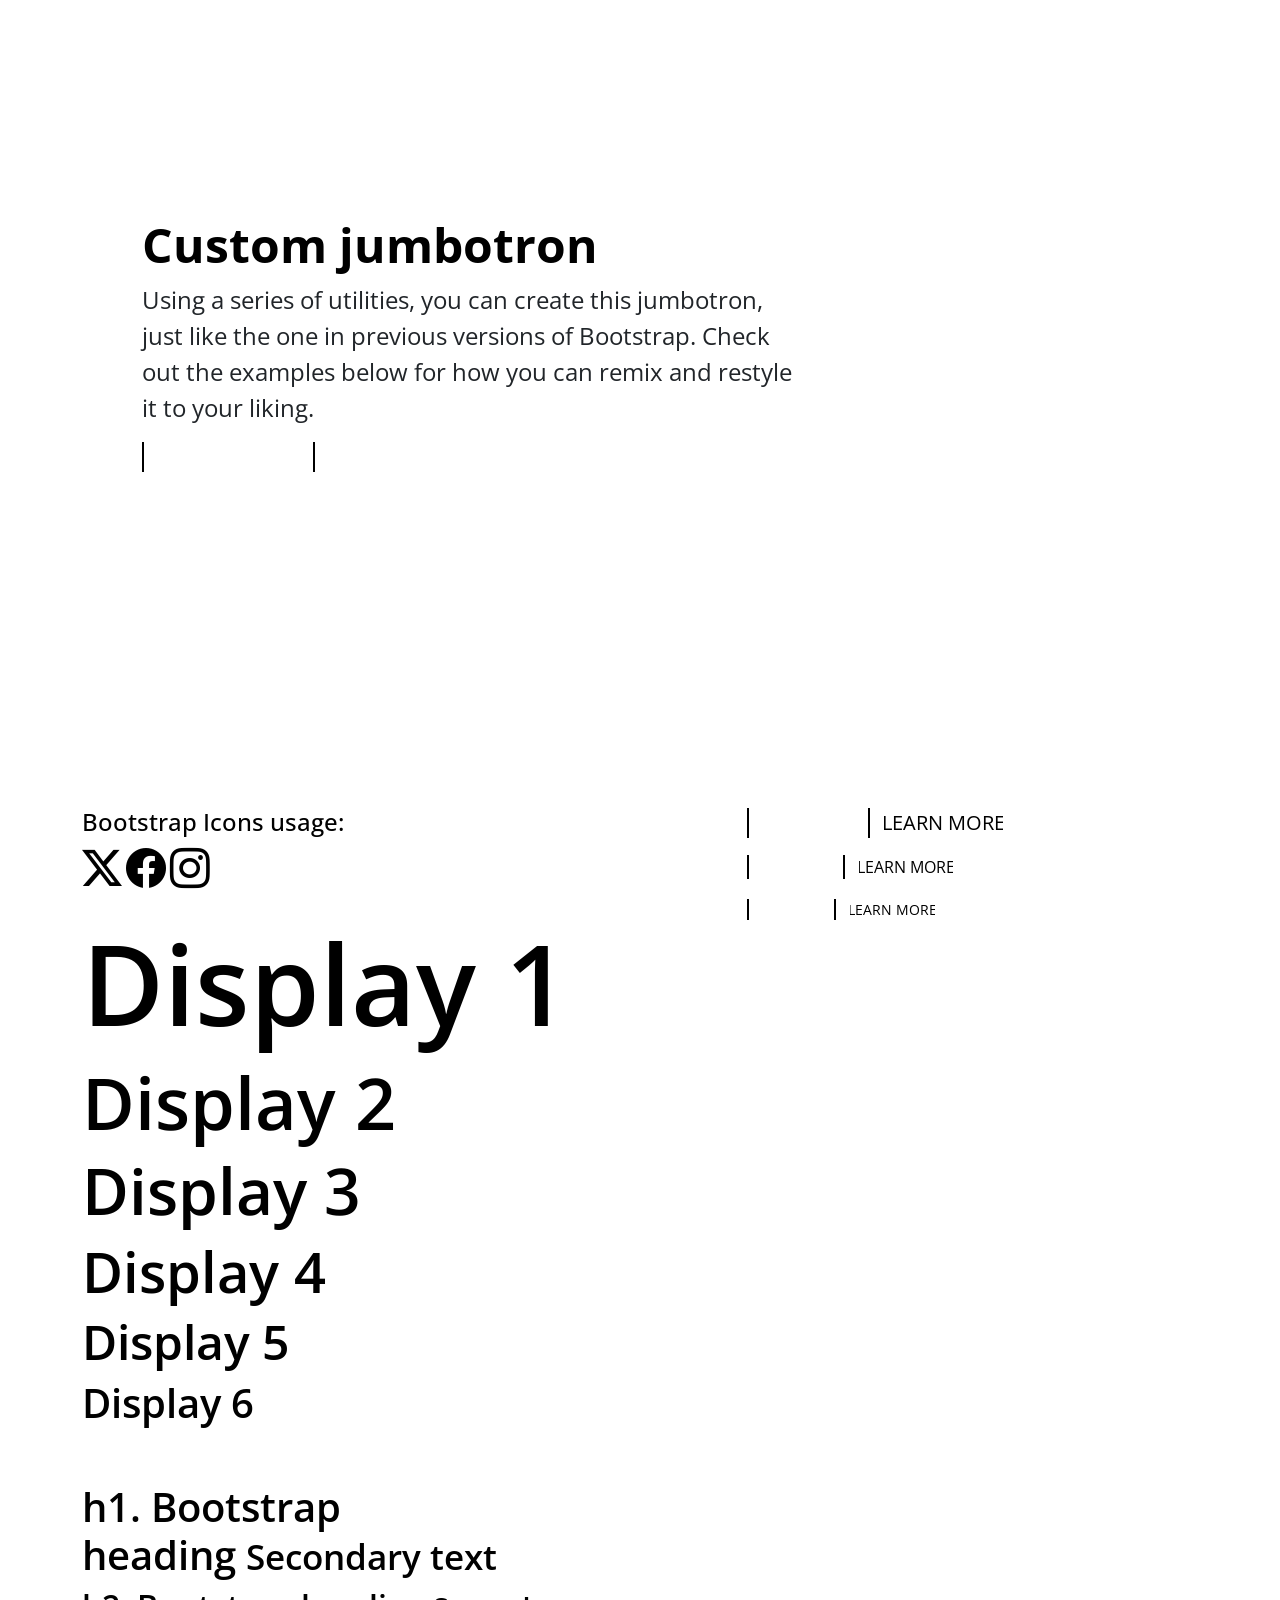
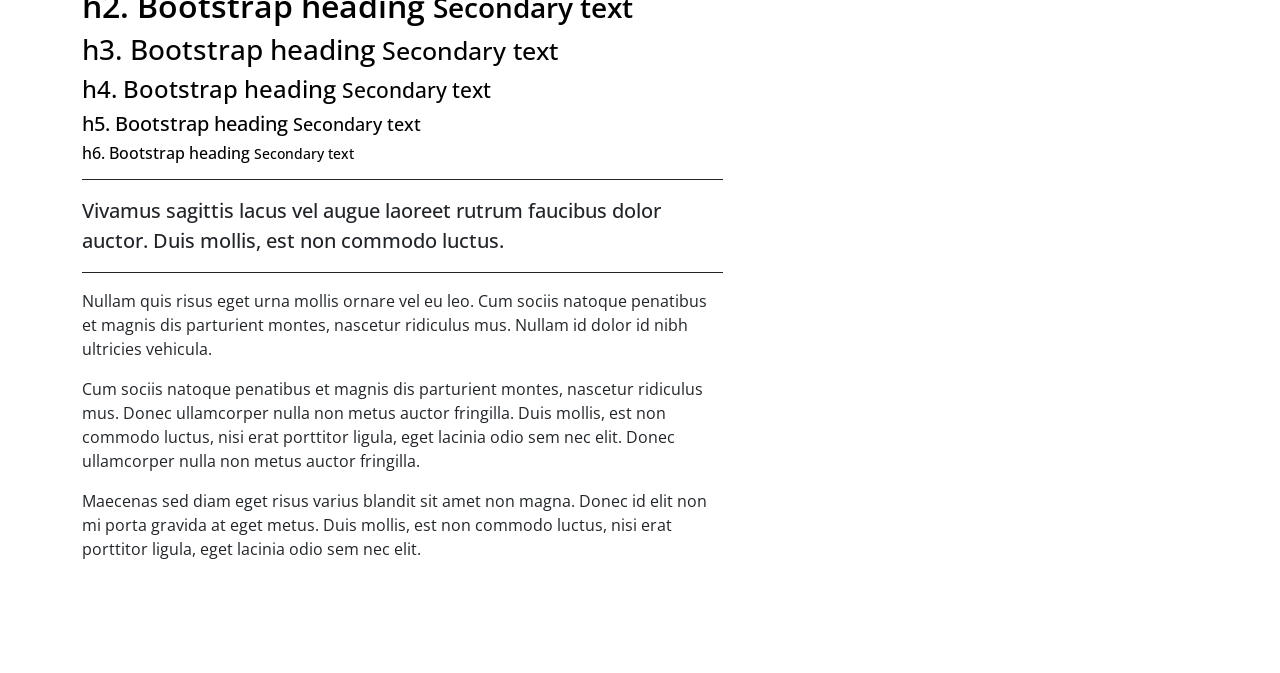
<file: style-guide.html>
<!DOCTYPE html> <html lang="en"> <head> <meta charset="utf-8"> <meta name="viewport" content="width=device-width,initial-scale=1,shrink-to-fit=no"> <meta name="description" content=""> <link rel="apple-touch-icon" sizes="180x180" href="assets/media/global/favicon/apple-touch-icon.webp?ckcachebust=273CE54CC57B4464F2BCD8BB8B50EAC4"> <link rel="icon" type="image/webp" sizes="32x32" href="assets/media/global/favicon/favicon-32x32.webp?ckcachebust=816652169"> <link rel="icon" type="image/webp" sizes="16x16" href="assets/media/global/favicon/favicon-16x16.webp?ckcachebust=816652169"> <link rel="manifest" href="assets/media/global/favicon/site.webmanifest?ckcachebust=7498E30910860CACD3222F6CDBD7D97B"> <title> Style Guide Reforge Biomechanics </title> <link rel="preconnect" href="https://fonts.googleapis.com"> <link rel="preconnect" href="https://fonts.gstatic.com?ckcachebust=409D6C19451DD39D4A94E42D2FF2C834" crossorigin> <link href="https://fonts.googleapis.com/css2?family=Open+Sans:ital,wght@0,300..800;1,300..800&display=swap" rel="stylesheet"> <link rel="preload" href="assets/fonts/bootstrap-icons.woff2" as="font" type="font/woff2" crossorigin> <link href="assets/css/main.css?ckcachebust=9322512F69A7465C15DC8EAD77C579D4" rel="stylesheet"> <script type="module" src="assets/js/main.js?ckcachebust=3195C3DCA4C553B5997D95C028F3B0F2"></script> <script async src="https://www.googletagmanager.com/gtag/js?id=G-8SEBTFMG2Q&ckcachebust=816652169"></script> <script> window.dataLayer = window.dataLayer || [];
    function gtag() { dataLayer.push(arguments); }
    gtag('js', new Date());

    gtag('config', 'G-8SEBTFMG2Q'); </script> </head> <body id="style-guide"> <main id="main-content"> <section> <div class="container py-4"> <div class="p-5 mb-4 bg-light rounded-3"> <div class="container-fluid py-5"> <h1 class="display-5 fw-bold">Custom jumbotron</h1> <p class="col-md-8 fs-4">Using a series of utilities, you can create this jumbotron, just like the one in previous versions of Bootstrap. Check out the examples below for how you can remix and restyle it to your liking.</p> <button class="btn btn-primary btn-lg" type="button">Example button</button> </div> </div> </div> </section> <section> <div class="container"> <div class="row"> <div class="col-lg-7"> <h4>Bootstrap Icons usage:</h4> <i class="bi bi-twitter-x display-6 text-primary"></i> <i class="bi bi-facebook display-6 text-primary"></i> <i class="bi bi-instagram display-6 text-primary"></i> <br><br> <h1 class="display-1">Display 1</h1> <h1 class="display-2">Display 2</h1> <h1 class="display-3">Display 3</h1> <h1 class="display-4">Display 4</h1> <h1 class="display-5">Display 5</h1> <h1 class="display-6">Display 6</h1> <br><br> <h1>h1. Bootstrap heading <small>Secondary text</small></h1> <h2>h2. Bootstrap heading <small>Secondary text</small></h2> <h3>h3. Bootstrap heading <small>Secondary text</small></h3> <h4>h4. Bootstrap heading <small>Secondary text</small></h4> <h5>h5. Bootstrap heading <small>Secondary text</small></h5> <h6>h6. Bootstrap heading <small>Secondary text</small></h6> <hr> <p class="lead">Vivamus sagittis lacus vel augue laoreet rutrum faucibus dolor auctor. Duis mollis, est non commodo luctus.</p> <hr> <p>Nullam quis risus eget urna mollis ornare vel eu leo. Cum sociis natoque penatibus et magnis dis parturient montes, nascetur ridiculus mus. Nullam id dolor id nibh ultricies vehicula.</p> <p>Cum sociis natoque penatibus et magnis dis parturient montes, nascetur ridiculus mus. Donec ullamcorper nulla non metus auctor fringilla. Duis mollis, est non commodo luctus, nisi erat porttitor ligula, eget lacinia odio sem nec elit. Donec ullamcorper nulla non metus auctor fringilla.</p> <p>Maecenas sed diam eget risus varius blandit sit amet non magna. Donec id elit non mi porta gravida at eget metus. Duis mollis, est non commodo luctus, nisi erat porttitor ligula, eget lacinia odio sem nec elit.</p> </div> <div class="col-lg-5"> <div class="row"> <div class="col-12"> <a class="btn btn-primary btn-lg" href="#"> Learn More<span class="visually-hidden">About Content</span> </a> <a class="btn btn-secondary btn-lg ms-2" href="#"> Learn More<span class="visually-hidden">About Content</span> </a> </div> </div> <div class="row mt-3"> <div class="col-12"> <a class="btn btn-primary" href="#"> Learn More<span class="visually-hidden">About Content</span> </a> <a class="btn btn-secondary ms-2" href="#"> Learn More<span class="visually-hidden">About Content</span> </a> </div> </div> <div class="row mt-3"> <div class="col-12"> <a class="btn btn-primary btn-sm" href="#"> Learn More<span class="visually-hidden">About Content</span> </a> <a class="btn btn-secondary btn-sm ms-2" href="#"> Learn More<span class="visually-hidden">About Content</span> </a> </div> </div> </div> </div> </div> </section> </main> </body> </html>
</file>
<file: assets/css/main.css>
@keyframes placeholder-glow{50%{opacity:.2}}@keyframes placeholder-wave{to{-webkit-mask-position:-200%0;mask-position:-200%0}}:root{--bs-blue:#0d6efd;--bs-indigo:#6610f2;--bs-purple:#6f42c1;--bs-pink:#d63384;--bs-red:#dc3545;--bs-orange:#fd7e14;--bs-yellow:#ffc107;--bs-green:#198754;--bs-teal:#20c997;--bs-cyan:#0dcaf0;--bs-gray:#6c757d;--bs-gray-dark:#343a40;--bs-gray-100:#f8f9fa;--bs-gray-200:#e9ecef;--bs-gray-300:#dee2e6;--bs-gray-400:#ced4da;--bs-gray-500:#adb5bd;--bs-gray-600:#6c757d;--bs-gray-700:#495057;--bs-gray-800:#343a40;--bs-gray-900:#212529;--bs-primary:#000000;--bs-secondary:#ffffff;--bs-gray:#c2c2c2;--bs-white:#ffffff;--bs-black:#000000;--bs-placeholder:magenta;--bs-transparent:transparent;--bs-primary-rgb:0, 0, 0;--bs-secondary-rgb:255, 255, 255;--bs-gray-rgb:194, 194, 194;--bs-placeholder-rgb:255, 0, 255;--bs-transparent-rgb:0, 0, 0;--bs-primary-text-emphasis:black;--bs-secondary-text-emphasis:#666666;--bs-success-text-emphasis:#0a3622;--bs-info-text-emphasis:#055160;--bs-warning-text-emphasis:#664d03;--bs-danger-text-emphasis:#58151c;--bs-light-text-emphasis:#495057;--bs-dark-text-emphasis:#495057;--bs-primary-bg-subtle:#cccccc;--bs-secondary-bg-subtle:white;--bs-success-bg-subtle:#d1e7dd;--bs-info-bg-subtle:#cff4fc;--bs-warning-bg-subtle:#fff3cd;--bs-danger-bg-subtle:#f8d7da;--bs-light-bg-subtle:#fcfcfd;--bs-dark-bg-subtle:#ced4da;--bs-primary-border-subtle:#999999;--bs-secondary-border-subtle:white;--bs-success-border-subtle:#a3cfbb;--bs-info-border-subtle:#9eeaf9;--bs-warning-border-subtle:#ffe69c;--bs-danger-border-subtle:#f1aeb5;--bs-light-border-subtle:#e9ecef;--bs-dark-border-subtle:#adb5bd;--bs-white-rgb:255, 255, 255;--bs-black-rgb:0, 0, 0;--bs-font-sans-serif:system-ui, -apple-system, "Segoe UI", Roboto, "Helvetica Neue", "Noto Sans", "Liberation Sans", Arial, sans-serif, "Apple Color Emoji", "Segoe UI Emoji", "Segoe UI Symbol", "Noto Color Emoji";--bs-font-monospace:SFMono-Regular, Menlo, Monaco, Consolas, "Liberation Mono", "Courier New", monospace;--bs-gradient:linear-gradient(180deg, rgba(255, 255, 255, 0.15), rgba(255, 255, 255, 0));--bs-body-font-family:"Open Sans", sans-serif;--bs-body-font-size:1rem;--bs-body-font-weight:400;--bs-body-line-height:1.5;--bs-body-color:#212529;--bs-body-color-rgb:33, 37, 41;--bs-body-bg:#ffffff;--bs-body-bg-rgb:255, 255, 255;--bs-emphasis-color:#000000;--bs-emphasis-color-rgb:0, 0, 0;--bs-secondary-color:rgba(33, 37, 41, 0.75);--bs-secondary-color-rgb:33, 37, 41;--bs-secondary-bg:#e9ecef;--bs-secondary-bg-rgb:233, 236, 239;--bs-tertiary-color:rgba(33, 37, 41, 0.5);--bs-tertiary-color-rgb:33, 37, 41;--bs-tertiary-bg:#f8f9fa;--bs-tertiary-bg-rgb:248, 249, 250;--bs-heading-color:#000000;--bs-link-color:#000000;--bs-link-color-rgb:0, 0, 0;--bs-link-decoration:underline;--bs-link-hover-color:black;--bs-link-hover-color-rgb:0, 0, 0;--bs-code-color:#d63384;--bs-highlight-color:#212529;--bs-highlight-bg:#fff3cd;--bs-border-width:1px;--bs-border-style:solid;--bs-border-color:#dee2e6;--bs-border-color-translucent:rgba(0, 0, 0, 0.175);--bs-border-radius:0.375rem;--bs-border-radius-sm:0.25rem;--bs-border-radius-lg:0.5rem;--bs-border-radius-xl:1rem;--bs-border-radius-xxl:2rem;--bs-border-radius-2xl:var(--bs-border-radius-xxl);--bs-border-radius-pill:50rem;--bs-box-shadow:0 0.5rem 1rem rgba(0, 0, 0, 0.15);--bs-box-shadow-sm:0 0.125rem 0.25rem rgba(0, 0, 0, 0.075);--bs-box-shadow-lg:0 1rem 3rem rgba(0, 0, 0, 0.175);--bs-box-shadow-inset:inset 0 1px 2px rgba(0, 0, 0, 0.075);--bs-focus-ring-width:0.25rem;--bs-focus-ring-opacity:0.25;--bs-focus-ring-color:rgba(0, 0, 0, 0.25);--bs-form-valid-color:#198754;--bs-form-valid-border-color:#198754;--bs-form-invalid-color:#dc3545;--bs-form-invalid-border-color:#dc3545}*,::after,::before{box-sizing:border-box}@media (prefers-reduced-motion:no-preference){:root{scroll-behavior:smooth}}body{margin:0;font-family:var(--bs-body-font-family);font-size:var(--bs-body-font-size);font-weight:var(--bs-body-font-weight);line-height:var(--bs-body-line-height);color:var(--bs-body-color);text-align:var(--bs-body-text-align);background-color:var(--bs-body-bg);-webkit-text-size-adjust:100%;-webkit-tap-highlight-color:transparent}hr{margin:1rem 0;color:inherit;border:0;border-top:var(--bs-border-width) solid;opacity:1}.h1,.h2,.h3,.h4,.h5,.h6,h1,h2,h3,h4,h5,h6{margin-top:0;margin-bottom:.5rem;font-weight:500;line-height:1.2;color:var(--bs-heading-color)}.h1,h1{font-size:calc(1.375rem + 1.5vw)}@media (min-width:1200px){.h1,h1{font-size:2.5rem}}.h2,h2{font-size:calc(1.325rem + .9vw)}@media (min-width:1200px){.h2,h2{font-size:2rem}}.h3,h3{font-size:calc(1.3rem + .6vw)}@media (min-width:1200px){.h3,h3{font-size:1.75rem}}.h4,h4{font-size:calc(1.275rem + .3vw)}@media (min-width:1200px){.h4,h4{font-size:1.5rem}}.h5,h5{font-size:1.25rem}.h6,h6{font-size:1rem}p{margin-top:0}address{font-style:normal;line-height:inherit}ol,ul{padding-left:2rem}address,dl,ol,p,ul{margin-bottom:1rem}dl,ol,ul{margin-top:0}ol ol,ol ul,ul ol,ul ul{margin-bottom:0}dt{font-weight:700}dd{margin-bottom:.5rem;margin-left:0}blockquote,figure{margin:0 0 1rem}b,strong{font-weight:bolder}.small,small{font-size:.875em}.mark,mark{padding:.1875em;color:var(--bs-highlight-color);background-color:var(--bs-highlight-bg)}sub,sup{position:relative;font-size:.75em;line-height:0;vertical-align:baseline}sub{bottom:-.25em}sup{top:-.5em}a{color:rgba(var(--bs-link-color-rgb),var(--bs-link-opacity, 1));text-decoration:underline}a:hover{--bs-link-color-rgb:var(--bs-link-hover-color-rgb)}a:not([href]):not([class]),a:not([href]):not([class]):hover{color:inherit;text-decoration:none}code,pre{font-family:var(--bs-font-monospace);font-size:.875em}pre{display:block;margin-top:0;margin-bottom:1rem;overflow:auto}pre code{font-size:inherit;word-break:normal}code{color:var(--bs-code-color);word-wrap:break-word}a>code,pre code{color:inherit}img,svg{vertical-align:middle}table{caption-side:bottom;border-collapse:collapse}th{text-align:inherit;text-align:-webkit-match-parent}tbody,td,th,thead,tr{border-color:inherit;border-style:solid;border-width:0}label,output{display:inline-block}button{border-radius:0}button:focus:not(:focus-visible){outline:0}button,input,select,textarea{margin:0;font-family:inherit;font-size:inherit;line-height:inherit}button,select{text-transform:none}[role=button]{cursor:pointer}select{word-wrap:normal}select:disabled{opacity:1}[list]:not([type=date]):not([type=datetime-local]):not([type=month]):not([type=week]):not([type=time])::-webkit-calendar-picker-indicator{display:none!important}[type=button],[type=reset],[type=submit],button{-webkit-appearance:button}[type=button]:not(:disabled),[type=reset]:not(:disabled),[type=submit]:not(:disabled),button:not(:disabled){cursor:pointer}::-moz-focus-inner{padding:0;border-style:none}textarea{resize:vertical}::-webkit-datetime-edit-day-field,::-webkit-datetime-edit-fields-wrapper,::-webkit-datetime-edit-hour-field,::-webkit-datetime-edit-minute-field,::-webkit-datetime-edit-month-field,::-webkit-datetime-edit-text,::-webkit-datetime-edit-year-field{padding:0}::-webkit-inner-spin-button{height:auto}[type=search]{-webkit-appearance:textfield;outline-offset:-2px}[type=search]::-webkit-search-cancel-button{cursor:pointer;filter:grayscale(1)}::-webkit-search-decoration{-webkit-appearance:none}::-webkit-color-swatch-wrapper{padding:0}::-webkit-file-upload-button{font:inherit;-webkit-appearance:button}::file-selector-button{font:inherit;-webkit-appearance:button}iframe{border:0}summary{display:list-item;cursor:pointer}progress{vertical-align:baseline}[hidden]{display:none!important}.lead{font-size:1.25rem;font-weight:300}.display-1{font-weight:inherit;line-height:1.2;font-size:calc(1.825rem + 6.9vw)}@media (min-width:1200px){.display-1{font-size:7rem}}.display-2{font-weight:inherit;line-height:1.2;font-size:calc(1.575rem + 3.9vw)}@media (min-width:1200px){.display-2{font-size:4.5rem}}.display-3{font-weight:inherit;line-height:1.2;font-size:calc(1.525rem + 3.3vw)}@media (min-width:1200px){.display-3{font-size:4rem}}.display-4{font-weight:inherit;line-height:1.2;font-size:calc(1.475rem + 2.7vw)}@media (min-width:1200px){.display-4{font-size:3.5rem}}.display-5{font-weight:inherit;line-height:1.2;font-size:calc(1.425rem + 2.1vw)}@media (min-width:1200px){.display-5{font-size:3rem}}.display-6{font-weight:inherit;line-height:1.2;font-size:calc(1.375rem + 1.5vw)}@media (min-width:1200px){.display-6{font-size:2.5rem}}.list-unstyled{padding-left:0;list-style:none}.blockquote{margin-bottom:1rem;font-size:1.25rem}.blockquote>:last-child{margin-bottom:0}.blockquote-footer{margin-top:-1rem;margin-bottom:1rem;font-size:.875em;color:#6c757d}.blockquote-footer::before{content:"— "}.img-fluid{max-width:100%;height:auto}.figure{display:inline-block}.container,.container-fluid{--bs-gutter-x:1.5rem;--bs-gutter-y:0;width:100%;padding-right:calc(var(--bs-gutter-x)*.5);padding-left:calc(var(--bs-gutter-x)*.5);margin-right:auto;margin-left:auto}@media (min-width:576px){.container{max-width:540px}}@media (min-width:768px){.container{max-width:720px}}@media (min-width:992px){.container{max-width:960px}}@media (min-width:1200px){.container{max-width:1140px}}@media (min-width:1400px){.container{max-width:1320px}}@media (min-width:1600px){.container{max-width:1520px}}@media (min-width:1900px){.container{max-width:1600px}}:root{--bs-breakpoint-xs:0;--bs-breakpoint-sm:576px;--bs-breakpoint-md:768px;--bs-breakpoint-lg:992px;--bs-breakpoint-xl:1200px;--bs-breakpoint-xxl:1400px;--bs-breakpoint-xxl2:1600px;--bs-breakpoint-xxl3:1900px;--bs-breakpoint-xxl4:2400px}.row{--bs-gutter-x:1.5rem;--bs-gutter-y:0;display:flex;flex-wrap:wrap;margin-top:calc(-1*var(--bs-gutter-y));margin-right:calc(-.5*var(--bs-gutter-x));margin-left:calc(-.5*var(--bs-gutter-x))}.row>*{flex-shrink:0;width:100%;max-width:100%;padding-right:calc(var(--bs-gutter-x)*.5);padding-left:calc(var(--bs-gutter-x)*.5);margin-top:var(--bs-gutter-y)}.col{flex:1 0 0}.row-cols-1>*{flex:0 0 auto;width:100%}.col-12,.col-6{flex:0 0 auto;width:50%}.col-12{width:100%}.g-1{--bs-gutter-x:0.25rem;--bs-gutter-y:0.25rem}.g-4{--bs-gutter-x:1.5rem}.g-4,.gy-4{--bs-gutter-y:1.5rem}.gy-5{--bs-gutter-y:3rem}@media (min-width:576px){.row-cols-sm-2>*{flex:0 0 auto;width:50%}}@media (min-width:768px){.col-md-4,.row-cols-md-2>*{flex:0 0 auto;width:50%}.col-md-4{width:33.33333333%}.col-md-6,.col-md-8{flex:0 0 auto;width:50%}.col-md-8{width:66.66666667%}}@media (min-width:992px){.row-cols-lg-1>*{flex:0 0 auto;width:100%}.col-lg-3,.col-lg-4{flex:0 0 auto;width:25%}.col-lg-4{width:33.33333333%}.col-lg-5,.col-lg-6{flex:0 0 auto;width:41.66666667%}.col-lg-6{width:50%}.col-lg-7,.col-lg-8{flex:0 0 auto;width:58.33333333%}.col-lg-8{width:66.66666667%}.col-lg-10,.col-lg-9{flex:0 0 auto;width:75%}.col-lg-10{width:83.33333333%}.gy-lg-0{--bs-gutter-y:0}.gx-lg-5{--bs-gutter-x:3rem}.gx-lg-6{--bs-gutter-x:6rem}}@media (min-width:1200px){.row-cols-xl-3>*{flex:0 0 auto;width:33.33333333%}.col-xl-5,.col-xl-7{flex:0 0 auto;width:41.66666667%}.col-xl-7{width:58.33333333%}.col-xl-8,.col-xl-9{flex:0 0 auto;width:66.66666667%}.col-xl-9{width:75%}.offset-xl-4{margin-left:33.33333333%}.gx-xl-5{--bs-gutter-x:3rem}.gx-xl-6{--bs-gutter-x:6rem}}@media (min-width:1600px){.col-xxl2-10,.col-xxl2-7{flex:0 0 auto;width:58.33333333%}.col-xxl2-10{width:83.33333333%}}.table{--bs-table-color-type:initial;--bs-table-bg-type:initial;--bs-table-color-state:initial;--bs-table-bg-state:initial;--bs-table-color:var(--bs-emphasis-color);--bs-table-bg:var(--bs-body-bg);--bs-table-border-color:var(--bs-border-color);--bs-table-accent-bg:transparent;--bs-table-striped-color:var(--bs-emphasis-color);--bs-table-striped-bg:rgba(var(--bs-emphasis-color-rgb), 0.05);--bs-table-active-color:var(--bs-emphasis-color);--bs-table-active-bg:rgba(var(--bs-emphasis-color-rgb), 0.1);--bs-table-hover-color:var(--bs-emphasis-color);--bs-table-hover-bg:rgba(var(--bs-emphasis-color-rgb), 0.075);width:100%;margin-bottom:1rem;vertical-align:top;border-color:var(--bs-table-border-color)}.table>:not(caption)>*>*{padding:.5rem;color:var(--bs-table-color-state, var(--bs-table-color-type, var(--bs-table-color)));background-color:var(--bs-table-bg);border-bottom-width:var(--bs-border-width);box-shadow:inset 0 0 0 9999px var(--bs-table-bg-state, var(--bs-table-bg-type, var(--bs-table-accent-bg)))}.table>tbody{vertical-align:inherit}.table>thead{vertical-align:bottom}.input-group{position:relative;display:flex;flex-wrap:wrap;align-items:stretch;width:100%}.input-group .btn{position:relative;z-index:2}.input-group .btn:focus{z-index:5}.input-group:not(.has-validation)>.dropdown-toggle:nth-last-child(n+3),.input-group:not(.has-validation)>:not(:last-child):not(.dropdown-toggle):not(.dropdown-menu):not(.form-floating){border-top-right-radius:0;border-bottom-right-radius:0}.input-group>:not(:first-child):not(.dropdown-menu):not(.valid-tooltip):not(.valid-feedback):not(.invalid-tooltip):not(.invalid-feedback){margin-left:calc(-1*var(--bs-border-width));border-top-left-radius:0;border-bottom-left-radius:0}.btn{--bs-btn-padding-x:0.75rem;--bs-btn-padding-y:0.375rem;--bs-btn-font-family: ;--bs-btn-font-size:1rem;--bs-btn-font-weight:400;--bs-btn-line-height:1.5;--bs-btn-color:var(--bs-body-color);--bs-btn-bg:transparent;--bs-btn-border-width:var(--bs-border-width);--bs-btn-border-color:transparent;--bs-btn-border-radius:0;--bs-btn-hover-border-color:transparent;--bs-btn-box-shadow:inset 0 1px 0 rgba(255, 255, 255, 0.15), 0 1px 1px rgba(0, 0, 0, 0.075);--bs-btn-disabled-opacity:0.65;--bs-btn-focus-box-shadow:0 0 0 0.25rem rgba(var(--bs-btn-focus-shadow-rgb), .5);display:inline-block;padding:var(--bs-btn-padding-y) var(--bs-btn-padding-x);font-family:var(--bs-btn-font-family);font-size:var(--bs-btn-font-size);font-weight:var(--bs-btn-font-weight);line-height:var(--bs-btn-line-height);color:var(--bs-btn-color);text-align:center;text-decoration:none;vertical-align:middle;cursor:pointer;-webkit-user-select:none;-moz-user-select:none;user-select:none;border:var(--bs-btn-border-width) solid var(--bs-btn-border-color);border-radius:var(--bs-btn-border-radius);background-color:var(--bs-btn-bg);box-shadow:var(--bs-btn-box-shadow);transition:color .15s ease-in-out,background-color .15s ease-in-out,border-color .15s ease-in-out,box-shadow .15s ease-in-out}@media (prefers-reduced-motion:reduce){.btn{transition:none}}.btn:hover{color:var(--bs-btn-hover-color);background-color:var(--bs-btn-hover-bg);border-color:var(--bs-btn-hover-border-color)}.btn:focus-visible{color:var(--bs-btn-hover-color);background-color:var(--bs-btn-hover-bg);border-color:var(--bs-btn-hover-border-color);outline:0;box-shadow:var(--bs-btn-box-shadow),var(--bs-btn-focus-box-shadow)}.btn.active,.btn.show,.btn:first-child:active,:not(.btn-check)+.btn:active{color:var(--bs-btn-active-color);background-color:var(--bs-btn-active-bg);border-color:var(--bs-btn-active-border-color);box-shadow:var(--bs-btn-active-shadow)}.btn.active:focus-visible,.btn.show:focus-visible,.btn:first-child:active:focus-visible,:not(.btn-check)+.btn:active:focus-visible{box-shadow:var(--bs-btn-active-shadow),var(--bs-btn-focus-box-shadow)}.btn.disabled,.btn:disabled{color:var(--bs-btn-disabled-color);pointer-events:none;background-color:var(--bs-btn-disabled-bg);border-color:var(--bs-btn-disabled-border-color);opacity:var(--bs-btn-disabled-opacity);box-shadow:none}.btn-primary,.btn-secondary{--bs-btn-active-shadow:inset 0 3px 5px rgba(0, 0, 0, 0.125)}.btn-primary{--bs-btn-color:#ffffff;--bs-btn-bg:#000000;--bs-btn-border-color:#000000;--bs-btn-hover-color:#ffffff;--bs-btn-hover-bg:black;--bs-btn-hover-border-color:black;--bs-btn-focus-shadow-rgb:38, 38, 38;--bs-btn-active-color:#ffffff;--bs-btn-active-bg:black;--bs-btn-active-border-color:black;--bs-btn-disabled-color:#ffffff;--bs-btn-disabled-bg:#000000;--bs-btn-disabled-border-color:#000000}.btn-secondary{--bs-btn-color:#000000;--bs-btn-bg:#ffffff;--bs-btn-border-color:#ffffff;--bs-btn-hover-color:#000000;--bs-btn-hover-bg:white;--bs-btn-hover-border-color:white;--bs-btn-focus-shadow-rgb:217, 217, 217;--bs-btn-active-color:#000000;--bs-btn-active-bg:white;--bs-btn-active-border-color:white;--bs-btn-disabled-color:#000000;--bs-btn-disabled-bg:#ffffff;--bs-btn-disabled-border-color:#ffffff}.btn-lg,.btn-sm{--bs-btn-border-radius:0}.btn-lg{--bs-btn-padding-y:0.5rem;--bs-btn-padding-x:1rem;--bs-btn-font-size:1.25rem}.btn-sm{--bs-btn-padding-y:0.25rem;--bs-btn-padding-x:0.5rem;--bs-btn-font-size:0.875rem}.fade{transition:opacity .15s linear}@media (prefers-reduced-motion:reduce){.fade{transition:none}}.fade:not(.show){opacity:0}.collapse:not(.show){display:none}.collapsing{height:0;overflow:hidden;transition:height .35s ease}@media (prefers-reduced-motion:reduce){.collapsing{transition:none}}.collapsing.collapse-horizontal{width:0;height:auto;transition:width .35s ease}@media (prefers-reduced-motion:reduce){.collapsing.collapse-horizontal{transition:none}}.dropdown,.dropdown-center,.dropend,.dropstart,.dropup,.dropup-center{position:relative}.dropdown-toggle{white-space:nowrap}.dropdown-toggle::after{display:inline-block;margin-left:.255em;vertical-align:.255em;content:"";border-top:.3em solid;border-right:.3em solid transparent;border-bottom:0;border-left:.3em solid transparent}.dropdown-toggle:empty::after,.dropend .dropdown-toggle:empty::after,.dropstart .dropdown-toggle:empty::after,.dropup .dropdown-toggle:empty::after{margin-left:0}.dropdown-menu{--bs-dropdown-zindex:1000;--bs-dropdown-min-width:10rem;--bs-dropdown-padding-x:0;--bs-dropdown-padding-y:0.5rem;--bs-dropdown-spacer:0.125rem;--bs-dropdown-font-size:1rem;--bs-dropdown-color:var(--bs-body-color);--bs-dropdown-bg:var(--bs-body-bg);--bs-dropdown-border-color:var(--bs-border-color-translucent);--bs-dropdown-border-radius:0;--bs-dropdown-border-width:var(--bs-border-width);--bs-dropdown-inner-border-radius:0;--bs-dropdown-divider-bg:var(--bs-border-color-translucent);--bs-dropdown-divider-margin-y:0.5rem;--bs-dropdown-box-shadow:var(--bs-box-shadow);--bs-dropdown-link-color:var(--bs-body-color);--bs-dropdown-link-hover-color:var(--bs-body-color);--bs-dropdown-link-hover-bg:var(--bs-tertiary-bg);--bs-dropdown-link-active-color:#ffffff;--bs-dropdown-link-active-bg:#000000;--bs-dropdown-link-disabled-color:var(--bs-tertiary-color);--bs-dropdown-item-padding-x:1rem;--bs-dropdown-item-padding-y:0.25rem;--bs-dropdown-header-color:#6c757d;--bs-dropdown-header-padding-x:1rem;--bs-dropdown-header-padding-y:0.5rem;position:absolute;z-index:var(--bs-dropdown-zindex);display:none;min-width:var(--bs-dropdown-min-width);padding:var(--bs-dropdown-padding-y) var(--bs-dropdown-padding-x);margin:0;font-size:var(--bs-dropdown-font-size);color:var(--bs-dropdown-color);text-align:left;list-style:none;background-color:var(--bs-dropdown-bg);background-clip:padding-box;border:var(--bs-dropdown-border-width) solid var(--bs-dropdown-border-color);border-radius:var(--bs-dropdown-border-radius);box-shadow:var(--bs-dropdown-box-shadow)}.dropend .dropdown-toggle::after,.dropup .dropdown-toggle::after{display:inline-block;margin-left:.255em;vertical-align:.255em;content:"";border-top:0;border-right:.3em solid transparent;border-bottom:.3em solid;border-left:.3em solid transparent}.dropend .dropdown-toggle::after{border-top:.3em solid transparent;border-right:0;border-bottom:.3em solid transparent;border-left:.3em solid;vertical-align:0}.dropstart .dropdown-toggle::after{margin-left:.255em;vertical-align:.255em;content:"";display:none}.dropstart .dropdown-toggle::before{display:inline-block;margin-right:.255em;content:"";border-top:.3em solid transparent;border-right:.3em solid;border-bottom:.3em solid transparent;vertical-align:0}.dropdown-item{display:block;width:100%;padding:var(--bs-dropdown-item-padding-y) var(--bs-dropdown-item-padding-x);clear:both;font-weight:400;color:var(--bs-dropdown-link-color);text-align:inherit;text-decoration:none;white-space:nowrap;background-color:transparent;border:0;border-radius:var(--bs-dropdown-item-border-radius, 0)}.dropdown-item:focus,.dropdown-item:hover{color:var(--bs-dropdown-link-hover-color);background-color:var(--bs-dropdown-link-hover-bg)}.dropdown-item.active,.dropdown-item:active{color:var(--bs-dropdown-link-active-color);text-decoration:none;background-color:var(--bs-dropdown-link-active-bg)}.dropdown-item.disabled,.dropdown-item:disabled{color:var(--bs-dropdown-link-disabled-color);pointer-events:none;background-color:transparent}.dropdown-menu.show{display:block}.nav{--bs-nav-link-padding-x:1rem;--bs-nav-link-padding-y:0.5rem;--bs-nav-link-font-weight: ;--bs-nav-link-color:var(--bs-link-color);--bs-nav-link-hover-color:var(--bs-link-hover-color);--bs-nav-link-disabled-color:var(--bs-secondary-color);display:flex;flex-wrap:wrap;padding-left:0;margin-bottom:0;list-style:none}.nav-link{display:block;padding:var(--bs-nav-link-padding-y) var(--bs-nav-link-padding-x);font-size:var(--bs-nav-link-font-size);font-weight:var(--bs-nav-link-font-weight);color:var(--bs-nav-link-color);text-decoration:none;background:0 0;border:0;transition:color .15s ease-in-out,background-color .15s ease-in-out,border-color .15s ease-in-out}@media (prefers-reduced-motion:reduce){.nav-link{transition:none}}.nav-link:focus,.nav-link:hover{color:var(--bs-nav-link-hover-color)}.nav-link:focus-visible{outline:0;box-shadow:0 0 0 .25rem rgba(0,0,0,.25)}.nav-link.disabled,.nav-link:disabled{color:var(--bs-nav-link-disabled-color);pointer-events:none;cursor:default}.navbar,.navbar>.container,.navbar>.container-fluid{display:flex;align-items:center;justify-content:space-between}.navbar{--bs-navbar-padding-x:0;--bs-navbar-padding-y:0.5rem;--bs-navbar-color:rgba(var(--bs-emphasis-color-rgb), 0.65);--bs-navbar-hover-color:rgba(var(--bs-emphasis-color-rgb), 0.8);--bs-navbar-disabled-color:rgba(var(--bs-emphasis-color-rgb), 0.3);--bs-navbar-active-color:rgba(var(--bs-emphasis-color-rgb), 1);--bs-navbar-brand-padding-y:0.3125rem;--bs-navbar-brand-margin-end:1rem;--bs-navbar-brand-font-size:1.25rem;--bs-navbar-brand-color:rgba(var(--bs-emphasis-color-rgb), 1);--bs-navbar-brand-hover-color:rgba(var(--bs-emphasis-color-rgb), 1);--bs-navbar-nav-link-padding-x:0.5rem;--bs-navbar-toggler-padding-y:0.25rem;--bs-navbar-toggler-padding-x:0.75rem;--bs-navbar-toggler-font-size:1.25rem;--bs-navbar-toggler-icon-bg:url("data:image/svg+xml,%3csvg xmlns='http://www.w3.org/2000/svg' viewBox='0 0 30 30'%3e%3cpath stroke='rgba%2833, 37, 41, 0.75%29' stroke-linecap='round' stroke-miterlimit='10' stroke-width='2' d='M4 7h22M4 15h22M4 23h22'/%3e%3c/svg%3e");--bs-navbar-toggler-border-color:rgba(var(--bs-emphasis-color-rgb), 0.15);--bs-navbar-toggler-border-radius:0;--bs-navbar-toggler-focus-width:0.25rem;--bs-navbar-toggler-transition:box-shadow 0.15s ease-in-out;position:relative;flex-wrap:wrap;padding:var(--bs-navbar-padding-y) var(--bs-navbar-padding-x)}.navbar>.container,.navbar>.container-fluid{flex-wrap:inherit}.navbar-brand{padding-top:var(--bs-navbar-brand-padding-y);padding-bottom:var(--bs-navbar-brand-padding-y);margin-right:var(--bs-navbar-brand-margin-end);font-size:var(--bs-navbar-brand-font-size);color:var(--bs-navbar-brand-color);text-decoration:none;white-space:nowrap}.navbar-brand:focus,.navbar-brand:hover{color:var(--bs-navbar-brand-hover-color)}.navbar-nav{--bs-nav-link-padding-x:0;--bs-nav-link-padding-y:0.5rem;--bs-nav-link-font-weight: ;--bs-nav-link-color:var(--bs-navbar-color);--bs-nav-link-hover-color:var(--bs-navbar-hover-color);--bs-nav-link-disabled-color:var(--bs-navbar-disabled-color);display:flex;flex-direction:column;padding-left:0;margin-bottom:0;list-style:none}.navbar-nav .nav-link.active,.navbar-nav .nav-link.show{color:var(--bs-navbar-active-color)}.navbar-nav .dropdown-menu{position:static}.navbar-toggler{padding:var(--bs-navbar-toggler-padding-y) var(--bs-navbar-toggler-padding-x);font-size:var(--bs-navbar-toggler-font-size);line-height:1;color:var(--bs-navbar-color);background-color:transparent;border:var(--bs-border-width) solid var(--bs-navbar-toggler-border-color);border-radius:var(--bs-navbar-toggler-border-radius);transition:var(--bs-navbar-toggler-transition)}@media (prefers-reduced-motion:reduce){.navbar-toggler{transition:none}}.navbar-toggler:hover{text-decoration:none}.navbar-toggler:focus{text-decoration:none;outline:0;box-shadow:0 0 0 var(--bs-navbar-toggler-focus-width)}.navbar-dark{--bs-navbar-color:rgba(255, 255, 255, 0.55);--bs-navbar-hover-color:rgba(255, 255, 255, 0.75);--bs-navbar-disabled-color:rgba(255, 255, 255, 0.25);--bs-navbar-active-color:#ffffff;--bs-navbar-brand-color:#ffffff;--bs-navbar-brand-hover-color:#ffffff;--bs-navbar-toggler-border-color:rgba(255, 255, 255, 0.1);--bs-navbar-toggler-icon-bg:url("data:image/svg+xml,%3csvg xmlns='http://www.w3.org/2000/svg' viewBox='0 0 30 30'%3e%3cpath stroke='rgba%28255, 255, 255, 0.55%29' stroke-linecap='round' stroke-miterlimit='10' stroke-width='2' d='M4 7h22M4 15h22M4 23h22'/%3e%3c/svg%3e")}.card{--bs-card-spacer-y:1rem;--bs-card-spacer-x:1rem;--bs-card-title-spacer-y:0.5rem;--bs-card-title-color: ;--bs-card-subtitle-color: ;--bs-card-border-width:0;--bs-card-border-color:var(--bs-border-color-translucent);--bs-card-border-radius:0;--bs-card-box-shadow: ;--bs-card-inner-border-radius:0;--bs-card-cap-padding-y:0.5rem;--bs-card-cap-padding-x:1rem;--bs-card-cap-bg:transparent;--bs-card-cap-color: ;--bs-card-height: ;--bs-card-color: ;--bs-card-bg:transparent;--bs-card-img-overlay-padding:1rem;--bs-card-group-margin:0.75rem;position:relative;display:flex;flex-direction:column;min-width:0;height:var(--bs-card-height);color:var(--bs-body-color);word-wrap:break-word;background-color:var(--bs-card-bg);background-clip:border-box;border:var(--bs-card-border-width) solid var(--bs-card-border-color);border-radius:var(--bs-card-border-radius);box-shadow:var(--bs-card-box-shadow)}.card>hr{margin-right:0;margin-left:0}.card>.list-group{border-top:inherit;border-bottom:inherit}.card>.list-group:first-child{border-top-width:0;border-top-left-radius:var(--bs-card-inner-border-radius);border-top-right-radius:var(--bs-card-inner-border-radius)}.card>.list-group:last-child{border-bottom-width:0;border-bottom-right-radius:var(--bs-card-inner-border-radius);border-bottom-left-radius:var(--bs-card-inner-border-radius)}.card-body{flex:1 1 auto;padding:var(--bs-card-spacer-y) var(--bs-card-spacer-x);color:var(--bs-card-color)}.card-text:last-child{margin-bottom:0}.card-img-top{width:100%;border-top-left-radius:var(--bs-card-inner-border-radius);border-top-right-radius:var(--bs-card-inner-border-radius)}.list-group{--bs-list-group-color:var(--bs-body-color);--bs-list-group-bg:var(--bs-body-bg);--bs-list-group-border-color:var(--bs-border-color);--bs-list-group-border-width:var(--bs-border-width);--bs-list-group-border-radius:0;--bs-list-group-item-padding-x:1rem;--bs-list-group-item-padding-y:0.5rem;--bs-list-group-action-color:var(--bs-secondary-color);--bs-list-group-action-hover-color:var(--bs-emphasis-color);--bs-list-group-action-hover-bg:var(--bs-tertiary-bg);--bs-list-group-action-active-color:var(--bs-body-color);--bs-list-group-action-active-bg:var(--bs-secondary-bg);--bs-list-group-disabled-color:var(--bs-secondary-color);--bs-list-group-disabled-bg:var(--bs-body-bg);--bs-list-group-active-color:#ffffff;--bs-list-group-active-bg:#000000;--bs-list-group-active-border-color:#000000;display:flex;flex-direction:column;padding-left:0;margin-bottom:0;border-radius:var(--bs-list-group-border-radius)}.list-group-item{position:relative;display:block;padding:var(--bs-list-group-item-padding-y) var(--bs-list-group-item-padding-x);color:var(--bs-list-group-color);text-decoration:none;background-color:var(--bs-list-group-bg);border:var(--bs-list-group-border-width) solid var(--bs-list-group-border-color)}.list-group-item:first-child{border-top-left-radius:inherit;border-top-right-radius:inherit}.list-group-item:last-child{border-bottom-right-radius:inherit;border-bottom-left-radius:inherit}.list-group-item.disabled,.list-group-item:disabled{color:var(--bs-list-group-disabled-color);pointer-events:none;background-color:var(--bs-list-group-disabled-bg)}.list-group-item.active{z-index:2;color:var(--bs-list-group-active-color);background-color:var(--bs-list-group-active-bg);border-color:var(--bs-list-group-active-border-color)}.list-group-item+.list-group-item{border-top-width:0}.list-group-item+.list-group-item.active{margin-top:calc(-1*var(--bs-list-group-border-width));border-top-width:var(--bs-list-group-border-width)}.btn-close,.btn-close:hover{color:var(--bs-btn-close-color)}.btn-close{--bs-btn-close-color:#000000;--bs-btn-close-bg:url("data:image/svg+xml,%3csvg xmlns='http://www.w3.org/2000/svg' viewBox='0 0 16 16' fill='%23000000'%3e%3cpath d='M.293.293a1 1 0 0 1 1.414 0L8 6.586 14.293.293a1 1 0 1 1 1.414 1.414L9.414 8l6.293 6.293a1 1 0 0 1-1.414 1.414L8 9.414l-6.293 6.293a1 1 0 0 1-1.414-1.414L6.586 8 .293 1.707a1 1 0 0 1 0-1.414'/%3e%3c/svg%3e");--bs-btn-close-opacity:0.5;--bs-btn-close-hover-opacity:0.75;--bs-btn-close-focus-shadow:0 0 0 0.25rem rgba(0, 0, 0, 0.25);--bs-btn-close-focus-opacity:1;--bs-btn-close-disabled-opacity:0.25;box-sizing:content-box;width:1em;height:1em;padding:.25em;background:var(--bs-btn-close-bg) center/1em auto no-repeat;filter:var(--bs-btn-close-filter);border:0;border-radius:.375rem;opacity:var(--bs-btn-close-opacity)}.btn-close:hover{text-decoration:none;opacity:var(--bs-btn-close-hover-opacity)}.btn-close:focus{outline:0;box-shadow:var(--bs-btn-close-focus-shadow);opacity:var(--bs-btn-close-focus-opacity)}.btn-close.disabled,.btn-close:disabled{pointer-events:none;-webkit-user-select:none;-moz-user-select:none;user-select:none;opacity:var(--bs-btn-close-disabled-opacity)}.btn-close-white{--bs-btn-close-filter:invert(1) grayscale(100%) brightness(200%)}:root{--bs-btn-close-filter: }.modal{--bs-modal-zindex:1055;--bs-modal-width:500px;--bs-modal-padding:1rem;--bs-modal-margin:0.5rem;--bs-modal-color:var(--bs-body-color);--bs-modal-bg:var(--bs-body-bg);--bs-modal-border-color:var(--bs-border-color-translucent);--bs-modal-border-width:var(--bs-border-width);--bs-modal-border-radius:0;--bs-modal-box-shadow:var(--bs-box-shadow-sm);--bs-modal-inner-border-radius:0;--bs-modal-header-padding-x:1rem;--bs-modal-header-padding-y:1rem;--bs-modal-header-padding:1rem 1rem;--bs-modal-header-border-color:var(--bs-border-color);--bs-modal-header-border-width:var(--bs-border-width);--bs-modal-title-line-height:1.5;--bs-modal-footer-gap:0.5rem;--bs-modal-footer-bg: ;--bs-modal-footer-border-color:var(--bs-border-color);--bs-modal-footer-border-width:var(--bs-border-width);position:fixed;top:0;left:0;z-index:var(--bs-modal-zindex);display:none;width:100%;height:100%;overflow-x:hidden;overflow-y:auto;outline:0}.modal-dialog{position:relative;width:auto;margin:var(--bs-modal-margin);pointer-events:none}.modal.fade .modal-dialog{transform:translate(0,-50px);transition:transform .3s ease-out}@media (prefers-reduced-motion:reduce){.modal.fade .modal-dialog{transition:none}}.modal.show .modal-dialog{transform:none}.modal.modal-static .modal-dialog{transform:scale(1.02)}.modal-content{position:relative;display:flex;flex-direction:column;width:100%;color:var(--bs-modal-color);pointer-events:auto;background-color:var(--bs-modal-bg);background-clip:padding-box;border:var(--bs-modal-border-width) solid var(--bs-modal-border-color);border-radius:var(--bs-modal-border-radius);box-shadow:var(--bs-modal-box-shadow);outline:0}.modal-backdrop{--bs-backdrop-zindex:1050;--bs-backdrop-bg:#000000;--bs-backdrop-opacity:0.5;position:fixed;top:0;left:0;z-index:var(--bs-backdrop-zindex);width:100vw;height:100vh;background-color:var(--bs-backdrop-bg)}.modal-backdrop.fade{opacity:0}.modal-backdrop.show{opacity:var(--bs-backdrop-opacity)}.modal-body{position:relative;flex:1 1 auto;padding:var(--bs-modal-padding)}@media (min-width:576px){.modal{--bs-modal-margin:1.75rem;--bs-modal-box-shadow:var(--bs-box-shadow)}.modal-dialog{max-width:var(--bs-modal-width);margin-right:auto;margin-left:auto}}@media (min-width:992px){.modal-lg{--bs-modal-width:800px}}.carousel,.carousel-inner{position:relative}.carousel.pointer-event{touch-action:pan-y}.carousel-inner{width:100%;overflow:hidden}.carousel-inner::after{display:block;clear:both;content:""}.carousel-item{position:relative;display:none;float:left;width:100%;margin-right:-100%;-webkit-backface-visibility:hidden;backface-visibility:hidden;transition:transform .6s ease-in-out}@media (prefers-reduced-motion:reduce){.carousel-item{transition:none}}.carousel-item-next,.carousel-item-prev,.carousel-item.active{display:block}.active.carousel-item-end,.carousel-item-next:not(.carousel-item-start){transform:translateX(100%)}.active.carousel-item-start,.carousel-item-prev:not(.carousel-item-end){transform:translateX(-100%)}.carousel-control-next,.carousel-control-prev{position:absolute;top:0;bottom:0;z-index:1;display:flex;align-items:center;justify-content:center;width:15%;padding:0;color:#fff;text-align:center;background:0 0;filter:var(--bs-carousel-control-icon-filter);border:0;opacity:.5;transition:opacity .15s ease}@media (prefers-reduced-motion:reduce){.carousel-control-next,.carousel-control-prev{transition:none}}.carousel-control-next:focus,.carousel-control-next:hover,.carousel-control-prev:focus,.carousel-control-prev:hover{color:#fff;text-decoration:none;outline:0;opacity:.9}.carousel-control-prev{left:0}.carousel-control-next{right:0}.carousel-indicators{position:absolute;right:0;bottom:0;left:0;z-index:2;display:flex;justify-content:center;padding:0;margin-right:15%;margin-bottom:1rem;margin-left:15%}.carousel-indicators [data-bs-target]{box-sizing:content-box;flex:0 1 auto;width:30px;height:3px;padding:0;margin-right:3px;margin-left:3px;text-indent:-999px;cursor:pointer;background-color:var(--bs-carousel-indicator-active-bg);background-clip:padding-box;border:0;border-top:10px solid transparent;border-bottom:10px solid transparent;opacity:.5;transition:opacity .6s ease}@media (prefers-reduced-motion:reduce){.carousel-indicators [data-bs-target]{transition:none}}.carousel-indicators .active{opacity:1}:root{--bs-carousel-indicator-active-bg:#ffffff;--bs-carousel-caption-color:#ffffff;--bs-carousel-control-icon-filter: }.offcanvas{--bs-offcanvas-zindex:1045;--bs-offcanvas-width:400px;--bs-offcanvas-height:30vh;--bs-offcanvas-padding-x:1rem;--bs-offcanvas-padding-y:1rem;--bs-offcanvas-color:var(--bs-body-color);--bs-offcanvas-bg:var(--bs-body-bg);--bs-offcanvas-border-width:var(--bs-border-width);--bs-offcanvas-border-color:var(--bs-border-color-translucent);--bs-offcanvas-box-shadow:var(--bs-box-shadow-sm);--bs-offcanvas-transition:transform 0.3s ease-in-out;--bs-offcanvas-title-line-height:1.5;position:fixed;bottom:0;z-index:var(--bs-offcanvas-zindex);display:flex;flex-direction:column;max-width:100%;color:var(--bs-offcanvas-color);visibility:hidden;background-color:var(--bs-offcanvas-bg);background-clip:padding-box;outline:0;box-shadow:var(--bs-offcanvas-box-shadow);transition:var(--bs-offcanvas-transition)}@media (prefers-reduced-motion:reduce){.offcanvas{transition:none}}.offcanvas.offcanvas-top{top:0;right:0;left:0;height:var(--bs-offcanvas-height);max-height:100%;border-bottom:var(--bs-offcanvas-border-width) solid var(--bs-offcanvas-border-color);transform:translateY(-100%)}.offcanvas.show:not(.hiding),.offcanvas.showing{transform:none}.offcanvas.hiding,.offcanvas.show,.offcanvas.showing{visibility:visible}.offcanvas-backdrop{position:fixed;top:0;left:0;z-index:1040;width:100vw;height:100vh;background-color:#000}.offcanvas-backdrop.fade{opacity:0}.offcanvas-backdrop.show{opacity:.5}.offcanvas-body,.offcanvas-header{padding:var(--bs-offcanvas-padding-y) var(--bs-offcanvas-padding-x)}.offcanvas-header{display:flex;align-items:center}.offcanvas-header .btn-close{padding:calc(var(--bs-offcanvas-padding-y)*.5) calc(var(--bs-offcanvas-padding-x)*.5);margin-top:calc(-.5*var(--bs-offcanvas-padding-y));margin-right:calc(-.5*var(--bs-offcanvas-padding-x));margin-bottom:calc(-.5*var(--bs-offcanvas-padding-y));margin-left:auto}.offcanvas-body{flex-grow:1;overflow-y:auto}.placeholder{display:inline-block;min-height:1em;vertical-align:middle;cursor:wait;background-color:currentcolor;opacity:.5}.placeholder.btn::before{display:inline-block;content:""}.ratio,.ratio>*{position:relative;width:100%}.ratio::before{display:block;padding-top:var(--bs-aspect-ratio);content:""}.ratio>*{position:absolute;top:0;left:0;height:100%}.ratio-16x9{--bs-aspect-ratio:56.25%}.fixed-bottom,.fixed-top{position:fixed;right:0;left:0;z-index:1030}.fixed-top{top:0}.fixed-bottom{bottom:0}.sticky-top{position:-webkit-sticky;position:sticky;top:0;z-index:1020}.visually-hidden,.visually-hidden-focusable:not(:focus):not(:focus-within){width:1px!important;height:1px!important;padding:0!important;margin:-1px!important;overflow:hidden!important;clip:rect(0,0,0,0)!important;white-space:nowrap!important;border:0!important}.visually-hidden-focusable:not(:focus):not(:focus-within):not(caption),.visually-hidden:not(caption){position:absolute!important}.visually-hidden *,.visually-hidden-focusable:not(:focus):not(:focus-within) *{overflow:hidden!important}.vr{display:inline-block;align-self:stretch;width:var(--bs-border-width);min-height:1em;background-color:currentcolor;opacity:1}[class*=-hover]{cursor:pointer;transition:color .2s ease-in-out,background-color .2s ease-in-out,border-color .2s ease-in-out,text-decoration .2s ease-in-out,transform .2s ease-in-out,opacity .2s ease-in-out;transition:color .2s ease-in-out,background-color .2s ease-in-out,border-color .2s ease-in-out,text-decoration .2s ease-in-out,transform .2s ease-in-out,opacity .2s ease-in-out,-webkit-text-decoration .2s ease-in-out}.align-top{vertical-align:top!important}.align-middle{vertical-align:middle!important}.align-bottom{vertical-align:bottom!important}.object-fit-cover{-o-object-fit:cover!important;object-fit:cover!important}.opacity-30{opacity:.3!important}.opacity-50-hover:hover{opacity:.5!important}.opacity-80{opacity:.8!important}.opacity-85-hover:hover{opacity:.85!important}.opacity-100{opacity:1!important}.overflow-x-clip{overflow-x:clip!important}.d-inline-block{display:inline-block!important}.d-block{display:block!important}.d-flex{display:flex!important}.d-none{display:none!important}.shadow{box-shadow:var(--bs-box-shadow)!important}.position-relative{position:relative!important}.position-absolute{position:absolute!important}.position-fixed{position:fixed!important}.top-0{top:0!important}.top-35{top:35%!important}.top-50{top:50%!important}.top-100{top:100%!important}.bottom-0{bottom:0!important}.start-0{left:0!important}.start-50{left:50%!important}.end-0{right:0!important}.translate-middle{transform:translate(-50%,-50%)!important}.translate-middle-x{transform:translateX(-50%)!important}.border{border:var(--bs-border-width) var(--bs-border-style) var(--bs-border-color)!important}.border-top{border-top:var(--bs-border-width) var(--bs-border-style) var(--bs-border-color)!important}.border-bottom{border-bottom:var(--bs-border-width) var(--bs-border-style) var(--bs-border-color)!important}.border-gray,.border-primary{--bs-border-opacity:1;border-color:rgba(var(--bs-primary-rgb),var(--bs-border-opacity))!important}.border-gray{border-color:rgba(var(--bs-gray-rgb),var(--bs-border-opacity))!important}.border-2{border-width:2px!important}.border-5{border-width:5px!important}.w-30{width:30%!important}.w-45{width:45%!important}.w-50{width:50%!important}.w-75{width:75%!important}.w-90{width:90%!important}.w-100{width:100%!important}.w-fit-content{width:-webkit-fit-content!important;width:-moz-fit-content!important;width:fit-content!important}.h-1{height:1%!important}.h-2{height:2%!important}.h-15{height:15%!important}.h-25{height:25%!important}.h-70{height:70%!important}.h-100{height:100%!important}.flex-grow-1{flex-grow:1!important}.justify-content-center{justify-content:center!important}.align-items-center{align-items:center!important}.align-content-center{align-content:center!important}.order-1{order:1!important}.order-2{order:2!important}.order-3{order:3!important}.m-1{margin:.25rem!important}.m-2{margin:.5rem!important}.mx-auto{margin-right:auto!important;margin-left:auto!important}.my-5{margin-top:3rem!important;margin-bottom:3rem!important}.my-auto{margin-top:auto!important;margin-bottom:auto!important}.mt-3{margin-top:1rem!important}.mt-4{margin-top:1.5rem!important}.mt-5{margin-top:3rem!important}.me-0{margin-right:0!important}.me-4{margin-right:1.5rem!important}.me-5{margin-right:3rem!important}.mb-0{margin-bottom:0!important}.mb-2{margin-bottom:.5rem!important}.mb-3{margin-bottom:1rem!important}.mb-4{margin-bottom:1.5rem!important}.mb-5{margin-bottom:3rem!important}.ms-2{margin-left:.5rem!important}.ms-3{margin-left:1rem!important}.ms-5{margin-left:3rem!important}.mt-n6{margin-top:-6rem!important}.mb-n4{margin-bottom:-1.5rem!important}.mb-n5{margin-bottom:-3rem!important}.ms-n4{margin-left:-1.5rem!important}.p-0{padding:0!important}.p-1{padding:.25rem!important}.p-2{padding:.5rem!important}.p-3{padding:1rem!important}.p-4{padding:1.5rem!important}.p-5{padding:3rem!important}.px-3{padding-right:1rem!important;padding-left:1rem!important}.py-0{padding-top:0!important;padding-bottom:0!important}.py-2{padding-top:.5rem!important;padding-bottom:.5rem!important}.py-4{padding-top:1.5rem!important;padding-bottom:1.5rem!important}.py-5{padding-top:3rem!important;padding-bottom:3rem!important}.pt-0{padding-top:0!important}.pt-3{padding-top:1rem!important}.pt-5{padding-top:3rem!important}.pe-1{padding-right:.25rem!important}.pe-2{padding-right:.5rem!important}.pb-0{padding-bottom:0!important}.pb-5{padding-bottom:3rem!important}.ps-0{padding-left:0!important}.ps-4{padding-left:1.5rem!important}.fs-1{font-size:calc(1.375rem + 1.5vw)!important}.fs-3{font-size:calc(1.3rem + .6vw)!important}.fs-4{font-size:calc(1.275rem + .3vw)!important}.fw-bold{font-weight:700!important}.lh-1{line-height:1!important}.lh-base{line-height:1.5!important}.lh-lg{line-height:2!important}.text-end{text-align:right!important}.text-center{text-align:center!important}.text-decoration-none{text-decoration:none!important}.text-decoration-underline{text-decoration:underline!important}.text-uppercase{text-transform:uppercase!important}.text-wrap{white-space:normal!important}.text-primary{color:#000!important}.text-secondary{color:#fff!important}.text-gray,.text-gray-hover:hover{color:#c2c2c2!important}.text-white{color:#fff!important}.link-underline-white{--bs-link-underline-opacity:1;text-decoration-color:rgba(var(--bs-white-rgb),var(--bs-link-underline-opacity))!important}.link-underline{--bs-link-underline-opacity:1;text-decoration-color:rgba(var(--bs-link-color-rgb),var(--bs-link-underline-opacity, 1))!important}.link-underline-opacity-0,.link-underline-opacity-0-hover:hover{--bs-link-underline-opacity:0}.link-underline-opacity-100-hover:hover{--bs-link-underline-opacity:1}.bg-primary,.bg-secondary{--bs-bg-opacity:1;background-color:rgba(var(--bs-primary-rgb),var(--bs-bg-opacity))!important}.bg-secondary{background-color:rgba(var(--bs-secondary-rgb),var(--bs-bg-opacity))!important}.bg-gray,.bg-white{--bs-bg-opacity:1;background-color:rgba(var(--bs-gray-rgb),var(--bs-bg-opacity))!important}.bg-white{background-color:rgba(var(--bs-white-rgb),var(--bs-bg-opacity))!important}.rounded{border-radius:var(--bs-border-radius)!important}.rounded-3{border-radius:var(--bs-border-radius-lg)!important}.visible{visibility:visible!important}.invisible{visibility:hidden!important}.z-n1{z-index:-1!important}.z-1{z-index:1!important}.ls-5{letter-spacing:5px!important}@media (min-width:768px){.d-md-block{display:block!important}.top-md-45{top:45%!important}.w-md-80{width:80%!important}.mt-md-6{margin-top:6rem!important}.ms-md-n5{margin-left:-3rem!important}.p-md-4{padding:1.5rem!important}.pb-md-6{padding-bottom:6rem!important}.text-md-start{text-align:left!important}.ls-md-15{letter-spacing:15px!important}}@media (min-width:992px){.d-lg-none{display:none!important}.top-lg-20{top:20%!important}.top-lg-50{top:50%!important}.translate-middle-lg-y{transform:translateY(-50%)!important}.w-lg-30{width:30%!important}.w-lg-75{width:75%!important}.h-lg-25{height:25%!important}.h-lg-60{height:60%!important}.justify-content-lg-center{justify-content:center!important}.order-lg-1{order:1!important}.order-lg-2{order:2!important}.mt-lg-0{margin-top:0!important}.mt-lg-5{margin-top:3rem!important}.me-lg-0{margin-right:0!important}.me-lg-6{margin-right:6rem!important}.mb-lg-0{margin-bottom:0!important}.ms-lg-0{margin-left:0!important}.ms-lg-6{margin-left:6rem!important}.me-lg-n3{margin-right:-1rem!important}.me-lg-n5{margin-right:-3rem!important}.p-lg-5{padding:3rem!important}.pt-lg-0{padding-top:0!important}.text-lg-start{text-align:left!important}.text-lg-end{text-align:right!important}}@media (min-width:1200px){.position-xl-absolute{position:absolute!important}.w-xl-65{width:65%!important}.ms-xl-0{margin-left:0!important}.mt-xl-n5{margin-top:-3rem!important}.p-xl-5{padding:3rem!important}.ps-xl-6{padding-left:6rem!important}}@media (min-width:1400px){.w-xxl-50{width:50%!important}}@media (min-width:1200px){.fs-1{font-size:2.5rem!important}.fs-3{font-size:1.75rem!important}.fs-4{font-size:1.5rem!important}}
/*!
 * Bootstrap Icons v1.13.2 (https://icons.getbootstrap.com/)
 * Copyright 2019-2024 The Bootstrap Authors
 * Licensed under MIT (https://github.com/twbs/icons/blob/main/LICENSE)
 */
@keyframes moveDown{0%,to{transform:translatey(0)}50%{transform:translatey(10px)}}@font-face{font-display:block;font-family:"bootstrap-icons";src:url(../fonts/bootstrap-icons.woff2)format("woff2"),url(../fonts/bootstrap-icons.woff)format("woff")}.bi::before,[class*=" bi-"]::before,[class^=bi-]::before{display:inline-block;font-family:"bootstrap-icons"!important;font-style:normal;font-weight:400!important;font-variant:normal;text-transform:none;line-height:1;vertical-align:-.125em;-webkit-font-smoothing:antialiased;-moz-osx-font-smoothing:grayscale}.bi-alarm::before{content:""}.bi-bounding-box-circles::before{content:""}.bi-calendar2-check::before{content:""}.bi-camera-video::before{content:""}.bi-chevron-down::before{content:""}.bi-chevron-left::before{content:""}.bi-chevron-right::before{content:""}.bi-facebook::before{content:""}.bi-heart-fill::before{content:""}.bi-instagram::before{content:""}.bi-pause::before{content:""}.bi-play-circle::before{content:""}.bi-play::before{content:""}.bi-x-lg::before{content:""}.bi-quote::before{content:""}.bi-twitter-x::before{content:""}section:not(#index-header){padding:6rem 0}a:focus,button:focus,input:focus,textarea:focus{outline:0!important}a:focus-visible,button:focus-visible,input:focus-visible,textarea:focus-visible{outline:2px solid #0043ff!important;outline-offset:1.5px!important;opacity:1!important}a.btn:focus-visible,button.btn:focus-visible,input.btn:focus-visible,textarea.btn:focus-visible{outline-offset:-3px!important}.accent-container,footer,footer #footer-wrapper{position:relative}.accent-container::before{position:absolute;content:"";bottom:1.5rem;right:1.5rem;width:45px;height:45px;background:url(../media/global/elements/corner-accent.svg)no-repeat center center/cover;opacity:.65;z-index:1}textarea{resize:none}.fade-in{opacity:0;transition:opacity .25s ease-in-out}.skip-link{z-index:9999}.h1,.h2,.h3,.h4,.h5,.h6,h1,h2,h3,h4,h5,h6{text-wrap:balance}.h1,.h2,h1,h2{font-weight:600!important}li,p{text-wrap:pretty}.font-primary-bold,.lead{font-weight:500}.section-heading{display:inline-block}.section-heading::after,.section-heading::before{position:absolute;content:"";width:100%;height:2px;background-color:#000;z-index:0;transition:width .5s ease-in-out}.section-heading::before{top:-.5rem;left:0}.section-heading::after{bottom:-.5rem;right:0}.bg-primary .section-heading::after,.bg-primary .section-heading::before{background-color:#fff}.section-heading.animate::after,.section-heading.animate::before{width:50%}#main-nav .animated-toggler{position:relative;border:0;width:2.25rem;height:1.65rem}#main-nav .animated-toggler .burger-btm,#main-nav .animated-toggler .burger-mdl,#main-nav .animated-toggler .burger-top{position:absolute;right:0;width:100%;height:2.5px;background-color:#fff;transform:scaleX(1);transform-origin:left;transition:width .2s ease-in-out,transform .2s}#main-nav .animated-toggler .burger-top{top:0}#main-nav .animated-toggler .burger-mdl{top:50%;transform:scaleX(1) translateY(-50%);transition-delay:.08s}#main-nav .animated-toggler .burger-btm{bottom:0;transition-delay:.18s}#main-nav .animated-toggler:hover .burger-top{width:2.85rem}#main-nav .animated-toggler:hover .burger-mdl{width:2.75rem}#main-nav .animated-toggler:hover .burger-btm{width:2.45rem}#main-nav .animated-toggler.opened .burger-btm,#main-nav .animated-toggler.opened .burger-mdl,#main-nav .animated-toggler.opened .burger-top{transition-duration:.4s;transform:scaleX(0);transform-origin:left}#main-nav .animated-toggler.opened .burger-mdl{transform:scaleX(0) translateY(-50%);transition-delay:.1s}#main-nav .animated-toggler.opened .burger-btm{transition-delay:.2s}#main-nav .nav-logo{width:2.5rem;transition:transform .3s ease-in-out}#main-nav .nav-logo:hover{transform:scale(1.05)}#main-nav .nav-item .nav-link{text-transform:uppercase}footer #footer-wrapper #footer-main img.footer-logo{width:6rem}@media (min-width:992px){footer #footer-wrapper #footer-main img.footer-logo{width:10rem}}@media (max-width:767.98px){footer #footer-wrapper #footer-main a{font-size:.8rem}}footer #footer-wrapper::after,footer #footer-wrapper::before{position:absolute;content:"";top:0;width:2px;height:100%;background-color:#fff;z-index:0}footer #footer-wrapper::before{left:0}footer #footer-wrapper::after{right:0}footer #footer-wrapper .btm-line,footer #footer-wrapper .top-line{position:absolute;width:50%;height:2px;background-color:#fff}footer #footer-wrapper .top-line{top:0;left:0}footer #footer-wrapper .btm-line{bottom:0;right:0}@media (max-width:575.98px){footer #copyright{font-size:.7rem}}.btn::before,.interior-header .header-wrapper::before{position:absolute;content:"";top:0;left:0;width:100%;height:100%;z-index:0}.interior-header .header-wrapper::before{background-color:rgba(0,0,0,.25)}@media (max-width:1399.98px){.interior-header .header-wrapper .h1,.interior-header .header-wrapper h1{font-size:calc(1.4rem + 6.9vw)}}.btn,.btn div,.section-heading{position:relative}.btn{text-transform:uppercase;background-color:transparent;box-shadow:none;padding:0;border:0}.btn::before{border-left:2px solid #000;border-right:2px solid #000}.btn div{padding:.75rem 2.5rem;transition:letter-spacing .3s ease-in-out}.btn div::before{width:100%}.btn div::after,.btn div::before{position:absolute;content:"";height:1.5px;z-index:0;transition:width .3s ease-in-out}.btn div::before{top:0;left:0}.btn div::after{bottom:0;right:0;width:100%}.btn.btn-primary::before{border-left-color:#000;border-right-color:#000}.btn.btn-primary div{color:#000}.btn.btn-primary div::after,.btn.btn-primary div::before{background-color:#000}.btn.btn-secondary::before{border-left-color:#fff;border-right-color:#fff}.btn.btn-secondary div{color:#fff}.btn.btn-secondary div::after,.btn.btn-secondary div::before{background-color:#fff}.btn:hover,.btn:hover div{background-color:transparent}.btn:hover div{letter-spacing:1px}#faq .section-heading::after,#faq .section-heading::before,.btn:hover div::after,.btn:hover div::before{width:50%}.btn:active,.btn:focus-visible{border:0!important;background-color:transparent!important}.carousel .carousel-pause-play-btn{position:absolute;top:0;right:0;border:1px solid #fff;background-color:#000;line-height:1;z-index:999;transition:opacity .25s ease-in-out}.carousel .carousel-pause-play-btn i{color:#fff!important;line-height:1}.carousel .carousel-pause-play-btn i::before{line-height:1;vertical-align:top}.carousel .carousel-pause-play-btn:hover,.carousel .carousel-pause-play-btn[aria-pressed=true]{opacity:.7}.carousel .carousel-control-next,.carousel .carousel-control-prev{display:none;width:-webkit-fit-content;width:-moz-fit-content;width:fit-content;height:-webkit-fit-content;height:-moz-fit-content;height:fit-content;top:50%;transform:translate(0,-50%);padding:.5rem .25rem;background-color:#000;border:2px solid #fff;opacity:1;transition:transform .25s ease-in-out,background-color .25s ease-in-out}@media (min-width:576px){.carousel .carousel-control-next,.carousel .carousel-control-prev{display:block}}.carousel .carousel-control-next:hover,.carousel .carousel-control-prev:hover{background-color:#1f1f1f}.carousel .carousel-control-prev{left:-1.25rem}.carousel .carousel-control-prev:hover{transform:translate(-6px,-50%)}.carousel .carousel-control-next{right:-1.25rem}.carousel .carousel-control-next:hover{transform:translate(6px,-50%)}#main-index #main-nav .nav-item.nav-item-logo{transform:translateY(-110%);transition:transform .45s ease-in-out}#main-index #main-nav.scrolled .nav-item-logo{transform:translateY(0)}#main-index #index-header{position:relative;height:80vh}@media (min-width:992px){#main-index #index-header{height:100vh}}#main-index #index-header img.header-logo{position:absolute;top:1rem;left:50%;transform:translateX(-50%);width:6.25rem;opacity:0;z-index:9999;transition:opacity 1s ease-in-out}@media (min-width:992px){#main-index #index-header img.header-logo{width:9rem}}#main-index #index-header img.header-logo.animate{opacity:1}#main-index #index-header .img-wrapper{position:absolute;top:155px;left:0;transform:translateX(-100%);width:88.5%;height:calc(100% - 155px);overflow:hidden;opacity:0;z-index:1;transition:transform 1s ease-in-out,opacity .5s ease-in-out}@media (min-width:992px){#main-index #index-header .img-wrapper{top:205px;height:calc(100% - 205px)}}#main-index #index-header .img-wrapper::before{position:absolute;content:"";top:0;left:0;width:100%;height:100%;background-color:#000;opacity:.25;z-index:1}#main-index #index-header .img-wrapper img{position:absolute;top:50%;left:50%;transform:translate(-50%,-50%);min-width:100%;min-height:100%;-o-object-fit:cover;object-fit:cover}#main-index #index-header .img-wrapper .content{position:absolute;top:50%;left:50%;transform:translate(-50%,-60%);opacity:0;z-index:1;transition:transform 1s ease-in-out,opacity 1s ease-in-out;transition-delay:.8s}#main-index #index-header .img-wrapper .content .h1,#main-index #index-header .img-wrapper .content h1{line-height:.9}#main-index #index-header .img-wrapper .content .tagline{letter-spacing:.5rem}@media (min-width:576px){#main-index #index-header .img-wrapper .content .tagline{letter-spacing:.75rem}}@media (min-width:768px){#main-index #index-header .img-wrapper .content .tagline{letter-spacing:1.5rem}}#main-index #index-header .img-wrapper.animate{transform:translateX(0);opacity:1}#main-index #index-header .img-wrapper.animate .content{transform:translate(-50%,-50%);opacity:1}#main-index #index-header .schedule-wrapper{opacity:0;transform:translateY(-2rem);right:3.5%;transition:opacity 1s ease-in-out,transform 1s ease-in-out;transition-delay:1.5s}#main-index #index-header .schedule-wrapper.animate{opacity:1;transform:translateY(0)}#main-index #index-header .schedule-wrapper .bi-chevron-down{animation:moveDown 2s ease-in-out infinite;display:inline-block}#main-index #mission .gray-box{opacity:0;transition:opacity 1s ease-in-out;transition-delay:1s}#main-index #mission .gray-box.animate{opacity:.5}#main-index #mission img.stretching{width:12rem}@media (min-width:768px){#main-index #mission img.stretching{width:15rem}}@media (min-width:992px){#main-index #mission img.stretching{width:22rem}}#main-index #mission .vert-line{position:absolute;top:75%;left:5%;width:2px;height:40%}#main-index #mission .vert-line::before{position:absolute;content:"";bottom:0;left:0;width:2rem;height:2px;background-color:#c2c2c2;z-index:0}@media (min-width:992px){#main-index #mission .vert-line{left:20%;height:50%}#main-index #mission .vert-line::before{width:3rem}}#services-and-rates img.action-img{width:auto;height:30rem}@media (min-width:992px){#services-and-rates img.action-img{height:40rem}}@media (min-width:1200px){#services-and-rates img.action-img{height:32rem}}@media (min-width:1400px){#services-and-rates img.action-img{height:35rem}}@media (min-width:1600px){#services-and-rates img.action-img{height:40rem}}@media (min-width:1900px){#services-and-rates img.action-img{height:44rem}}@media (max-width:767.98px){#who-we-are .h2,#who-we-are h2{font-size:calc(1.25rem + .9vw)}}#who-we-are img.about-img{width:90%}@media (min-width:1200px){#who-we-are img.about-img{width:28rem}}@media (min-width:1400px){#who-we-are img.about-img{width:32rem}}@media (min-width:1600px){#who-we-are img.about-img{width:35rem}}@media (min-width:1700px){#who-we-are img.about-img{width:38rem}}#who-we-are figure .quote-wrapper .bi.close-quote{transform:scale(-1)}#shoulders #shoulders-hero{margin-top:73.64px}
</file>
